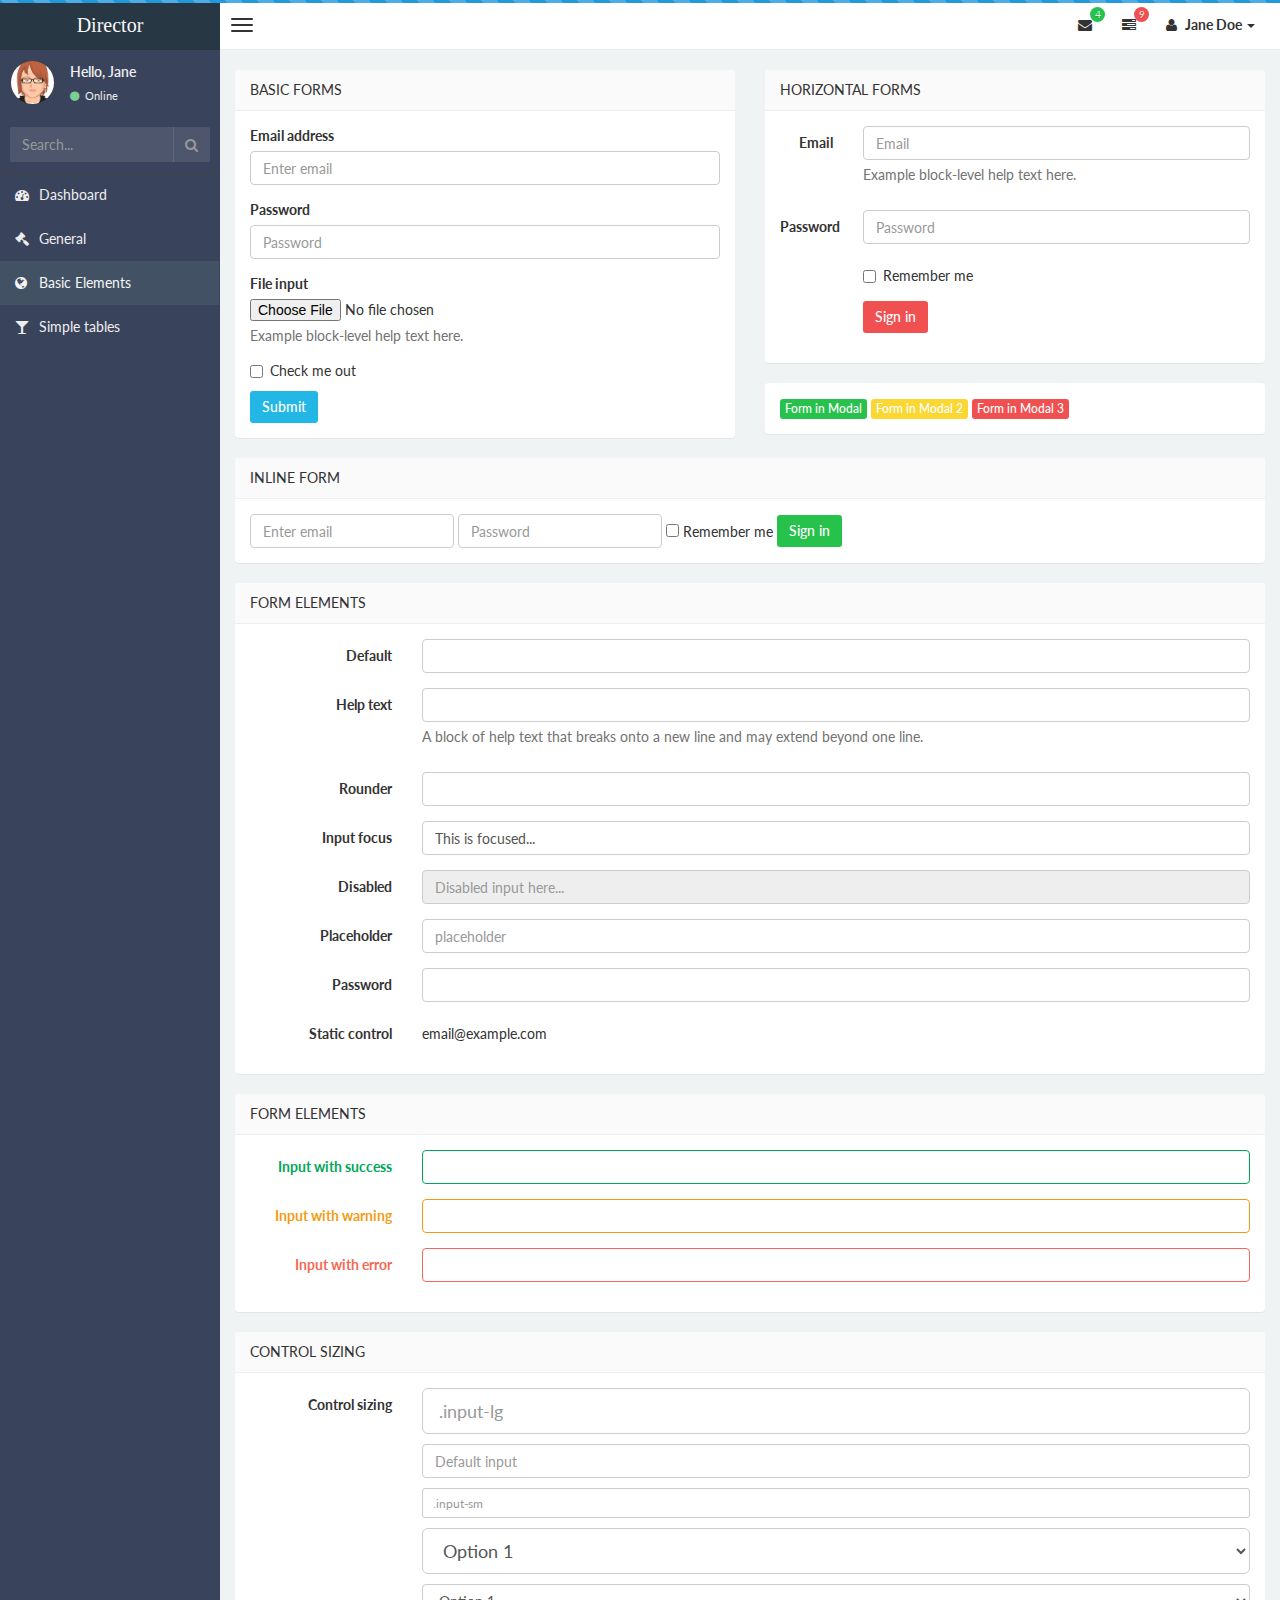
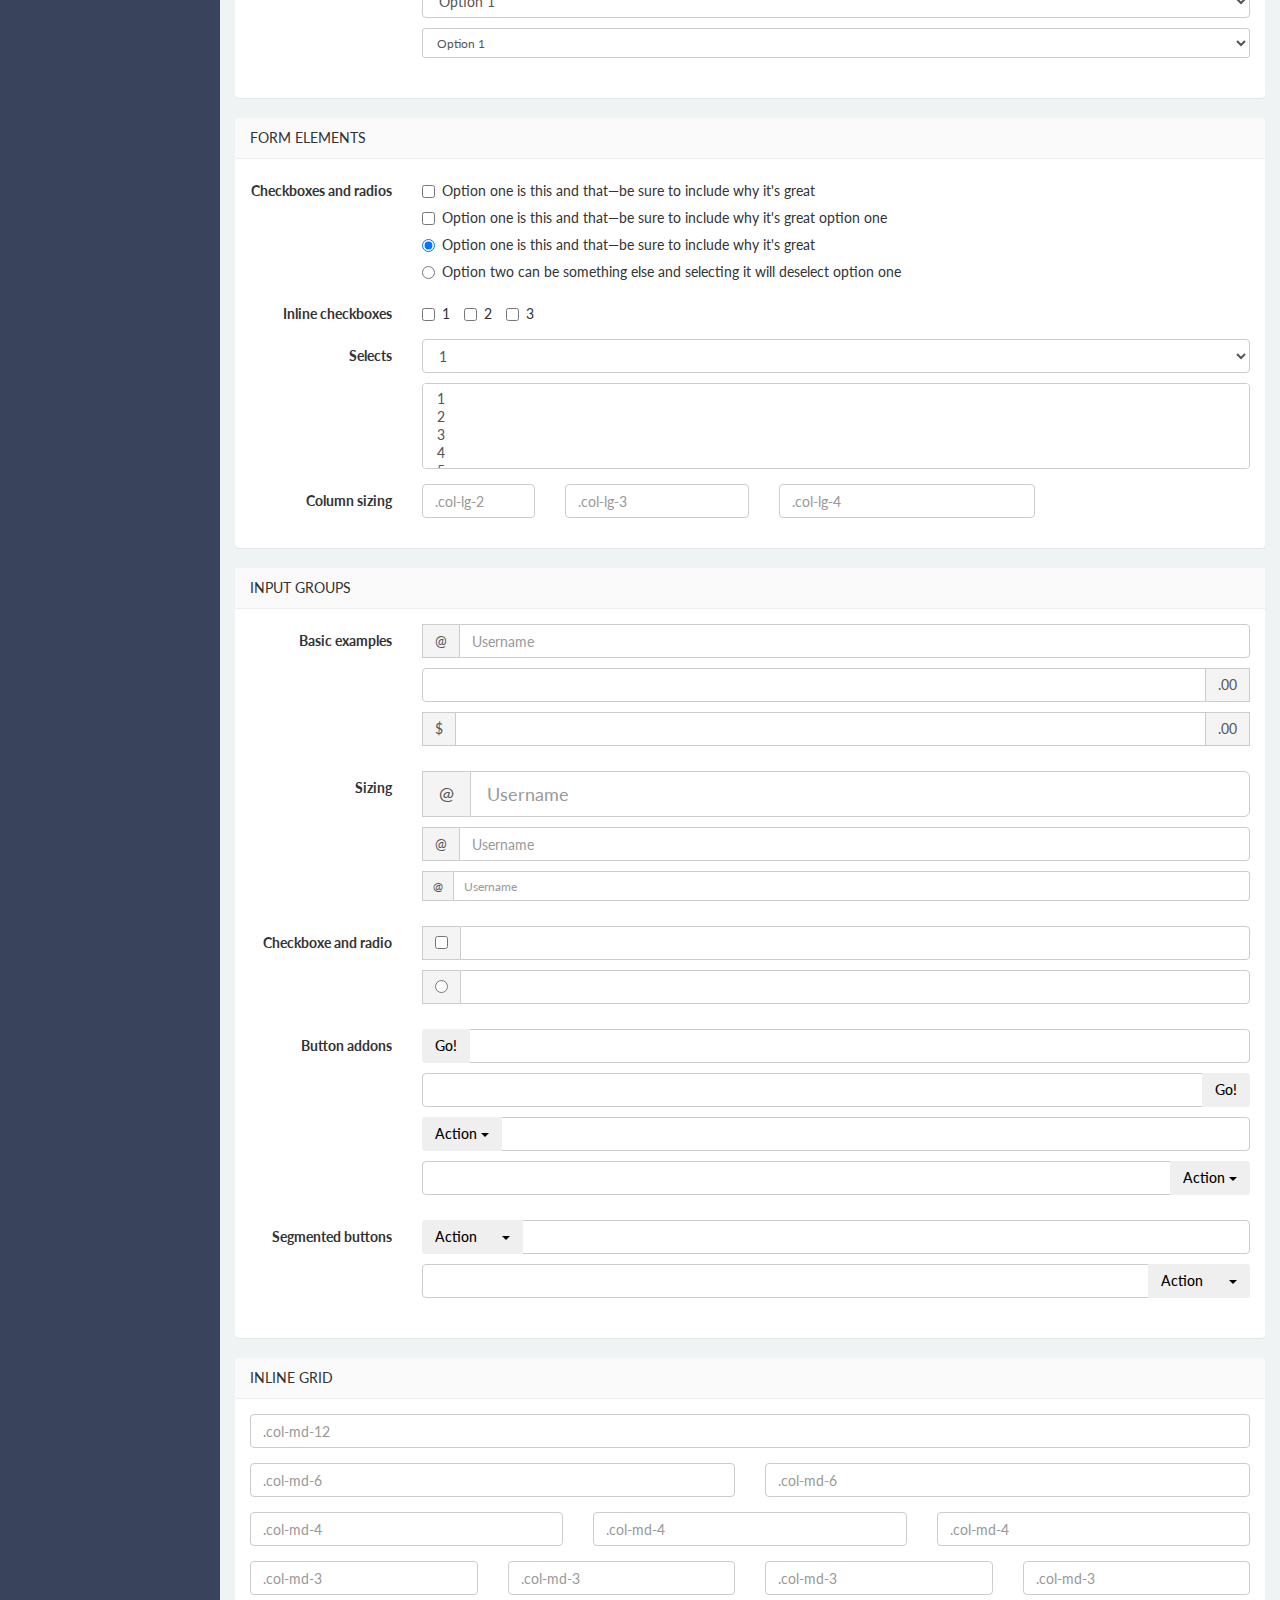
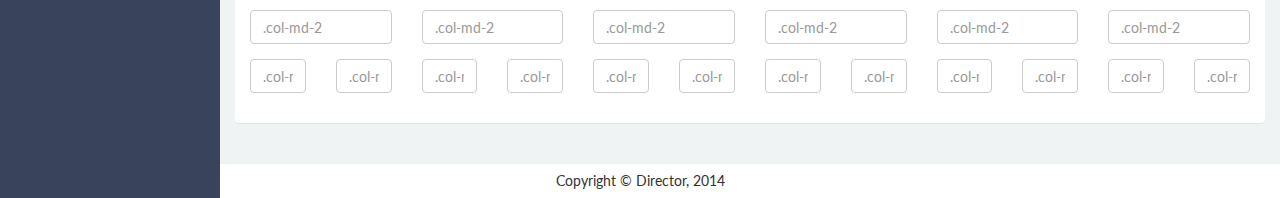
<file: basic_form.html>
<!DOCTYPE html>
<html>
    <head>
        <meta charset="UTF-8">
        <title>Director | Dashboard</title>
        <meta content='width=device-width, initial-scale=1, maximum-scale=1, user-scalable=no' name='viewport'>
        <meta name="description" content="Developed By M Abdur Rokib Promy">
        <meta name="keywords" content="Admin, Bootstrap 3, Template, Theme, Responsive">
        <!-- bootstrap 3.0.2 -->
        <link href="css/bootstrap.min.css" rel="stylesheet" type="text/css" />
        <!-- font Awesome -->
        <link href="css/font-awesome.min.css" rel="stylesheet" type="text/css" />
        <!-- Ionicons -->
        <link href="css/ionicons.min.css" rel="stylesheet" type="text/css" />

        <link href='http://fonts.googleapis.com/css?family=Lato' rel='stylesheet' type='text/css'>
        <!-- Theme style -->
        <link href="css/style.css" rel="stylesheet" type="text/css" />

        <!-- HTML5 Shim and Respond.js IE8 support of HTML5 elements and media queries -->
        <!-- WARNING: Respond.js doesn't work if you view the page via file:// -->
        <!--[if lt IE 9]>
          <script src="https://oss.maxcdn.com/libs/html5shiv/3.7.0/html5shiv.js"></script>
          <script src="https://oss.maxcdn.com/libs/respond.js/1.3.0/respond.min.js"></script>
        <![endif]-->
    </head>
    <body class="skin-black">
        <!-- header logo: style can be found in header.less -->
        <header class="header">
            <a href="index.html" class="logo">
                <!-- Add the class icon to your logo image or logo icon to add the margining -->
                Director
            </a>
            <!-- Header Navbar: style can be found in header.less -->
            <nav class="navbar navbar-static-top" role="navigation">
                <!-- Sidebar toggle button-->
                <a href="#" class="navbar-btn sidebar-toggle" data-toggle="offcanvas" role="button">
                    <span class="sr-only">Toggle navigation</span>
                    <span class="icon-bar"></span>
                    <span class="icon-bar"></span>
                    <span class="icon-bar"></span>
                </a>
                <div class="navbar-right">
                    <ul class="nav navbar-nav">
                        <!-- Messages: style can be found in dropdown.less-->
                        <li class="dropdown messages-menu">
                            <a href="#" class="dropdown-toggle" data-toggle="dropdown">
                                <i class="fa fa-envelope"></i>
                                <span class="label label-success">4</span>
                            </a>
                            <ul class="dropdown-menu">
                                <li class="header">You have 4 messages</li>
                                <li>
                                    <!-- inner menu: contains the actual data -->
                                    <ul class="menu">
                                        <li><!-- start message -->
                                            <a href="#">
                                                <div class="pull-left">
                                                    <img src="img/avatar3.png" class="img-circle" alt="User Image"/>
                                                </div>
                                                <h4>
                                                    Support Team
                                                    <small><i class="fa fa-clock-o"></i> 5 mins</small>
                                                </h4>
                                                <p>Why not buy a new awesome theme?</p>
                                            </a>
                                        </li><!-- end message -->
                                        <li>
                                            <a href="#">
                                                <div class="pull-left">
                                                    <img src="img/avatar2.png" class="img-circle" alt="user image"/>
                                                </div>
                                                <h4>
                                                    Director Design Team
                                                    <small><i class="fa fa-clock-o"></i> 2 hours</small>
                                                </h4>
                                                <p>Why not buy a new awesome theme?</p>
                                            </a>
                                        </li>
                                        <li>
                                            <a href="#">
                                                <div class="pull-left">
                                                    <img src="img/avatar.png" class="img-circle" alt="user image"/>
                                                </div>
                                                <h4>
                                                    Developers
                                                    <small><i class="fa fa-clock-o"></i> Today</small>
                                                </h4>
                                                <p>Why not buy a new awesome theme?</p>
                                            </a>
                                        </li>
                                        <li>
                                            <a href="#">
                                                <div class="pull-left">
                                                    <img src="img/avatar2.png" class="img-circle" alt="user image"/>
                                                </div>
                                                <h4>
                                                    Sales Department
                                                    <small><i class="fa fa-clock-o"></i> Yesterday</small>
                                                </h4>
                                                <p>Why not buy a new awesome theme?</p>
                                            </a>
                                        </li>
                                        <li>
                                            <a href="#">
                                                <div class="pull-left">
                                                    <img src="img/avatar.png" class="img-circle" alt="user image"/>
                                                </div>
                                                <h4>
                                                    Reviewers
                                                    <small><i class="fa fa-clock-o"></i> 2 days</small>
                                                </h4>
                                                <p>Why not buy a new awesome theme?</p>
                                            </a>
                                        </li>
                                    </ul>
                                </li>
                                <li class="footer"><a href="#">See All Messages</a></li>
                            </ul>
                        </li>
                        <li class="dropdown tasks-menu">
                            <a href="#" class="dropdown-toggle" data-toggle="dropdown">
                                <i class="fa fa-tasks"></i>
                                <span class="label label-danger">9</span>
                            </a>
                            <ul class="dropdown-menu">

                                <li class="header">You have 9 tasks</li>
                                <li>
                                    <!-- inner menu: contains the actual data -->
                                    <ul class="menu">
                                        <li><!-- Task item -->
                                            <a href="#">
                                                <h3>
                                                    Design some buttons
                                                    <small class="pull-right">20%</small>
                                                </h3>
                                                <div class="progress progress-striped xs">
                                                    <div class="progress-bar progress-bar-success" style="width: 20%" role="progressbar" aria-valuenow="20" aria-valuemin="0" aria-valuemax="100">
                                                        <span class="sr-only">20% Complete</span>
                                                    </div>
                                                </div>
                                            </a>
                                        </li><!-- end task item -->
                                        <li><!-- Task item -->
                                            <a href="#">
                                                <h3>
                                                    Create a nice theme
                                                    <small class="pull-right">40%</small>
                                                </h3>
                                                <div class="progress progress-striped xs">
                                                    <div class="progress-bar progress-bar-danger" style="width: 40%" role="progressbar" aria-valuenow="20" aria-valuemin="0" aria-valuemax="100">
                                                        <span class="sr-only">40% Complete</span>
                                                    </div>
                                                </div>
                                            </a>
                                        </li><!-- end task item -->
                                        <li><!-- Task item -->
                                            <a href="#">
                                                <h3>
                                                    Some task I need to do
                                                    <small class="pull-right">60%</small>
                                                </h3>
                                                <div class="progress progress-striped xs">
                                                    <div class="progress-bar progress-bar-info" style="width: 60%" role="progressbar" aria-valuenow="20" aria-valuemin="0" aria-valuemax="100">
                                                        <span class="sr-only">60% Complete</span>
                                                    </div>
                                                </div>
                                            </a>
                                        </li><!-- end task item -->
                                        <li><!-- Task item -->
                                            <a href="#">
                                                <h3>
                                                    Make beautiful transitions
                                                    <small class="pull-right">80%</small>
                                                </h3>
                                                <div class="progress progress-striped xs">
                                                    <div class="progress-bar progress-bar-warning" style="width: 80%" role="progressbar" aria-valuenow="20" aria-valuemin="0" aria-valuemax="100">
                                                        <span class="sr-only">80% Complete</span>
                                                    </div>
                                                </div>
                                            </a>
                                        </li><!-- end task item -->
                                    </ul>
                                </li>
                                <li class="footer">
                                    <a href="#">View all tasks</a>
                                </li>

                            </ul>
                        </li>
                        <!-- User Account: style can be found in dropdown.less -->
                        <li class="dropdown user user-menu">

                            <a href="#" class="dropdown-toggle" data-toggle="dropdown">
                                <i class="fa fa-user"></i>
                                <span>Jane Doe <i class="caret"></i></span>
                            </a>
                            <ul class="dropdown-menu dropdown-custom dropdown-menu-right">
                                <li class="dropdown-header text-center">Account</li>

                                <li>
                                    <a href="#">
                                    <i class="fa fa-clock-o fa-fw pull-right"></i>
                                        <span class="badge badge-success pull-right">10</span> Updates</a>
                                    <a href="#">
                                    <i class="fa fa-envelope-o fa-fw pull-right"></i>
                                        <span class="badge badge-danger pull-right">5</span> Messages</a>
                                    <a href="#"><i class="fa fa-magnet fa-fw pull-right"></i>
                                        <span class="badge badge-info pull-right">3</span> Subscriptions</a>
                                    <a href="#"><i class="fa fa-question fa-fw pull-right"></i> <span class=
                                        "badge pull-right">11</span> FAQ</a>
                                </li>

                                <li class="divider"></li>

                                    <li>
                                        <a href="#">
                                        <i class="fa fa-user fa-fw pull-right"></i>
                                            Profile
                                        </a>
                                        <a data-toggle="modal" href="#modal-user-settings">
                                        <i class="fa fa-cog fa-fw pull-right"></i>
                                            Settings
                                        </a>
                                        </li>

                                        <li class="divider"></li>

                                        <li>
                                            <a href="#"><i class="fa fa-ban fa-fw pull-right"></i> Logout</a>
                                        </li>
                                    </ul>

                        </li>
                    </ul>
                </div>
            </nav>
        </header>
        <div class="wrapper row-offcanvas row-offcanvas-left">
            <!-- Left side column. contains the logo and sidebar -->
            <aside class="left-side sidebar-offcanvas">
                <!-- sidebar: style can be found in sidebar.less -->
                <section class="sidebar">
                    <!-- Sidebar user panel -->
                    <div class="user-panel">
                        <div class="pull-left image">
                            <img src="img/avatar3.png" class="img-circle" alt="User Image" />
                        </div>
                        <div class="pull-left info">
                            <p>Hello, Jane</p>

                            <a href="#"><i class="fa fa-circle text-success"></i> Online</a>
                        </div>
                    </div>
                    <!-- search form -->
                    <form action="#" method="get" class="sidebar-form">
                        <div class="input-group">
                            <input type="text" name="q" class="form-control" placeholder="Search..."/>
                            <span class="input-group-btn">
                                <button type='submit' name='seach' id='search-btn' class="btn btn-flat"><i class="fa fa-search"></i></button>
                            </span>
                        </div>
                    </form>
                    <!-- /.search form -->
                    <!-- sidebar menu: : style can be found in sidebar.less -->
                    <ul class="sidebar-menu">
                        <li>
                            <a href="index.html">
                                <i class="fa fa-dashboard"></i> <span>Dashboard</span>
                            </a>
                        </li>
                        <li>
                            <a href="general.html">
                                <i class="fa fa-gavel"></i> <span>General</span>
                            </a>
                        </li>

                        <li class="active">
                            <a href="basic_form.html">
                                <i class="fa fa-globe"></i> <span>Basic Elements</span>
                            </a>
                        </li>

                        <li>
                            <a href="simple.html">
                                <i class="fa fa-glass"></i> <span>Simple tables</span>
                            </a>
                        </li>

                    </ul>
                </section>
                <!-- /.sidebar -->
            </aside>

            <!-- Right side column. Contains the navbar and content of the page -->
            <aside class="right-side">
                <!-- Content Header (Page header) -->


                <!-- Main content -->
                <section class="content">
                    <div class="row">
                      <div class="col-lg-6">
                          <section class="panel">
                              <header class="panel-heading">
                                  Basic Forms
                              </header>
                              <div class="panel-body">
                                  <form role="form">
                                      <div class="form-group">
                                          <label for="exampleInputEmail1">Email address</label>
                                          <input type="email" class="form-control" id="exampleInputEmail1" placeholder="Enter email">
                                      </div>
                                      <div class="form-group">
                                          <label for="exampleInputPassword1">Password</label>
                                          <input type="password" class="form-control" id="exampleInputPassword1" placeholder="Password">
                                      </div>
                                      <div class="form-group">
                                          <label for="exampleInputFile">File input</label>
                                          <input type="file" id="exampleInputFile">
                                          <p class="help-block">Example block-level help text here.</p>
                                      </div>
                                      <div class="checkbox">
                                          <label>
                                              <input type="checkbox"> Check me out
                                          </label>
                                      </div>
                                      <button type="submit" class="btn btn-info">Submit</button>
                                  </form>

                              </div>
                          </section>
                      </div>
                      <div class="col-lg-6">
                          <section class="panel">
                              <header class="panel-heading">
                                  Horizontal Forms
                              </header>
                              <div class="panel-body">
                                  <form class="form-horizontal" role="form">
                                      <div class="form-group">
                                          <label for="inputEmail1" class="col-lg-2 col-sm-2 control-label">Email</label>
                                          <div class="col-lg-10">
                                              <input type="email" class="form-control" id="inputEmail1" placeholder="Email">
                                              <p class="help-block">Example block-level help text here.</p>
                                          </div>
                                      </div>
                                      <div class="form-group">
                                          <label for="inputPassword1" class="col-lg-2 col-sm-2 control-label">Password</label>
                                          <div class="col-lg-10">
                                              <input type="password" class="form-control" id="inputPassword1" placeholder="Password">
                                          </div>
                                      </div>
                                      <div class="form-group">
                                          <div class="col-lg-offset-2 col-lg-10">
                                              <div class="checkbox">
                                                  <label>
                                                      <input type="checkbox"> Remember me
                                                  </label>
                                              </div>
                                          </div>
                                      </div>
                                      <div class="form-group">
                                          <div class="col-lg-offset-2 col-lg-10">
                                              <button type="submit" class="btn btn-danger">Sign in</button>
                                          </div>
                                      </div>
                                  </form>
                              </div>
                          </section>
                          <section class="panel">

                              <div class="panel-body">
                                  <a href="#myModal" data-toggle="modal" class="btn btn-xs btn-success">
                                      Form in Modal
                                  </a>
                                  <a href="#myModal-1" data-toggle="modal" class="btn btn-xs btn-warning">
                                      Form in Modal 2
                                  </a>
                                  <a href="#myModal-2" data-toggle="modal" class="btn btn-xs btn-danger">
                                      Form in Modal 3
                                  </a>

                                  <div aria-hidden="true" aria-labelledby="myModalLabel" role="dialog" tabindex="-1" id="myModal" class="modal fade">
                                      <div class="modal-dialog">
                                          <div class="modal-content">
                                              <div class="modal-header">
                                                  <button aria-hidden="true" data-dismiss="modal" class="close" type="button">×</button>
                                                  <h4 class="modal-title">Form Tittle</h4>
                                              </div>
                                              <div class="modal-body">

                                                  <form role="form">
                                                      <div class="form-group">
                                                          <label for="exampleInputEmail1">Email address</label>
                                                          <input type="email" class="form-control" id="exampleInputEmail3" placeholder="Enter email">
                                                      </div>
                                                      <div class="form-group">
                                                          <label for="exampleInputPassword1">Password</label>
                                                          <input type="password" class="form-control" id="exampleInputPassword3" placeholder="Password">
                                                      </div>
                                                      <div class="form-group">
                                                          <label for="exampleInputFile">File input</label>
                                                          <input type="file" id="exampleInputFile3">
                                                          <p class="help-block">Example block-level help text here.</p>
                                                      </div>
                                                      <div class="checkbox">
                                                          <label>
                                                              <input type="checkbox"> Check me out
                                                          </label>
                                                      </div>
                                                      <button type="submit" class="btn btn-default">Submit</button>
                                                  </form>
                                              </div>
                                          </div>
                                      </div>
                                  </div>
                                  <div aria-hidden="true" aria-labelledby="myModalLabel" role="dialog" tabindex="-1" id="myModal-1" class="modal fade">
                                      <div class="modal-dialog">
                                          <div class="modal-content">
                                              <div class="modal-header">
                                                  <button aria-hidden="true" data-dismiss="modal" class="close" type="button">×</button>
                                                  <h4 class="modal-title">Form Tittle</h4>
                                              </div>
                                              <div class="modal-body">

                                                  <form class="form-horizontal" role="form">
                                                      <div class="form-group">
                                                          <label for="inputEmail1" class="col-lg-2 col-sm-2 control-label">Email</label>
                                                          <div class="col-lg-10">
                                                              <input type="email" class="form-control" id="inputEmail4" placeholder="Email">
                                                          </div>
                                                      </div>
                                                      <div class="form-group">
                                                          <label for="inputPassword1" class="col-lg-2 col-sm-2 control-label">Password</label>
                                                          <div class="col-lg-10">
                                                              <input type="password" class="form-control" id="inputPassword4" placeholder="Password">
                                                          </div>
                                                      </div>
                                                      <div class="form-group">
                                                          <div class="col-lg-offset-2 col-lg-10">
                                                              <div class="checkbox">
                                                                  <label>
                                                                      <input type="checkbox"> Remember me
                                                                  </label>
                                                              </div>
                                                          </div>
                                                      </div>
                                                      <div class="form-group">
                                                          <div class="col-lg-offset-2 col-lg-10">
                                                              <button type="submit" class="btn btn-default">Sign in</button>
                                                          </div>
                                                      </div>
                                                  </form>

                                              </div>

                                          </div>
                                      </div>
                                  </div>
                                  <div aria-hidden="true" aria-labelledby="myModalLabel" role="dialog" tabindex="-1" id="myModal-2" class="modal fade">
                                      <div class="modal-dialog">
                                          <div class="modal-content">
                                              <div class="modal-header">
                                                  <button aria-hidden="true" data-dismiss="modal" class="close" type="button">×</button>
                                                  <h4 class="modal-title">Form Tittle</h4>
                                              </div>
                                              <div class="modal-body">
                                                  <form class="form-inline" role="form">
                                                      <div class="form-group">
                                                          <label class="sr-only" for="exampleInputEmail2">Email address</label>
                                                          <input type="email" class="form-control sm-input" id="exampleInputEmail5" placeholder="Enter email">
                                                      </div>
                                                      <div class="form-group">
                                                          <label class="sr-only" for="exampleInputPassword2">Password</label>
                                                          <input type="password" class="form-control sm-input" id="exampleInputPassword5" placeholder="Password">
                                                      </div>
                                                      <div class="checkbox">
                                                          <label>
                                                              <input type="checkbox"> Remember me
                                                          </label>
                                                      </div>
                                                      <button type="submit" class="btn btn-default">Sign in</button>
                                                  </form>

                                              </div>

                                          </div>
                                      </div>
                                  </div>
                              </div>
                          </section>
                      </div>
                    </div><!--row1-->
                    <div class="row">
                        <div class="col-md-12">
                            <section class="panel">
                              <header class="panel-heading">
                                  Inline form
                              </header>
                              <div class="panel-body">
                                  <form class="form-inline" role="form">
                                      <div class="form-group">
                                          <label class="sr-only" for="exampleInputEmail2">Email address</label>
                                          <input type="email" class="form-control" id="exampleInputEmail2" placeholder="Enter email">
                                      </div>
                                      <div class="form-group">
                                          <label class="sr-only" for="exampleInputPassword2">Password</label>
                                          <input type="password" class="form-control" id="exampleInputPassword2" placeholder="Password">
                                      </div>
                                      <div class="checkbox">
                                          <label>
                                              <input type="checkbox"> Remember me
                                          </label>
                                      </div>
                                      <button type="submit" class="btn btn-success">Sign in</button>
                                  </form>

                              </div>
                            </section>
                        </div>
                    </div>
                    <div class="row">
                        <div class="col-md-12">
                            <section class="panel">
                              <header class="panel-heading">
                                 Form Elements
                              </header>
                              <div class="panel-body">
                                  <form class="form-horizontal tasi-form" method="get">
                                      <div class="form-group">
                                          <label class="col-sm-2 col-sm-2 control-label">Default</label>
                                          <div class="col-sm-10">
                                              <input type="text" class="form-control">
                                          </div>
                                      </div>
                                      <div class="form-group">
                                          <label class="col-sm-2 col-sm-2 control-label">Help text</label>
                                          <div class="col-sm-10">
                                              <input type="text" class="form-control">
                                              <span class="help-block">A block of help text that breaks onto a new line and may extend beyond one line.</span>
                                          </div>
                                      </div>
                                      <div class="form-group">
                                          <label class="col-sm-2 col-sm-2 control-label">Rounder</label>
                                          <div class="col-sm-10">
                                              <input type="text" class="form-control round-input">
                                          </div>
                                      </div>
                                      <div class="form-group">
                                          <label class="col-sm-2 col-sm-2 control-label">Input focus</label>
                                          <div class="col-sm-10">
                                              <input class="form-control" id="focusedInput" type="text" value="This is focused...">
                                          </div>
                                      </div>
                                      <div class="form-group">
                                          <label class="col-sm-2 col-sm-2 control-label">Disabled</label>
                                          <div class="col-sm-10">
                                              <input class="form-control" id="disabledInput" type="text" placeholder="Disabled input here..." disabled="">
                                          </div>
                                      </div>
                                      <div class="form-group">
                                          <label class="col-sm-2 col-sm-2 control-label">Placeholder</label>
                                          <div class="col-sm-10">
                                              <input type="text" class="form-control" placeholder="placeholder">
                                          </div>
                                      </div>
                                      <div class="form-group">
                                          <label class="col-sm-2 col-sm-2 control-label">Password</label>
                                          <div class="col-sm-10">
                                              <input type="password" class="form-control" placeholder="">
                                          </div>
                                      </div>
                                      <div class="form-group">
                                          <label class="col-lg-2 col-sm-2 control-label">Static control</label>
                                          <div class="col-lg-10">
                                              <p class="form-control-static">email@example.com</p>
                                          </div>
                                      </div>
                                  </form>
                              </div>
                            </section>
                            <section class="panel">
                                <header class="panel-heading">
                                 Form Elements
                                </header>
                                <div class="panel-body">
                                  <form class="form-horizontal tasi-form" method="get">
                                      <div class="form-group has-success">
                                          <label class="col-sm-2 control-label col-lg-2" for="inputSuccess">Input with success</label>
                                          <div class="col-lg-10">
                                              <input type="text" class="form-control" id="inputSuccess">
                                          </div>
                                      </div>
                                      <div class="form-group has-warning">
                                          <label class="col-sm-2 control-label col-lg-2" for="inputWarning">Input with warning</label>
                                          <div class="col-lg-10">
                                              <input type="text" class="form-control" id="inputWarning">
                                          </div>
                                      </div>
                                      <div class="form-group has-error">
                                          <label class="col-sm-2 control-label col-lg-2" for="inputError">Input with error</label>
                                          <div class="col-lg-10">
                                              <input type="text" class="form-control" id="inputError">
                                          </div>
                                      </div>
                                  </form>
                                </div>
                            </section>
                            <section class="panel">
                                <header class="panel-heading">
                                     Control sizing
                                </header>
                                <div class="panel-body">
                                  <form class="form-horizontal tasi-form" method="get">
                                      <div class="form-group">
                                          <label class="col-sm-2 control-label col-lg-2" for="inputSuccess">Control sizing</label>
                                          <div class="col-lg-10">
                                              <input class="form-control input-lg m-b-10" type="text" placeholder=".input-lg">
                                              <input class="form-control m-b-10" type="text" placeholder="Default input">
                                              <input class="form-control input-sm m-b-10" type="text" placeholder=".input-sm">

                                              <select class="form-control input-lg m-b-10">
                                                  <option>Option 1</option>
                                                  <option>Option 2</option>
                                                  <option>Option 3</option>
                                              </select>
                                              <select class="form-control m-b-10">
                                                  <option>Option 1</option>
                                                  <option>Option 2</option>
                                                  <option>Option 3</option>
                                              </select>
                                              <select class="form-control input-sm m-b-10">
                                                  <option>Option 1</option>
                                                  <option>Option 2</option>
                                                  <option>Option 3</option>
                                              </select>
                                          </div>
                                      </div>
                                  </form>
                                </div>
                            </section>
                            <section class="panel">
                                <header class="panel-heading">
                                 Form Elements
                                </header>
                                <div class="panel-body">
                                    <form class="form-horizontal tasi-form" method="get">
                                      <div class="form-group">
                                          <label class="col-sm-2 control-label col-lg-2" for="inputSuccess">Checkboxes and radios</label>
                                          <div class="col-lg-10">
                                              <div class="checkbox">
                                                  <label>
                                                      <input type="checkbox" value="">
                                                      Option one is this and that—be sure to include why it's great
                                                  </label>
                                              </div>

                                              <div class="checkbox">
                                                  <label>
                                                      <input type="checkbox" value="">
                                                      Option one is this and that—be sure to include why it's great option one
                                                  </label>
                                              </div>

                                              <div class="radio">
                                                  <label>
                                                      <input type="radio" name="optionsRadios" id="optionsRadios1" value="option1" checked="">
                                                      Option one is this and that—be sure to include why it's great
                                                  </label>
                                              </div>
                                              <div class="radio">
                                                  <label>
                                                      <input type="radio" name="optionsRadios" id="optionsRadios2" value="option2">
                                                      Option two can be something else and selecting it will deselect option one
                                                  </label>
                                              </div>

                                          </div>
                                      </div>
                                      <div class="form-group">
                                          <label class="col-sm-2 control-label col-lg-2" for="inputSuccess">Inline checkboxes</label>
                                          <div class="col-lg-10">
                                              <label class="checkbox-inline">
                                                  <input type="checkbox" id="inlineCheckbox1" value="option1"> 1
                                              </label>
                                              <label class="checkbox-inline">
                                                  <input type="checkbox" id="inlineCheckbox2" value="option2"> 2
                                              </label>
                                              <label class="checkbox-inline">
                                                  <input type="checkbox" id="inlineCheckbox3" value="option3"> 3
                                              </label>

                                          </div>
                                      </div>
                                      <div class="form-group">
                                          <label class="col-sm-2 control-label col-lg-2" for="inputSuccess">Selects</label>
                                          <div class="col-lg-10">
                                              <select class="form-control m-b-10">
                                                  <option>1</option>
                                                  <option>2</option>
                                                  <option>3</option>
                                                  <option>4</option>
                                                  <option>5</option>
                                              </select>

                                              <select multiple="" class="form-control">
                                                  <option>1</option>
                                                  <option>2</option>
                                                  <option>3</option>
                                                  <option>4</option>
                                                  <option>5</option>
                                              </select>
                                          </div>
                                      </div>

                                      <div class="form-group">
                                          <label class="col-sm-2 control-label col-lg-2" for="inputSuccess">Column sizing</label>
                                          <div class="col-lg-10">
                                              <div class="row">
                                                  <div class="col-lg-2">
                                                      <input type="text" class="form-control" placeholder=".col-lg-2">
                                                  </div>
                                                  <div class="col-lg-3">
                                                      <input type="text" class="form-control" placeholder=".col-lg-3">
                                                  </div>
                                                  <div class="col-lg-4">
                                                      <input type="text" class="form-control" placeholder=".col-lg-4">
                                                  </div>
                                              </div>

                                          </div>
                                      </div>

                                  </form>
                              </div>
                            </section>
                            <section class="panel">
                              <header class="panel-heading">
                                  Input groups
                              </header>
                              <div class="panel-body">
                                  <form class="form-horizontal tasi-form" method="get">
                                      <div class="form-group">
                                          <label class="col-sm-2 control-label col-lg-2">Basic examples</label>
                                          <div class="col-lg-10">
                                              <div class="input-group m-b-10">
                                                  <span class="input-group-addon">@</span>
                                                  <input type="text" class="form-control" placeholder="Username">
                                              </div>

                                              <div class="input-group m-b-10">
                                                  <input type="text" class="form-control">
                                                  <span class="input-group-addon">.00</span>
                                              </div>

                                              <div class="input-group m-b-10">
                                                  <span class="input-group-addon">$</span>
                                                  <input type="text" class="form-control">
                                                  <span class="input-group-addon">.00</span>
                                              </div>
                                          </div>
                                      </div>
                                      <div class="form-group">
                                          <label class="col-sm-2 control-label col-lg-2">Sizing</label>
                                          <div class="col-lg-10">
                                              <div class="input-group input-group-lg m-b-10">
                                                  <span class="input-group-addon">@</span>
                                                  <input type="text" class="form-control input-lg" placeholder="Username">
                                              </div>

                                              <div class="input-group m-b-10">
                                                  <span class="input-group-addon">@</span>
                                                  <input type="text" class="form-control" placeholder="Username">
                                              </div>

                                              <div class="input-group input-group-sm m-b-10">
                                                  <span class="input-group-addon">@</span>
                                                  <input type="text" class="form-control" placeholder="Username">
                                              </div>

                                          </div>
                                      </div>
                                      <div class="form-group">
                                          <label class="col-sm-2 control-label col-lg-2">Checkboxe and radio</label>
                                          <div class="col-lg-10">
                                              <div class="input-group m-b-10">
                                                  <span class="input-group-addon">
                                                    <input type="checkbox">
                                                  </span>
                                                  <input type="text" class="form-control">
                                              </div>

                                              <div class="input-group m-b-10">
                                                  <span class="input-group-addon">
                                                    <input type="radio">
                                                  </span>
                                                  <input type="text" class="form-control">
                                              </div>

                                          </div>
                                      </div>
                                      <div class="form-group">
                                          <label class="col-sm-2 control-label col-lg-2">Button addons</label>
                                          <div class="col-lg-10">
                                              <div class="input-group m-b-10">
                                                  <span class="input-group-btn">
                                                    <button class="btn btn-white" type="button">Go!</button>
                                                  </span>
                                                  <input type="text" class="form-control">
                                              </div>

                                              <div class="input-group m-b-10">
                                                  <input type="text" class="form-control">
                                                  <span class="input-group-btn">
                                                    <button class="btn btn-white" type="button">Go!</button>
                                                  </span>
                                              </div>

                                              <div class="input-group m-b-10">
                                                  <div class="input-group-btn">
                                                      <button type="button" class="btn btn-white dropdown-toggle" data-toggle="dropdown">Action <span class="caret"></span></button>
                                                      <ul class="dropdown-menu">
                                                          <li><a href="#">Action</a></li>
                                                          <li><a href="#">Another action</a></li>
                                                          <li><a href="#">Something else here</a></li>
                                                          <li class="divider"></li>
                                                          <li><a href="#">Separated link</a></li>
                                                      </ul>
                                                  </div>
                                                  <input type="text" class="form-control">
                                              </div>
                                              <div class="input-group m-b-10">
                                                  <input type="text" class="form-control">
                                                  <div class="input-group-btn">
                                                      <button type="button" class="btn btn-white dropdown-toggle" data-toggle="dropdown">Action <span class="caret"></span></button>
                                                      <ul class="dropdown-menu pull-right">
                                                          <li><a href="#">Action</a></li>
                                                          <li><a href="#">Another action</a></li>
                                                          <li><a href="#">Something else here</a></li>
                                                          <li class="divider"></li>
                                                          <li><a href="#">Separated link</a></li>
                                                      </ul>
                                                  </div>
                                              </div>

                                          </div>
                                      </div>

                                      <div class="form-group">
                                          <label class="col-sm-2 control-label col-lg-2">Segmented buttons</label>
                                          <div class="col-lg-10">
                                              <div class="input-group m-b-10">
                                                  <div class="input-group-btn">
                                                      <button tabindex="-1" class="btn btn-white" type="button">Action</button>
                                                      <button tabindex="-1" data-toggle="dropdown" class="btn btn-white dropdown-toggle" type="button">
                                                          <span class="caret"></span>
                                                      </button>
                                                      <ul role="menu" class="dropdown-menu">
                                                          <li><a href="#">Action</a></li>
                                                          <li><a href="#">Another action</a></li>
                                                          <li><a href="#">Something else here</a></li>
                                                          <li class="divider"></li>
                                                          <li><a href="#">Separated link</a></li>
                                                      </ul>
                                                  </div>
                                                  <input type="text" class="form-control">
                                              </div>

                                              <div class="input-group m-b-10">
                                                  <input type="text" class="form-control">
                                                  <div class="input-group-btn">
                                                      <button tabindex="-1" class="btn btn-white" type="button">Action</button>
                                                      <button tabindex="-1" data-toggle="dropdown" class="btn btn-white dropdown-toggle" type="button">
                                                          <span class="caret"></span>
                                                      </button>
                                                      <ul role="menu" class="dropdown-menu pull-right">
                                                          <li><a href="#">Action</a></li>
                                                          <li><a href="#">Another action</a></li>
                                                          <li><a href="#">Something else here</a></li>
                                                          <li class="divider"></li>
                                                          <li><a href="#">Separated link</a></li>
                                                      </ul>
                                                  </div>
                                              </div>
                                          </div>
                                      </div>

                                  </form>
                              </div>
                            </section>
                            <section class="panel">
                                <header class="panel-heading">
                                  Inline Grid
                                </header>
                                <div class="panel-body">

                                    <div class="row">

                                        <div class="col-md-12 form-group">
                                            <input type="text" placeholder=".col-md-12" class="form-control">
                                        </div>

                                        <div class="col-md-6 form-group">
                                            <input type="text" placeholder=".col-md-6" class="form-control">
                                        </div>

                                        <div class="col-md-6 form-group">
                                            <input type="text" placeholder=".col-md-6" class="form-control">
                                        </div>


                                        <div class="col-md-4 form-group">
                                            <input type="text" placeholder=".col-md-4" class="form-control">
                                        </div>

                                        <div class="col-md-4 form-group">
                                            <input type="text" placeholder=".col-md-4" class="form-control">
                                        </div>

                                        <div class="col-md-4 form-group">
                                            <input type="text" placeholder=".col-md-4" class="form-control">
                                        </div>


                                        <div class="col-md-3 form-group">
                                            <input type="text" placeholder=".col-md-3" class="form-control">
                                        </div>

                                        <div class="col-md-3 form-group">
                                            <input type="text" placeholder=".col-md-3" class="form-control">
                                        </div>

                                        <div class="col-md-3 form-group">
                                            <input type="text" placeholder=".col-md-3" class="form-control">
                                        </div>

                                        <div class="col-md-3 form-group">
                                            <input type="text" placeholder=".col-md-3" class="form-control">
                                        </div>


                                        <div class="col-md-2 form-group">
                                            <input type="text" placeholder=".col-md-2" class="form-control">
                                        </div>

                                        <div class="col-md-2 form-group">
                                            <input type="text" placeholder=".col-md-2" class="form-control">
                                        </div>

                                        <div class="col-md-2 form-group">
                                            <input type="text" placeholder=".col-md-2" class="form-control">
                                        </div>

                                        <div class="col-md-2 form-group">
                                            <input type="text" placeholder=".col-md-2" class="form-control">
                                        </div>

                                        <div class="col-md-2 form-group">
                                            <input type="text" placeholder=".col-md-2" class="form-control">
                                        </div>

                                        <div class="col-md-2 form-group">
                                            <input type="text" placeholder=".col-md-2" class="form-control">
                                        </div>


                                        <div class="col-md-1 form-group">
                                            <input type="text" placeholder=".col-md-1" class="form-control">
                                        </div>

                                        <div class="col-md-1 form-group">
                                            <input type="text" placeholder=".col-md-1" class="form-control">
                                        </div>

                                        <div class="col-md-1 form-group">
                                            <input type="text" placeholder=".col-md-1" class="form-control">
                                        </div>

                                        <div class="col-md-1 form-group">
                                            <input type="text" placeholder=".col-md-1" class="form-control">
                                        </div>

                                        <div class="col-md-1 form-group">
                                            <input type="text" placeholder=".col-md-1" class="form-control">
                                        </div>

                                        <div class="col-md-1 form-group">
                                            <input type="text" placeholder=".col-md-1" class="form-control">
                                        </div>

                                        <div class="col-md-1 form-group">
                                            <input type="text" placeholder=".col-md-1" class="form-control">
                                        </div>

                                        <div class="col-md-1 form-group">
                                            <input type="text" placeholder=".col-md-1" class="form-control">
                                        </div>

                                        <div class="col-md-1 form-group">
                                            <input type="text" placeholder=".col-md-1" class="form-control">
                                        </div>

                                        <div class="col-md-1 form-group">
                                            <input type="text" placeholder=".col-md-1" class="form-control">
                                        </div>

                                        <div class="col-md-1 form-group">
                                            <input type="text" placeholder=".col-md-1" class="form-control">
                                        </div>

                                        <div class="col-md-1 form-group">
                                            <input type="text" placeholder=".col-md-1" class="form-control">
                                        </div>
                                    </div>

                                </div>
                            </section>
                        </div>
                    </div>

                </section><!-- /.content -->
            </aside><!-- /.right-side -->
            <div class="footer-main">
                Copyright &copy Director, 2014
            </div>
        </div><!-- ./wrapper -->
        <!-- jQuery 2.0.2 -->
        <script src="http://ajax.googleapis.com/ajax/libs/jquery/2.0.2/jquery.min.js"></script>
        <script src="js/jquery.min.js" type="text/javascript"></script>

        <!-- Bootstrap -->
        <script src="js/bootstrap.min.js" type="text/javascript"></script>
        <!-- Director App -->
        <script src="js/Director/app.js" type="text/javascript"></script>
    </body>
</html>
</file>
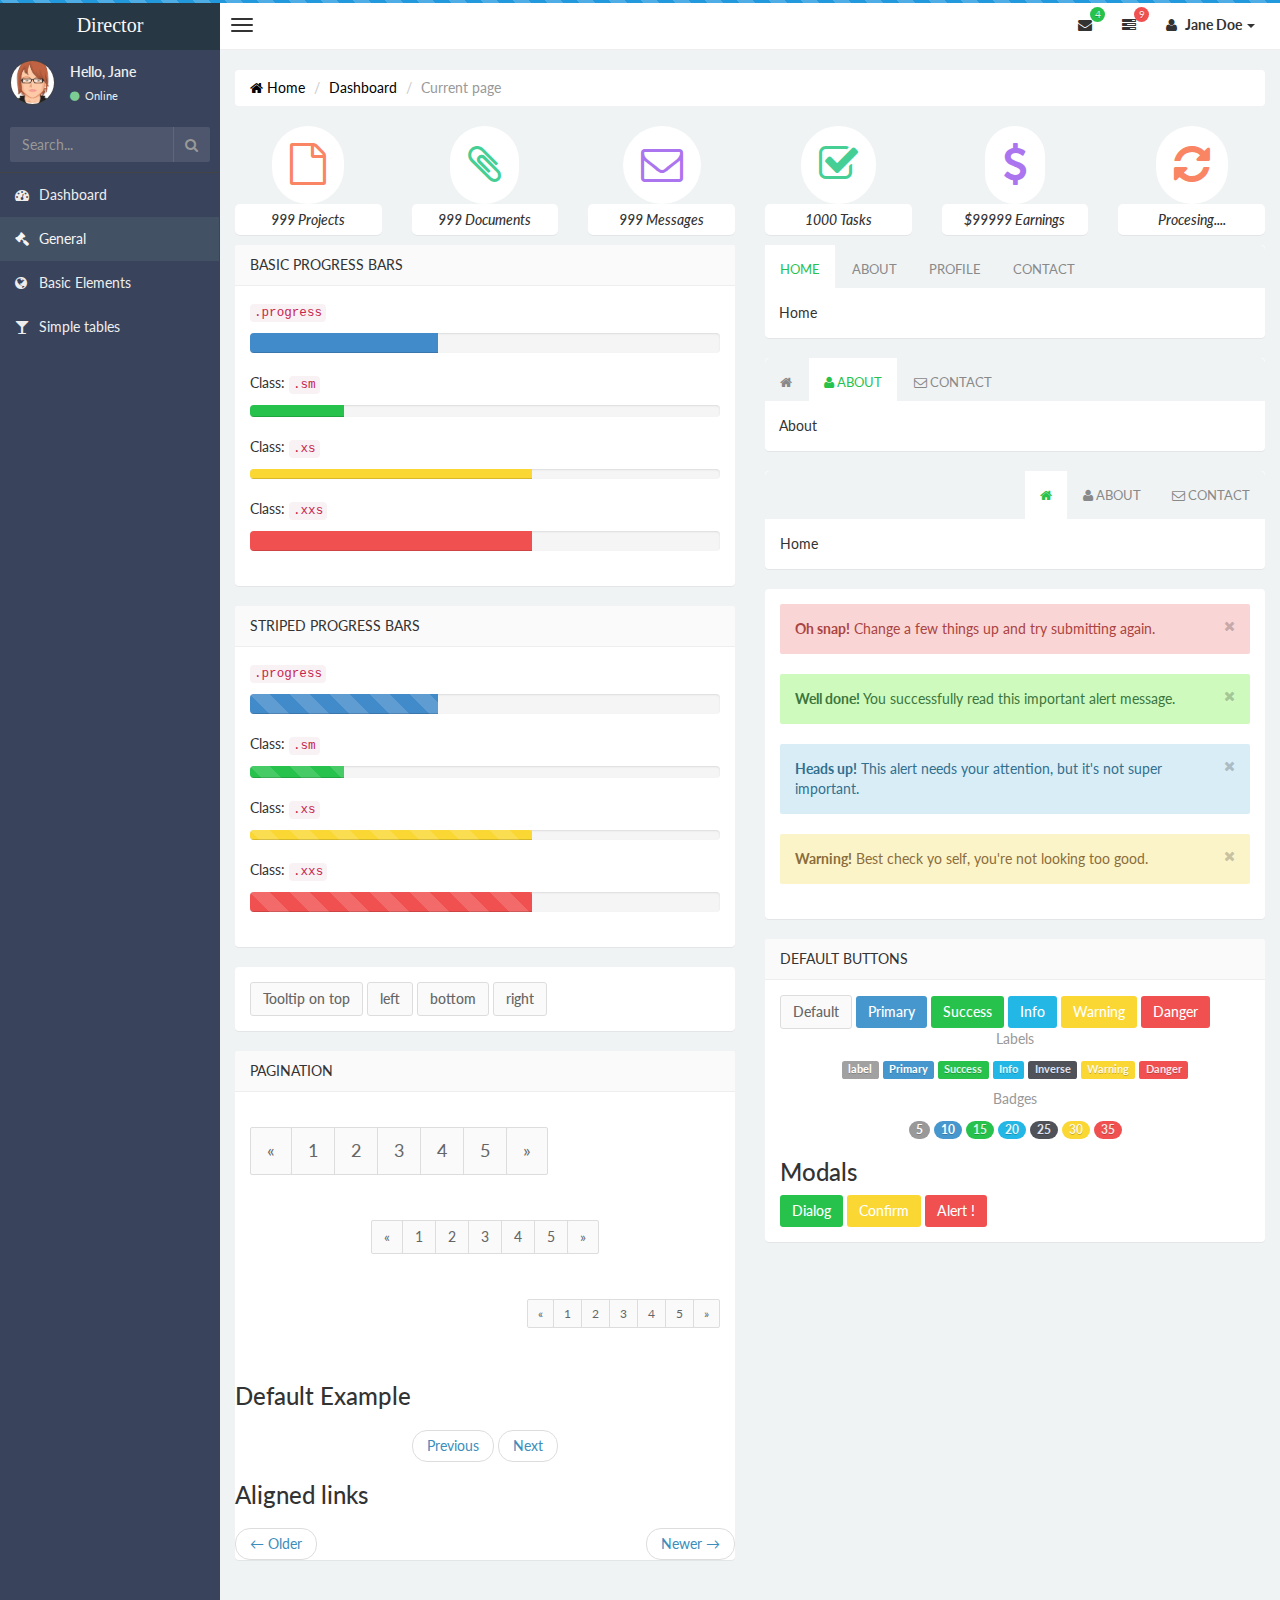
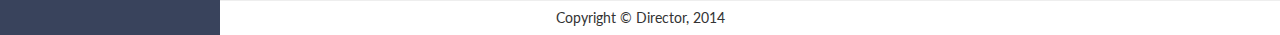
<file: general.html>
<!DOCTYPE html>
<html>
    <head>
        <meta charset="UTF-8">
        <title>Director | General UI</title>
        <meta content='width=device-width, initial-scale=1, maximum-scale=1, user-scalable=no' name='viewport'>
        <meta name="description" content="Developed By M Abdur Rokib Promy">
        <meta name="keywords" content="Admin, Bootstrap 3, Template, Theme, Responsive">
        <!-- bootstrap 3.0.2 -->
        <link href="css/bootstrap.min.css" rel="stylesheet" type="text/css" />
        <!-- font Awesome -->
        <link href="css/font-awesome.min.css" rel="stylesheet" type="text/css" />
        <!-- Ionicons -->
        <link href="css/ionicons.min.css" rel="stylesheet" type="text/css" />

        <link href='http://fonts.googleapis.com/css?family=Lato' rel='stylesheet' type='text/css'>
        <!-- Theme style -->
        <link href="css/style.css" rel="stylesheet" type="text/css" />

        <!-- HTML5 Shim and Respond.js IE8 support of HTML5 elements and media queries -->
        <!-- WARNING: Respond.js doesn't work if you view the page via file:// -->
        <!--[if lt IE 9]>
          <script src="https://oss.maxcdn.com/libs/html5shiv/3.7.0/html5shiv.js"></script>
          <script src="https://oss.maxcdn.com/libs/respond.js/1.3.0/respond.min.js"></script>
        <![endif]-->
    </head>
    <body class="skin-black">
        <!-- header logo: style can be found in header.less -->
        <header class="header">
            <a href="index.html" class="logo">
                <!-- Add the class icon to your logo image or logo icon to add the margining -->
                Director
            </a>
            <!-- Header Navbar: style can be found in header.less -->
            <nav class="navbar navbar-static-top" role="navigation">
                <!-- Sidebar toggle button-->
                <a href="#" class="navbar-btn sidebar-toggle" data-toggle="offcanvas" role="button">
                    <span class="sr-only">Toggle navigation</span>
                    <span class="icon-bar"></span>
                    <span class="icon-bar"></span>
                    <span class="icon-bar"></span>
                </a>
                <div class="navbar-right">
                    <ul class="nav navbar-nav">
                        <!-- Messages: style can be found in dropdown.less-->
                        <li class="dropdown messages-menu">
                            <a href="#" class="dropdown-toggle" data-toggle="dropdown">
                                <i class="fa fa-envelope"></i>
                                <span class="label label-success">4</span>
                            </a>
                            <ul class="dropdown-menu">
                                <li class="header">You have 4 messages</li>
                                <li>
                                    <!-- inner menu: contains the actual data -->
                                    <ul class="menu">
                                        <li><!-- start message -->
                                            <a href="#">
                                                <div class="pull-left">
                                                    <img src="img/avatar3.png" class="img-circle" alt="User Image"/>
                                                </div>
                                                <h4>
                                                    Support Team
                                                    <small><i class="fa fa-clock-o"></i> 5 mins</small>
                                                </h4>
                                                <p>Why not buy a new awesome theme?</p>
                                            </a>
                                        </li><!-- end message -->
                                        <li>
                                            <a href="#">
                                                <div class="pull-left">
                                                    <img src="img/avatar2.png" class="img-circle" alt="user image"/>
                                                </div>
                                                <h4>
                                                    Director Design Team
                                                    <small><i class="fa fa-clock-o"></i> 2 hours</small>
                                                </h4>
                                                <p>Why not buy a new awesome theme?</p>
                                            </a>
                                        </li>
                                        <li>
                                            <a href="#">
                                                <div class="pull-left">
                                                    <img src="img/avatar.png" class="img-circle" alt="user image"/>
                                                </div>
                                                <h4>
                                                    Developers
                                                    <small><i class="fa fa-clock-o"></i> Today</small>
                                                </h4>
                                                <p>Why not buy a new awesome theme?</p>
                                            </a>
                                        </li>
                                        <li>
                                            <a href="#">
                                                <div class="pull-left">
                                                    <img src="img/avatar2.png" class="img-circle" alt="user image"/>
                                                </div>
                                                <h4>
                                                    Sales Department
                                                    <small><i class="fa fa-clock-o"></i> Yesterday</small>
                                                </h4>
                                                <p>Why not buy a new awesome theme?</p>
                                            </a>
                                        </li>
                                        <li>
                                            <a href="#">
                                                <div class="pull-left">
                                                    <img src="img/avatar.png" class="img-circle" alt="user image"/>
                                                </div>
                                                <h4>
                                                    Reviewers
                                                    <small><i class="fa fa-clock-o"></i> 2 days</small>
                                                </h4>
                                                <p>Why not buy a new awesome theme?</p>
                                            </a>
                                        </li>
                                    </ul>
                                </li>
                                <li class="footer"><a href="#">See All Messages</a></li>
                            </ul>
                        </li>

                        <!-- Tasks: style can be found in dropdown.less -->
                        <li class="dropdown tasks-menu">
                            <a href="#" class="dropdown-toggle" data-toggle="dropdown">
                                <i class="fa fa-tasks"></i>
                                <span class="label label-danger">9</span>
                            </a>
                            <ul class="dropdown-menu">

                                <li class="header">You have 9 tasks</li>
                                <li>
                                    <!-- inner menu: contains the actual data -->
                                    <ul class="menu">
                                        <li><!-- Task item -->
                                            <a href="#">
                                                <h3>
                                                    Design some buttons
                                                    <small class="pull-right">20%</small>
                                                </h3>
                                                <div class="progress progress-striped xs">
                                                    <div class="progress-bar progress-bar-success" style="width: 20%" role="progressbar" aria-valuenow="20" aria-valuemin="0" aria-valuemax="100">
                                                        <span class="sr-only">20% Complete</span>
                                                    </div>
                                                </div>
                                            </a>
                                        </li><!-- end task item -->
                                        <li><!-- Task item -->
                                            <a href="#">
                                                <h3>
                                                    Create a nice theme
                                                    <small class="pull-right">40%</small>
                                                </h3>
                                                <div class="progress progress-striped xs">
                                                    <div class="progress-bar progress-bar-danger" style="width: 40%" role="progressbar" aria-valuenow="20" aria-valuemin="0" aria-valuemax="100">
                                                        <span class="sr-only">40% Complete</span>
                                                    </div>
                                                </div>
                                            </a>
                                        </li><!-- end task item -->
                                        <li><!-- Task item -->
                                            <a href="#">
                                                <h3>
                                                    Some task I need to do
                                                    <small class="pull-right">60%</small>
                                                </h3>
                                                <div class="progress progress-striped xs">
                                                    <div class="progress-bar progress-bar-info" style="width: 60%" role="progressbar" aria-valuenow="20" aria-valuemin="0" aria-valuemax="100">
                                                        <span class="sr-only">60% Complete</span>
                                                    </div>
                                                </div>
                                            </a>
                                        </li><!-- end task item -->
                                        <li><!-- Task item -->
                                            <a href="#">
                                                <h3>
                                                    Make beautiful transitions
                                                    <small class="pull-right">80%</small>
                                                </h3>
                                                <div class="progress progress-striped xs">
                                                    <div class="progress-bar progress-bar-warning" style="width: 80%" role="progressbar" aria-valuenow="20" aria-valuemin="0" aria-valuemax="100">
                                                        <span class="sr-only">80% Complete</span>
                                                    </div>
                                                </div>
                                            </a>
                                        </li><!-- end task item -->
                                    </ul>
                                </li>
                                <li class="footer">
                                    <a href="#">View all tasks</a>
                                </li>

                            </ul>
                        </li>
                        <!-- User Account: style can be found in dropdown.less -->
                        <li class="dropdown user user-menu">
                            <a href="#" class="dropdown-toggle" data-toggle="dropdown">
                                <i class="fa fa-user"></i>
                                <span>Jane Doe <i class="caret"></i></span>
                            </a>
                            <ul class="dropdown-menu dropdown-custom dropdown-menu-right">
                                <li class="dropdown-header text-center">Account</li>

                                <li>
                                    <a href="#">
                                    <i class="fa fa-clock-o fa-fw pull-right"></i>
                                        <span class="badge badge-success pull-right">10</span> Updates</a>
                                    <a href="#">
                                    <i class="fa fa-envelope-o fa-fw pull-right"></i>
                                        <span class="badge badge-danger pull-right">5</span> Messages</a>
                                    <a href="#"><i class="fa fa-magnet fa-fw pull-right"></i>
                                        <span class="badge badge-info pull-right">3</span> Subscriptions</a>
                                    <a href="#"><i class="fa fa-question fa-fw pull-right"></i> <span class=
                                        "badge pull-right">11</span> FAQ</a>
                                </li>

                                <li class="divider"></li>

                                    <li>
                                        <a href="#">
                                        <i class="fa fa-user fa-fw pull-right"></i>
                                            Profile
                                        </a>
                                        <a data-toggle="modal" href="#modal-user-settings">
                                        <i class="fa fa-cog fa-fw pull-right"></i>
                                            Settings
                                        </a>
                                        </li>

                                        <li class="divider"></li>

                                        <li>
                                            <a href="#"><i class="fa fa-ban fa-fw pull-right"></i> Logout</a>
                                        </li>
                                    </ul>
                                </li>
                    </ul>
                </div>
            </nav>
        </header>
        <div class="wrapper row-offcanvas row-offcanvas-left">
            <!-- Left side column. contains the logo and sidebar -->
            <aside class="left-side sidebar-offcanvas">
                <section class="sidebar">
                    <!-- Sidebar user panel -->
                    <div class="user-panel">
                        <div class="pull-left image">
                            <img src="img/avatar3.png" class="img-circle" alt="User Image" />
                        </div>
                        <div class="pull-left info">
                            <p>Hello, Jane</p>

                            <a href="#"><i class="fa fa-circle text-success"></i> Online</a>
                        </div>
                    </div>
                    <!-- search form -->
                    <form action="#" method="get" class="sidebar-form">
                        <div class="input-group">
                            <input type="text" name="q" class="form-control" placeholder="Search..."/>
                            <span class="input-group-btn">
                                <button type='submit' name='seach' id='search-btn' class="btn btn-flat"><i class="fa fa-search"></i></button>
                            </span>
                        </div>
                    </form>
                    <!-- /.search form -->
                    <!-- sidebar menu: : style can be found in sidebar.less -->
                    <ul class="sidebar-menu">
                        <li>
                            <a href="index.html">
                                <i class="fa fa-dashboard"></i> <span>Dashboard</span>
                            </a>
                        </li>
                        <li class="active">
                            <a href="general.html">
                                <i class="fa fa-gavel"></i> <span>General</span>
                            </a>
                        </li>

                        <li>
                            <a href="basic_form.html">
                                <i class="fa fa-globe"></i> <span>Basic Elements</span>
                            </a>
                        </li>

                        <li>
                            <a href="simple.html">
                                <i class="fa fa-glass"></i> <span>Simple tables</span>
                            </a>
                        </li>

                    </ul>
                </section>
                <!-- /.sidebar -->
            </aside>

            <!-- Right side column. Contains the navbar and content of the page -->
            <div class="right-side">

                <section class="content">
                    <div class="row">
                        <div class="col-md-12">
                            <!--breadcrumbs start -->
                            <ul class="breadcrumb">
                                <li><a href="#"><i class="fa fa-home"></i> Home</a></li>
                                <li><a href="#">Dashboard</a></li>
                                <li class="active">Current page</li>
                            </ul>
                            <!--breadcrumbs end -->
                        </div>
                    </div>
                    <div class="row">
                            <div class="col-md-2">
                            <div class="stat">
                                <div class="stat-icon" style="color:#fa8564;">
                                    <i class="fa fa-file-o fa-3x stat-elem"></i>
                                </div>
                                <h5 class="stat-info">999 Projects</h5>
                            </div>
                        </div>
                        <div class="col-md-2">
                            <div class="stat">
                                <div class="stat-icon" style="color:#45cf95;">
                                    <i class="fa fa-paperclip fa-3x stat-elem"></i>
                                </div>
                                <h5 class="stat-info">999 Documents</h5>
                            </div>
                        </div>
                        <div class="col-md-2">
                            <div class="stat">
                                <div class="stat-icon" style="color:#AC75F0">
                                    <i class="fa fa-envelope-o fa-3x stat-elem"></i>
                                </div>
                                <h5 class="stat-info">999 Messages</h5>
                            </div>
                        </div>
                        <div class="col-md-2">
                            <div class="stat">
                                <div class="stat-icon" style="color:#45cf95;">
                                    <i class="fa fa-check-square-o fa-3x stat-elem"></i>
                                </div>
                                <h5 class="stat-info">1000 Tasks</h5>
                            </div>
                        </div>
                        <div class="col-md-2">
                            <div class="stat">
                                <div class="stat-icon" style="color:#AC75F0">
                                    <i class="fa fa-dollar fa-3x stat-elem"></i>
                                </div>
                                <h5 class="stat-info">$99999 Earnings</h5>
                            </div>
                        </div>
                        <div class="col-md-2">
                            <div class="stat">
                                <div class="stat-icon" style="color:#fa8564">
                                    <i class="fa fa-refresh fa-spin fa-3x stat-elem"></i>
                                </div>
                                <h5 class="stat-info">Procesing....</h5>
                            </div>
                        </div>

                    </div>
                    <div class="row">
                        <div class="col-lg-6">
                            <div class="row">
                                <div class="col-md-12">
                                    <!--progress bar start-->
                                    <section class="panel">
                                        <header class="panel-heading">
                                            Basic Progress Bars
                                        </header>
                                        <div class="panel-body"><p><code>.progress</code></p>
                                          <div class="progress">
                                            <div class="progress-bar progress-bar-primary progress-bar-striped" role="progressbar" aria-valuenow="40" aria-valuemin="0" aria-valuemax="100" style="width: 40%">
                                              <span class="sr-only">40% Complete (success)</span>
                                            </div>
                                          </div>
                                          <p>Class: <code>.sm</code></p>
                                          <div class="progress progress-sm active">
                                            <div class="progress-bar progress-bar-success progress-bar-striped" role="progressbar" aria-valuenow="20" aria-valuemin="0" aria-valuemax="100" style="width: 20%">
                                              <span class="sr-only">20% Complete</span>
                                            </div>
                                          </div>
                                          <p>Class: <code>.xs</code></p>
                                          <div class="progress progress-xs">
                                            <div class="progress-bar progress-bar-warning progress-bar-striped" role="progressbar" aria-valuenow="60" aria-valuemin="0" aria-valuemax="100" style="width: 60%">
                                              <span class="sr-only">60% Complete (warning)</span>
                                            </div>
                                          </div>
                                          <p>Class: <code>.xxs</code></p>
                                          <div class="progress progress-xxs">
                                            <div class="progress-bar progress-bar-danger progress-bar-striped" role="progressbar" aria-valuenow="60" aria-valuemin="0" aria-valuemax="100" style="width: 60%">
                                              <span class="sr-only">60% Complete (warning)</span>
                                            </div>
                                          </div>
                                        </div>
                                    </section>
                                    <!--progress bar end-->

                                </div>
                            </div>

                            <div class="row">
                                <div class="col-md-12">
                                    <!--progress bar start-->
                                    <section class="panel">
                                        <header class="panel-heading">
                                            Striped Progress Bars
                                        </header>
                                        <div class="panel-body">
                                            <p><code>.progress</code></p>
                                              <div class="progress progress-striped">
                                                <div class="progress-bar progress-bar-primary progress-bar-striped" role="progressbar" aria-valuenow="40" aria-valuemin="0" aria-valuemax="100" style="width: 40%">
                                                  <span class="sr-only">40% Complete (success)</span>
                                                </div>
                                              </div>
                                              <p>Class: <code>.sm</code></p>
                                              <div class="progress progress-striped progress-sm active">
                                                <div class="progress-bar progress-bar-success progress-bar-striped" role="progressbar" aria-valuenow="20" aria-valuemin="0" aria-valuemax="100" style="width: 20%">
                                                  <span class="sr-only">20% Complete</span>
                                                </div>
                                              </div>
                                              <p>Class: <code>.xs</code></p>
                                              <div class="progress progress-striped progress-xs">
                                                <div class="progress-bar progress-bar-warning progress-bar-striped" role="progressbar" aria-valuenow="60" aria-valuemin="0" aria-valuemax="100" style="width: 60%">
                                                  <span class="sr-only">60% Complete (warning)</span>
                                                </div>
                                              </div>
                                              <p>Class: <code>.xxs</code></p>
                                              <div class="progress progress-striped progress-xxs">
                                                <div class="progress-bar progress-bar-danger progress-bar-striped" role="progressbar" aria-valuenow="60" aria-valuemin="0" aria-valuemax="100" style="width: 60%">
                                                  <span class="sr-only">60% Complete (warning)</span>
                                                </div>
                                              </div>
                                        </div>
                                    </section>
                                    <!--progress bar end-->
                                </div>
                            </div>

                            <div class="row">
                                <div class="col-md-12">
                                    <!--tooltips start-->
                                    <section class="panel">
                                        <div class="panel-body btn-gap">
                                            <button title="" data-placement="top" data-toggle="tooltip" class="btn btn-default tooltips" type="button" data-original-title="Tooltip on top">Tooltip on top</button>
                                            <button title="" data-placement="left" data-toggle="tooltip" class="btn btn-default tooltips" type="button" data-original-title="Tooltip on left"> left</button>
                                            <button title="" data-placement="bottom" data-toggle="tooltip " class="btn btn-default tooltips" type="button" data-original-title="Tooltip on bottom"> bottom</button>
                                            <button title="" data-placement="right" data-toggle="tooltip" class="btn btn-default tooltips" type="button" data-original-title="Tooltip on right"> right</button>
                                        </div>
                                    </section>
                                    <!--tooltips end-->
                                </div>
                            </div>

                            <div class="row">
                                <div class="col-md-12">
                                    <!--pagination start-->
                                    <section class="panel">
                                        <header class="panel-heading">
                                            Pagination
                                        </header>
                                        <div class="panel-body">
                                            <div>
                                                <ul class="pagination pagination-lg">
                                                    <li><a href="#">«</a></li>
                                                    <li><a href="#">1</a></li>
                                                    <li><a href="#">2</a></li>
                                                    <li><a href="#">3</a></li>
                                                    <li><a href="#">4</a></li>
                                                    <li><a href="#">5</a></li>
                                                    <li><a href="#">»</a></li>
                                                </ul>
                                            </div>
                                            <div class="text-center">
                                                <ul class="pagination">
                                                    <li><a href="#">«</a></li>
                                                    <li><a href="#">1</a></li>
                                                    <li><a href="#">2</a></li>
                                                    <li><a href="#">3</a></li>
                                                    <li><a href="#">4</a></li>
                                                    <li><a href="#">5</a></li>
                                                    <li><a href="#">»</a></li>
                                                </ul>
                                            </div>
                                            <div>
                                                <ul class="pagination pagination-sm pull-right">
                                                    <li><a href="#">«</a></li>
                                                    <li><a href="#">1</a></li>
                                                    <li><a href="#">2</a></li>
                                                    <li><a href="#">3</a></li>
                                                    <li><a href="#">4</a></li>
                                                    <li><a href="#">5</a></li>
                                                    <li><a href="#">»</a></li>
                                                </ul>
                                            </div>
                                        </div>
                                        <h3>Default Example</h3>
                                        <nav>
                                          <ul class="pager">
                                            <li><a href="#">Previous</a></li>
                                            <li><a href="#">Next</a></li>
                                          </ul>
                                        </nav>
                                        <h3>Aligned links</h3>
                                        <nav>
                                          <ul class="pager">
                                            <li class="previous"><a href="#"><span aria-hidden="true">&larr;</span> Older</a></li>
                                            <li class="next"><a href="#">Newer <span aria-hidden="true">&rarr;</span></a></li>
                                          </ul>
                                        </nav>
                                    </section>
                                    <!--pagination end-->
                                </div>
                            </div>

                        </div>

                        <div class="col-lg-6">
                        <!--tab nav start-->
                        <section class="panel general">
                            <header class="panel-heading tab-bg-dark-navy-blue">
                                <ul class="nav nav-tabs">
                                    <li class="active">
                                        <a data-toggle="tab" href="#home">Home</a>
                                    </li>
                                    <li class="">
                                        <a data-toggle="tab" href="#about">About</a>
                                    </li>
                                    <li class="">
                                        <a data-toggle="tab" href="#profile">Profile</a>
                                    </li>
                                    <li class="">
                                        <a data-toggle="tab" href="#contact">Contact</a>
                                    </li>
                                </ul>
                            </header>
                            <div class="panel-body">
                                <div class="tab-content">
                                    <div id="home" class="tab-pane active">
                                        Home
                                    </div>
                                    <div id="about" class="tab-pane">About</div>
                                    <div id="profile" class="tab-pane">Profile</div>
                                    <div id="contact" class="tab-pane">Contact</div>
                                </div>
                            </div>
                        </section>
                        <!--tab nav start-->

                        <!--tab nav start-->
                        <section class="panel general">
                            <header class="panel-heading tab-bg-dark-navy-blue">
                                <ul class="nav nav-tabs">
                                    <li>
                                        <a data-toggle="tab" href="#home-2">
                                            <i class="fa fa-home"></i>
                                        </a>
                                    </li>
                                    <li class="active">
                                        <a data-toggle="tab" href="#about-2">
                                            <i class="fa fa-user"></i>
                                            About
                                        </a>
                                    </li>
                                    <li class="">
                                        <a data-toggle="tab" href="#contact-2">
                                            <i class="fa fa-envelope-o"></i>
                                            Contact
                                        </a>
                                    </li>
                                </ul>
                            </header>
                            <div class="panel-body">
                                <div class="tab-content">
                                    <div id="home-2" class="tab-pane ">
                                        Home
                                    </div>
                                    <div id="about-2" class="tab-pane active">About</div>
                                    <div id="contact-2" class="tab-pane ">Contact</div>
                                </div>
                            </div>
                        </section>
                        <!--tab nav end-->


                        <!--tab nav start-->
                        <section class="panel">
                            <header class="panel-heading tab-bg-dark-navy-blue tab-right ">
                                <ul class="nav nav-tabs pull-right">
                                    <li class="active">
                                        <a data-toggle="tab" href="#home-3">
                                            <i class="fa fa-home"></i>
                                        </a>
                                    </li>
                                    <li class="">
                                        <a data-toggle="tab" href="#about-3">
                                            <i class="fa fa-user"></i>
                                            About
                                        </a>
                                    </li>
                                    <li class="">
                                        <a data-toggle="tab" href="#contact-3">
                                            <i class="fa fa-envelope-o"></i>
                                            Contact
                                        </a>
                                    </li>
                                </ul>
                            </header>
                            <div class="panel-body">
                                <div class="tab-content">
                                    <div id="home-3" class="tab-pane active">
                                        Home
                                    </div>
                                    <div id="about-3" class="tab-pane">About</div>
                                    <div id="contact-3" class="tab-pane">Contact</div>
                                </div>
                            </div>
                        </section>
                        <!--tab nav end-->



                        <div class="row">
                            <div class="col-md-12">
                                <!--notification start-->
                                <section class="panel">
                                    <div class="panel-body">

                                        <div class="alert alert-block alert-danger ">
                                            <button data-dismiss="alert" class="close close-sm" type="button">
                                                <i class="fa fa-times"></i>
                                            </button>
                                            <strong>Oh snap!</strong> Change a few things up and try submitting again.
                                        </div>
                                        <div class="alert alert-success ">
                                            <button data-dismiss="alert" class="close close-sm" type="button">
                                                <i class="fa fa-times"></i>
                                            </button>
                                            <strong>Well done!</strong> You successfully read this important alert message.
                                        </div>
                                        <div class="alert alert-info ">
                                            <button data-dismiss="alert" class="close close-sm" type="button">
                                                <i class="fa fa-times"></i>
                                            </button>
                                            <strong>Heads up!</strong> This alert needs your attention, but it's not super important.
                                        </div>
                                        <div class="alert alert-warning ">
                                            <button data-dismiss="alert" class="close close-sm" type="button">
                                                <i class="fa fa-times"></i>
                                            </button>
                                            <strong>Warning!</strong> Best check yo self, you're not looking too good.
                                        </div>

                                    </div>
                                </section>
                                <!--notification end-->
                            </div>
                        </div>
                        <div class="row">
                            <div class="col-md-12">
                                <section class="panel">
                                <header class="panel-heading">
                                    Default Buttons
                                </header>
                                <div class="panel-body">
                                    <button type="button" class="btn btn-default">Default</button>
                                    <button type="button" class="btn btn-primary">Primary</button>
                                    <button type="button" class="btn btn-success">Success</button>
                                    <button type="button" class="btn btn-info">Info</button>
                                    <button type="button" class="btn btn-warning">Warning</button>
                                    <button type="button" class="btn btn-danger">Danger</button>

                                        <p class="text-muted text-center">Labels</p>
                                        <p class="text-center">
                                            <span class="label label-default">label</span>
                                            <span class="label label-primary">Primary</span>
                                            <span class="label label-success">Success</span>
                                            <span class="label label-info">Info</span>
                                            <span class="label label-inverse">Inverse</span>
                                            <span class="label label-warning">Warning</span>
                                            <span class="label label-danger">Danger</span>
                                        </p>
                                        <p class="text-muted text-center">Badges</p>
                                        <p class="m-bot-none text-center">
                                            <span class="badge">5</span>
                                            <span class="badge badge-primary">10</span>
                                            <span class="badge badge-success">15</span>
                                            <span class="badge badge-info">20</span>
                                            <span class="badge badge-inverse">25</span>
                                            <span class="badge badge-warning">30</span>
                                            <span class="badge badge-danger">35</span>
                                        </p>
                                        <h3>Modals</h3>
                                        <a class="btn btn-success" data-toggle="modal" href="#myModal">
                                            Dialog
                                        </a>
                                        <a class="btn btn-warning" data-toggle="modal" href="#myModal2">
                                            Confirm
                                        </a>
                                        <a class="btn btn-danger" data-toggle="modal" href="#myModal3">
                                            Alert !
                                        </a>
                                        <!-- Modal -->
                                        <div class="modal fade" id="myModal" tabindex="-1" role="dialog" aria-labelledby="myModalLabel" aria-hidden="true">
                                            <div class="modal-dialog">
                                                <div class="modal-content">
                                                    <div class="modal-header">
                                                        <button type="button" class="close" data-dismiss="modal" aria-hidden="true">×</button>
                                                        <h4 class="modal-title">Modal Tittle</h4>
                                                    </div>
                                                    <div class="modal-body">

                                                        Body goes here...

                                                    </div>
                                                    <div class="modal-footer">
                                                        <button data-dismiss="modal" class="btn btn-default" type="button">Close</button>
                                                        <button class="btn btn-success" type="button">Save changes</button>
                                                    </div>
                                                </div>
                                            </div>
                                        </div>
                                        <!-- modal -->
                                        <!-- Modal -->
                                        <div class="modal fade" id="myModal2" tabindex="-1" role="dialog" aria-labelledby="myModalLabel" aria-hidden="true">
                                            <div class="modal-dialog">
                                                <div class="modal-content">
                                                    <div class="modal-header">
                                                        <button type="button" class="close" data-dismiss="modal" aria-hidden="true">×</button>
                                                        <h4 class="modal-title">Modal Tittle</h4>
                                                    </div>
                                                    <div class="modal-body">

                                                        Body goes here...

                                                    </div>
                                                    <div class="modal-footer">
                                                        <button data-dismiss="modal" class="btn btn-default" type="button">Close</button>
                                                        <button class="btn btn-warning" type="button"> Confirm</button>
                                                    </div>
                                                </div>
                                            </div>
                                        </div>
                                        <!-- modal -->
                                        <!-- Modal -->
                                        <div class="modal fade" id="myModal3" tabindex="-1" role="dialog" aria-labelledby="myModalLabel" aria-hidden="true">
                                            <div class="modal-dialog">
                                                <div class="modal-content">
                                                    <div class="modal-header">
                                                        <button type="button" class="close" data-dismiss="modal" aria-hidden="true">×</button>
                                                        <h4 class="modal-title">Modal Tittle</h4>
                                                    </div>
                                                    <div class="modal-body">

                                                        Body goes here...

                                                    </div>
                                                    <div class="modal-footer">
                                                        <button class="btn btn-danger" type="button"> Ok</button>
                                                    </div>
                                                </div>
                                            </div>
                                        </div>
                                        <!-- modal -->



                                </div>
                            </section>
                            </div>
                        </div>


                        </div>

                    </div>

                </section>
            </div>
            <div class="footer-main">
                Copyright &copy Director, 2014
            </div>
        </div><!-- ./wrapper -->


        <!-- jQuery 2.0.2 -->
        <script src="http://ajax.googleapis.com/ajax/libs/jquery/2.0.2/jquery.min.js"></script>
        <script src="js/jquery.min.js" type="text/javascript"></script>

        <!-- Bootstrap -->
        <script src="js/bootstrap.min.js" type="text/javascript"></script>
        <!-- Director App -->
        <script src="js/Director/app.js" type="text/javascript"></script>
    </body>
</html>
</file>
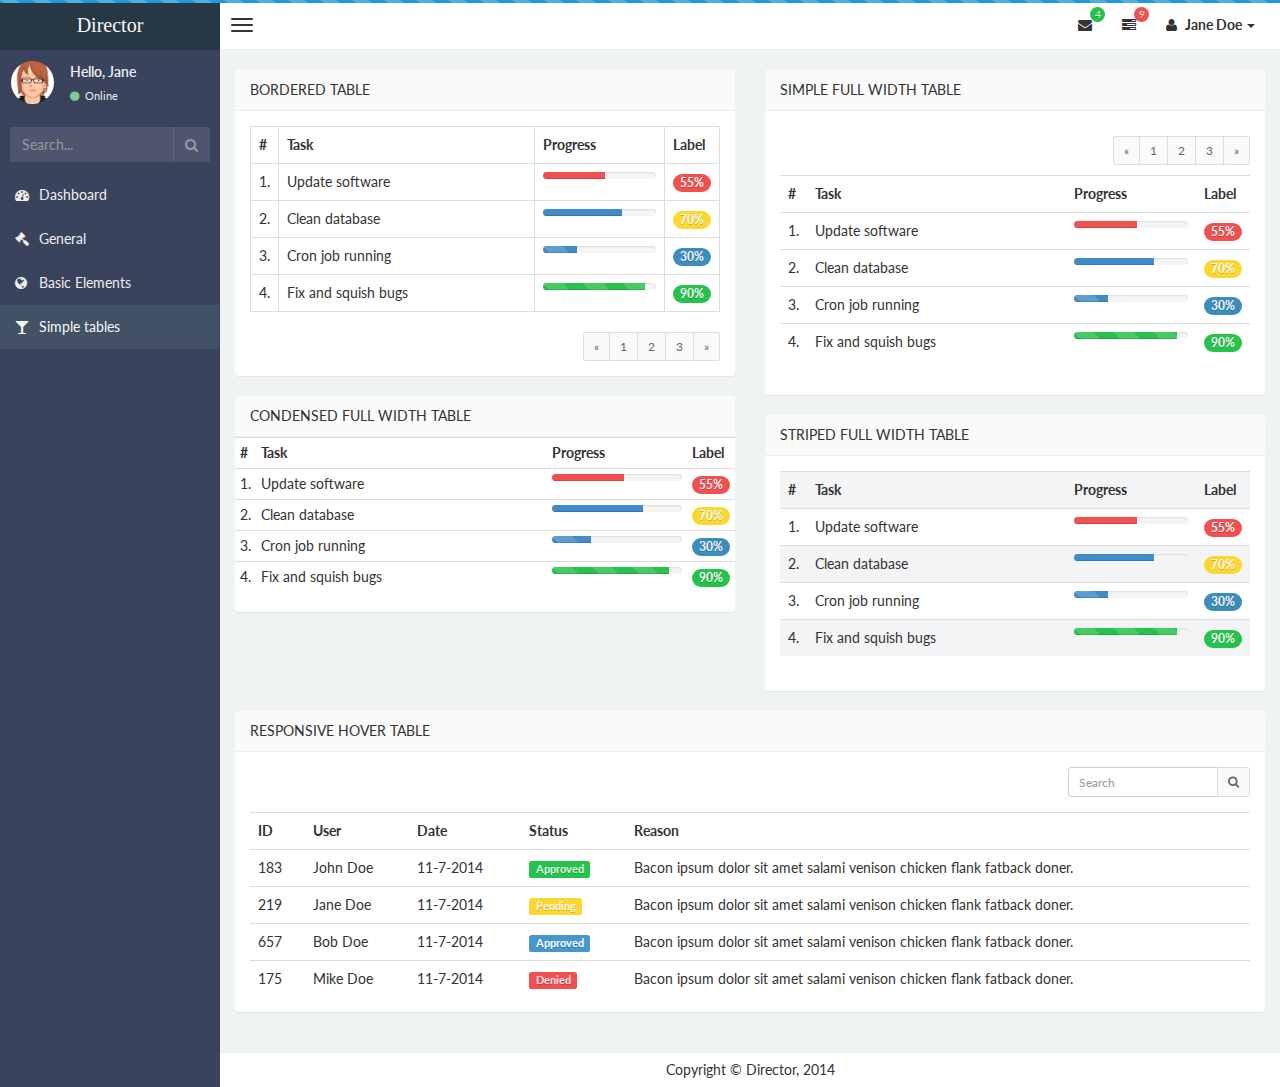
<file: simple.html>
<!DOCTYPE html>
<html>
    <head>
        <meta charset="UTF-8">
        <title>Director | Simple Tables</title>
        <meta content='width=device-width, initial-scale=1, maximum-scale=1, user-scalable=no' name='viewport'>
        <meta name="description" content="Developed By M Abdur Rokib Promy">
        <meta name="keywords" content="Admin, Bootstrap 3, Template, Theme, Responsive">
        <!-- bootstrap 3.0.2 -->
        <link href="css/bootstrap.min.css" rel="stylesheet" type="text/css" />
        <!-- font Awesome -->
        <link href="css/font-awesome.min.css" rel="stylesheet" type="text/css" />
        <!-- Ionicons -->
        <link href="css/ionicons.min.css" rel="stylesheet" type="text/css" />
        <!-- google font -->
        <link href='http://fonts.googleapis.com/css?family=Lato' rel='stylesheet' type='text/css'>
        <!-- Theme style -->
        <link href="css/style.css" rel="stylesheet" type="text/css" />

        <!-- HTML5 Shim and Respond.js IE8 support of HTML5 elements and media queries -->
        <!-- WARNING: Respond.js doesn't work if you view the page via file:// -->
        <!--[if lt IE 9]>
          <script src="https://oss.maxcdn.com/libs/html5shiv/3.7.0/html5shiv.js"></script>
          <script src="https://oss.maxcdn.com/libs/respond.js/1.3.0/respond.min.js"></script>
        <![endif]-->
    </head>
    <body class="skin-black">
        <!-- header logo: style can be found in header.less -->
        <header class="header">
            <a href="index.html" class="logo">
                <!-- Add the class icon to your logo image or logo icon to add the margining -->
                Director
            </a>
            <!-- Header Navbar: style can be found in header.less -->
            <nav class="navbar navbar-static-top" role="navigation">
                <!-- Sidebar toggle button-->
                <a href="#" class="navbar-btn sidebar-toggle" data-toggle="offcanvas" role="button">
                    <span class="sr-only">Toggle navigation</span>
                    <span class="icon-bar"></span>
                    <span class="icon-bar"></span>
                    <span class="icon-bar"></span>
                </a>
                <div class="navbar-right">
                    <ul class="nav navbar-nav">
                        <!-- Messages: style can be found in dropdown.less-->
                        <li class="dropdown messages-menu">
                            <a href="#" class="dropdown-toggle" data-toggle="dropdown">
                                <i class="fa fa-envelope"></i>
                                <span class="label label-success">4</span>
                            </a>
                            <ul class="dropdown-menu">
                                <li class="header">You have 4 messages</li>
                                <li>
                                    <!-- inner menu: contains the actual data -->
                                    <ul class="menu">
                                        <li><!-- start message -->
                                            <a href="#">
                                                <div class="pull-left">
                                                    <img src="img/avatar3.png" class="img-circle" alt="User Image"/>
                                                </div>
                                                <h4>
                                                    Support Team
                                                    <small><i class="fa fa-clock-o"></i> 5 mins</small>
                                                </h4>
                                                <p>Why not buy a new awesome theme?</p>
                                            </a>
                                        </li><!-- end message -->
                                        <li>
                                            <a href="#">
                                                <div class="pull-left">
                                                    <img src="img/avatar2.png" class="img-circle" alt="user image"/>
                                                </div>
                                                <h4>
                                                    Director Design Team
                                                    <small><i class="fa fa-clock-o"></i> 2 hours</small>
                                                </h4>
                                                <p>Why not buy a new awesome theme?</p>
                                            </a>
                                        </li>
                                        <li>
                                            <a href="#">
                                                <div class="pull-left">
                                                    <img src="img/avatar.png" class="img-circle" alt="user image"/>
                                                </div>
                                                <h4>
                                                    Developers
                                                    <small><i class="fa fa-clock-o"></i> Today</small>
                                                </h4>
                                                <p>Why not buy a new awesome theme?</p>
                                            </a>
                                        </li>
                                        <li>
                                            <a href="#">
                                                <div class="pull-left">
                                                    <img src="img/avatar2.png" class="img-circle" alt="user image"/>
                                                </div>
                                                <h4>
                                                    Sales Department
                                                    <small><i class="fa fa-clock-o"></i> Yesterday</small>
                                                </h4>
                                                <p>Why not buy a new awesome theme?</p>
                                            </a>
                                        </li>
                                        <li>
                                            <a href="#">
                                                <div class="pull-left">
                                                    <img src="img/avatar.png" class="img-circle" alt="user image"/>
                                                </div>
                                                <h4>
                                                    Reviewers
                                                    <small><i class="fa fa-clock-o"></i> 2 days</small>
                                                </h4>
                                                <p>Why not buy a new awesome theme?</p>
                                            </a>
                                        </li>
                                    </ul>
                                </li>
                                <li class="footer"><a href="#">See All Messages</a></li>
                            </ul>
                        </li>
                        <li class="dropdown tasks-menu">
                            <a href="#" class="dropdown-toggle" data-toggle="dropdown">
                                <i class="fa fa-tasks"></i>
                                <span class="label label-danger">9</span>
                            </a>
                            <ul class="dropdown-menu">

                                <li class="header">You have 9 tasks</li>
                                <li>
                                    <!-- inner menu: contains the actual data -->
                                    <ul class="menu">
                                        <li><!-- Task item -->
                                            <a href="#">
                                                <h3>
                                                    Design some buttons
                                                    <small class="pull-right">20%</small>
                                                </h3>
                                                <div class="progress progress-striped xs">
                                                    <div class="progress-bar progress-bar-success" style="width: 20%" role="progressbar" aria-valuenow="20" aria-valuemin="0" aria-valuemax="100">
                                                        <span class="sr-only">20% Complete</span>
                                                    </div>
                                                </div>
                                            </a>
                                        </li><!-- end task item -->
                                        <li><!-- Task item -->
                                            <a href="#">
                                                <h3>
                                                    Create a nice theme
                                                    <small class="pull-right">40%</small>
                                                </h3>
                                                <div class="progress progress-striped xs">
                                                    <div class="progress-bar progress-bar-danger" style="width: 40%" role="progressbar" aria-valuenow="20" aria-valuemin="0" aria-valuemax="100">
                                                        <span class="sr-only">40% Complete</span>
                                                    </div>
                                                </div>
                                            </a>
                                        </li><!-- end task item -->
                                        <li><!-- Task item -->
                                            <a href="#">
                                                <h3>
                                                    Some task I need to do
                                                    <small class="pull-right">60%</small>
                                                </h3>
                                                <div class="progress progress-striped xs">
                                                    <div class="progress-bar progress-bar-info" style="width: 60%" role="progressbar" aria-valuenow="20" aria-valuemin="0" aria-valuemax="100">
                                                        <span class="sr-only">60% Complete</span>
                                                    </div>
                                                </div>
                                            </a>
                                        </li><!-- end task item -->
                                        <li><!-- Task item -->
                                            <a href="#">
                                                <h3>
                                                    Make beautiful transitions
                                                    <small class="pull-right">80%</small>
                                                </h3>
                                                <div class="progress progress-striped xs">
                                                    <div class="progress-bar progress-bar-warning" style="width: 80%" role="progressbar" aria-valuenow="20" aria-valuemin="0" aria-valuemax="100">
                                                        <span class="sr-only">80% Complete</span>
                                                    </div>
                                                </div>
                                            </a>
                                        </li><!-- end task item -->
                                    </ul>
                                </li>
                                <li class="footer">
                                    <a href="#">View all tasks</a>
                                </li>

                            </ul>
                        </li>
                        <!-- User Account: style can be found in dropdown.less -->
                        <li class="dropdown user user-menu">

                            <a href="#" class="dropdown-toggle" data-toggle="dropdown">
                                <i class="fa fa-user"></i>
                                <span>Jane Doe <i class="caret"></i></span>
                            </a>
                            <ul class="dropdown-menu dropdown-custom dropdown-menu-right">
                                <li class="dropdown-header text-center">Account</li>

                                <li>
                                    <a href="#">
                                    <i class="fa fa-clock-o fa-fw pull-right"></i>
                                        <span class="badge badge-success pull-right">10</span> Updates</a>
                                    <a href="#">
                                    <i class="fa fa-envelope-o fa-fw pull-right"></i>
                                        <span class="badge badge-danger pull-right">5</span> Messages</a>
                                    <a href="#"><i class="fa fa-magnet fa-fw pull-right"></i>
                                        <span class="badge badge-info pull-right">3</span> Subscriptions</a>
                                    <a href="#"><i class="fa fa-question fa-fw pull-right"></i> <span class=
                                        "badge pull-right">11</span> FAQ</a>
                                </li>

                                <li class="divider"></li>

                                    <li>
                                        <a href="#">
                                        <i class="fa fa-user fa-fw pull-right"></i>
                                            Profile
                                        </a>
                                        <a data-toggle="modal" href="#modal-user-settings">
                                        <i class="fa fa-cog fa-fw pull-right"></i>
                                            Settings
                                        </a>
                                        </li>

                                        <li class="divider"></li>

                                        <li>
                                            <a href="#"><i class="fa fa-ban fa-fw pull-right"></i> Logout</a>
                                        </li>
                                    </ul>

                        </li>
                    </ul>
                </div>
            </nav>
        </header>
        <div class="wrapper row-offcanvas row-offcanvas-left">
            <!-- Left side column. contains the logo and sidebar -->
            <aside class="left-side sidebar-offcanvas">
                <!-- sidebar: style can be found in sidebar.less -->
                <section class="sidebar">
                    <!-- Sidebar user panel -->
                    <div class="user-panel">
                        <div class="pull-left image">
                            <img src="img/avatar3.png" class="img-circle" alt="User Image" />
                        </div>
                        <div class="pull-left info">
                            <p>Hello, Jane</p>

                            <a href="#"><i class="fa fa-circle text-success"></i> Online</a>
                        </div>
                    </div>
                    <!-- search form -->
                    <form action="#" method="get" class="sidebar-form">
                        <div class="input-group">
                            <input type="text" name="q" class="form-control" placeholder="Search..."/>
                            <span class="input-group-btn">
                                <button type='submit' name='seach' id='search-btn' class="btn btn-flat"><i class="fa fa-search"></i></button>
                            </span>
                        </div>
                    </form>
                    <ul class="sidebar-menu">
                        <li>
                            <a href="index.html">
                                <i class="fa fa-dashboard"></i> <span>Dashboard</span>
                            </a>
                        </li>
                        <li>
                            <a href="general.html">
                                <i class="fa fa-gavel"></i> <span>General</span>
                            </a>
                        </li>

                        <li>
                            <a href="basic_form.html">
                                <i class="fa fa-globe"></i> <span>Basic Elements</span>
                            </a>
                        </li>

                        <li class="active">
                            <a href="simple.html">
                                <i class="fa fa-glass"></i> <span>Simple tables</span>
                            </a>
                        </li>

                    </ul>
                </section>
                <!-- /.sidebar -->
            </aside>

            <!-- Right side column. Contains the navbar and content of the page -->
            <aside class="right-side">

                <!-- Main content -->
                <section class="content">
                    <div class="row">
                        <div class="col-md-6">
                            <div class="panel">
                                <header class="panel-heading">
                                    Bordered Table

                                </header>
                                <div class="panel-body">
                                    <table class="table table-bordered">
                                        <tr>
                                            <th style="width: 10px">#</th>
                                            <th>Task</th>
                                            <th>Progress</th>
                                            <th style="width: 40px">Label</th>
                                        </tr>
                                        <tr>
                                            <td>1.</td>
                                            <td>Update software</td>
                                            <td>
                                                <div class="progress xs">
                                                    <div class="progress-bar progress-bar-danger" style="width: 55%"></div>
                                                </div>
                                            </td>
                                            <td><span class="badge bg-red">55%</span></td>
                                        </tr>
                                        <tr>
                                            <td>2.</td>
                                            <td>Clean database</td>
                                            <td>
                                                <div class="progress xs">
                                                    <div class="progress-bar progress-bar-yellow" style="width: 70%"></div>
                                                </div>
                                            </td>
                                            <td><span class="badge bg-yellow">70%</span></td>
                                        </tr>
                                        <tr>
                                            <td>3.</td>
                                            <td>Cron job running</td>
                                            <td>
                                                <div class="progress xs progress-striped active">
                                                    <div class="progress-bar progress-bar-primary" style="width: 30%"></div>
                                                </div>
                                            </td>
                                            <td><span class="badge bg-light-blue">30%</span></td>
                                        </tr>
                                        <tr>
                                            <td>4.</td>
                                            <td>Fix and squish bugs</td>
                                            <td>
                                                <div class="progress xs progress-striped active">
                                                    <div class="progress-bar progress-bar-success" style="width: 90%"></div>
                                                </div>
                                            </td>
                                            <td><span class="badge bg-green">90%</span></td>
                                        </tr>
                                    </table>
                                    <div class="table-foot">
                                        <ul class="pagination pagination-sm no-margin pull-right">
                                        <li><a href="#">&laquo;</a></li>
                                        <li><a href="#">1</a></li>
                                        <li><a href="#">2</a></li>
                                        <li><a href="#">3</a></li>
                                        <li><a href="#">&raquo;</a></li>
                                    </ul>
                                    </div>
                                </div><!-- /.panel-body -->

                            </div><!-- /.panel -->

                            <div class="panel">
                                <header class="panel-heading">
                                    Condensed Full Width Table

                                </header>
                                <div class="panel-body no-padding">
                                    <table class="table table-condensed">
                                        <tr>
                                            <th style="width: 10px">#</th>
                                            <th>Task</th>
                                            <th>Progress</th>
                                            <th style="width: 40px">Label</th>
                                        </tr>
                                        <tr>
                                            <td>1.</td>
                                            <td>Update software</td>
                                            <td>
                                                <div class="progress xs">
                                                    <div class="progress-bar progress-bar-danger" style="width: 55%"></div>
                                                </div>
                                            </td>
                                            <td><span class="badge bg-red">55%</span></td>
                                        </tr>
                                        <tr>
                                            <td>2.</td>
                                            <td>Clean database</td>
                                            <td>
                                                <div class="progress xs">
                                                    <div class="progress-bar progress-bar-yellow" style="width: 70%"></div>
                                                </div>
                                            </td>
                                            <td><span class="badge bg-yellow">70%</span></td>
                                        </tr>
                                        <tr>
                                            <td>3.</td>
                                            <td>Cron job running</td>
                                            <td>
                                                <div class="progress xs progress-striped active">
                                                    <div class="progress-bar progress-bar-primary" style="width: 30%"></div>
                                                </div>
                                            </td>
                                            <td><span class="badge bg-light-blue">30%</span></td>
                                        </tr>
                                        <tr>
                                            <td>4.</td>
                                            <td>Fix and squish bugs</td>
                                            <td>
                                                <div class="progress xs progress-striped active">
                                                    <div class="progress-bar progress-bar-success" style="width: 90%"></div>
                                                </div>
                                            </td>
                                            <td><span class="badge bg-green">90%</span></td>
                                        </tr>
                                    </table>
                                </div><!-- /.panel-body -->
                            </div><!-- /.panel -->
                        </div><!-- /.col -->
                        <div class="col-md-6">
                            <div class="panel">
                                <header class="panel-heading">
                                    Simple Full Width Table

                                </header>
                                <div class="panel-body">
                                    <div class="box-tools">
                                        <ul class="pagination pagination-sm m-b-10 m-t-10 pull-right">
                                            <li><a href="#">&laquo;</a></li>
                                            <li><a href="#">1</a></li>
                                            <li><a href="#">2</a></li>
                                            <li><a href="#">3</a></li>
                                            <li><a href="#">&raquo;</a></li>
                                        </ul>
                                    </div>
                                    <table class="table">
                                        <tr>
                                            <th style="width: 10px">#</th>
                                            <th>Task</th>
                                            <th>Progress</th>
                                            <th style="width: 40px">Label</th>
                                        </tr>
                                        <tr>
                                            <td>1.</td>
                                            <td>Update software</td>
                                            <td>
                                                <div class="progress xs">
                                                    <div class="progress-bar progress-bar-danger" style="width: 55%"></div>
                                                </div>
                                            </td>
                                            <td><span class="badge bg-red">55%</span></td>
                                        </tr>
                                        <tr>
                                            <td>2.</td>
                                            <td>Clean database</td>
                                            <td>
                                                <div class="progress xs">
                                                    <div class="progress-bar progress-bar-yellow" style="width: 70%"></div>
                                                </div>
                                            </td>
                                            <td><span class="badge bg-yellow">70%</span></td>
                                        </tr>
                                        <tr>
                                            <td>3.</td>
                                            <td>Cron job running</td>
                                            <td>
                                                <div class="progress xs progress-striped active">
                                                    <div class="progress-bar progress-bar-primary" style="width: 30%"></div>
                                                </div>
                                            </td>
                                            <td><span class="badge bg-light-blue">30%</span></td>
                                        </tr>
                                        <tr>
                                            <td>4.</td>
                                            <td>Fix and squish bugs</td>
                                            <td>
                                                <div class="progress xs progress-striped active">
                                                    <div class="progress-bar progress-bar-success" style="width: 90%"></div>
                                                </div>
                                            </td>
                                            <td><span class="badge bg-green">90%</span></td>
                                        </tr>
                                    </table>
                                </div><!-- /.panel-body -->
                            </div><!-- /.panel -->

                            <div class="panel">
                                <header class="panel-heading">
                                    Striped Full Width Table

                                </header>
                                <div class="panel-body">
                                    <table class="table table-striped">
                                        <tr>
                                            <th style="width: 10px">#</th>
                                            <th>Task</th>
                                            <th>Progress</th>
                                            <th style="width: 40px">Label</th>
                                        </tr>
                                        <tr>
                                            <td>1.</td>
                                            <td>Update software</td>
                                            <td>
                                                <div class="progress xs">
                                                    <div class="progress-bar progress-bar-danger" style="width: 55%"></div>
                                                </div>
                                            </td>
                                            <td><span class="badge bg-red">55%</span></td>
                                        </tr>
                                        <tr>
                                            <td>2.</td>
                                            <td>Clean database</td>
                                            <td>
                                                <div class="progress xs">
                                                    <div class="progress-bar progress-bar-yellow" style="width: 70%"></div>
                                                </div>
                                            </td>
                                            <td><span class="badge bg-yellow">70%</span></td>
                                        </tr>
                                        <tr>
                                            <td>3.</td>
                                            <td>Cron job running</td>
                                            <td>
                                                <div class="progress xs progress-striped active">
                                                    <div class="progress-bar progress-bar-primary" style="width: 30%"></div>
                                                </div>
                                            </td>
                                            <td><span class="badge bg-light-blue">30%</span></td>
                                        </tr>
                                        <tr>
                                            <td>4.</td>
                                            <td>Fix and squish bugs</td>
                                            <td>
                                                <div class="progress xs progress-striped active">
                                                    <div class="progress-bar progress-bar-success" style="width: 90%"></div>
                                                </div>
                                            </td>
                                            <td><span class="badge bg-green">90%</span></td>
                                        </tr>
                                    </table>
                                </div><!-- /.panel-body -->
                            </div><!-- /.panel -->
                        </div><!-- /.col -->
                    </div><!-- /.row -->
                    <div class="row">
                        <div class="col-xs-12">
                            <div class="panel">
                                <header class="panel-heading">
                                    Responsive Hover Table

                                </header>
                                <!-- <div class="box-header"> -->
                                    <!-- <h3 class="box-title">Responsive Hover Table</h3> -->

                                <!-- </div> -->
                                <div class="panel-body table-responsive">
                                    <div class="box-tools m-b-15">
                                        <div class="input-group">
                                            <input type="text" name="table_search" class="form-control input-sm pull-right" style="width: 150px;" placeholder="Search"/>
                                            <div class="input-group-btn">
                                                <button class="btn btn-sm btn-default"><i class="fa fa-search"></i></button>
                                            </div>
                                        </div>
                                    </div>
                                    <table class="table table-hover">
                                        <tr>
                                            <th>ID</th>
                                            <th>User</th>
                                            <th>Date</th>
                                            <th>Status</th>
                                            <th>Reason</th>
                                        </tr>
                                        <tr>
                                            <td>183</td>
                                            <td>John Doe</td>
                                            <td>11-7-2014</td>
                                            <td><span class="label label-success">Approved</span></td>
                                            <td>Bacon ipsum dolor sit amet salami venison chicken flank fatback doner.</td>
                                        </tr>
                                        <tr>
                                            <td>219</td>
                                            <td>Jane Doe</td>
                                            <td>11-7-2014</td>
                                            <td><span class="label label-warning">Pending</span></td>
                                            <td>Bacon ipsum dolor sit amet salami venison chicken flank fatback doner.</td>
                                        </tr>
                                        <tr>
                                            <td>657</td>
                                            <td>Bob Doe</td>
                                            <td>11-7-2014</td>
                                            <td><span class="label label-primary">Approved</span></td>
                                            <td>Bacon ipsum dolor sit amet salami venison chicken flank fatback doner.</td>
                                        </tr>
                                        <tr>
                                            <td>175</td>
                                            <td>Mike Doe</td>
                                            <td>11-7-2014</td>
                                            <td><span class="label label-danger">Denied</span></td>
                                            <td>Bacon ipsum dolor sit amet salami venison chicken flank fatback doner.</td>
                                        </tr>
                                    </table>
                                </div><!-- /.box-body -->
                            </div><!-- /.box -->
                        </div>
                    </div>
                </section><!-- /.content -->
                <div class="footer-main">
                    Copyright &copy Director, 2014
                </div>
            </aside><!-- /.right-side -->
        </div><!-- ./wrapper -->


        <!-- jQuery 2.0.2 -->
        <script src="http://ajax.googleapis.com/ajax/libs/jquery/2.0.2/jquery.min.js"></script>
        <script src="js/jquery.min.js" type="text/javascript"></script>

        <!-- Bootstrap -->
        <script src="js/bootstrap.min.js" type="text/javascript"></script>
        <!-- Director App -->
        <script src="js/Director/app.js" type="text/javascript"></script>
    </body>
</html>
</file>
<file: css/style.css>
/*@import url(//fonts.googleapis.com/css?family=Source+Sans+Pro:300,400,600,700,300italic,400italic,600italic);
@import url(//fonts.googleapis.com/css?family=Kaushan+Script);*/
/*!
 *   Director free version
 *   Author: web-apps.ninja
 *   License: Open source - MIT
 *   Please visit http://opensource.org/licenses/MIT for more information
!*/
/*
    Core: General style
----------------------------
*/
html,
body {
  overflow-x: hidden!important;
  /*font-family: 'Source Sans Pro', sans-serif;*/
  font-family: 'Lato', sans-serif;
  -webkit-font-smoothing: antialiased;
  min-height: 100%;
  background: #f1f2f7;
}
a {
  color: #3c8dbc;
}
a:hover,
a:active,
a:focus {
  outline: none;
  text-decoration: none;
  color: #72afd2;
}
/* Layouts */
.wrapper {
  min-height: 100%;
}
.wrapper:before,
.wrapper:after {
  display: table;
  content: " ";
}
.wrapper:after {
  clear: both;
}
/* Header */
body > .header {
  position: absolute;
  top: 0;
  left: 0;
  right: 0;
  z-index: 1030;
}
/* Define 2 column template */
.right-side,
.left-side {
  min-height: 100%;
  display: block;
}
/*right side - contins main content*/
.right-side {
  background-color: #f1f2f7;
  margin-left: 220px;
}
/*left side - contains sidebar*/
.left-side {
  position: absolute;
  width: 220px;
  top: 0;
}
@media screen and (min-width: 992px) {
  .left-side {
    top: 50px;
  }
  /*Right side strech mode*/
  .right-side.strech {
    margin-left: 0;
  }
  .right-side.strech > .content-header {
    margin-top: 0px;
  }
  /* Left side collapse */
  .left-side.collapse-left {
    left: -220px;
  }
}
/*Give content full width on xs screens*/
@media screen and (max-width: 992px) {
  .right-side {
    margin-left: 0;
  }
}
/*
    By default the layout is not fixed but if you add the class .fixed to the body element
    the sidebar and the navbar will automatically become poisitioned fixed
*/
body.fixed > .header,
body.fixed .left-side,
body.fixed .navbar {
  position: fixed;
}
body.fixed > .header {
  top: 0;
  right: 0;
  left: 0;
}
body.fixed .navbar {
  left: 0;
  right: 0;
}
body.fixed .wrapper {
  margin-top: 50px;
}
/* Content */
.content {
  padding: 20px 15px;
  background: #f0f3f4;
  overflow: auto;
}
/* Utility */
/* H1 - H6 font */
h1,
h2,
h3,
h4,
h5,
h6,
.h1,
.h2,
.h3,
.h4,
.h5,
.h6 {
  /*font-family: 'Source Sans Pro', sans-serif;*/
  font-family: 'Lato', sans-serif;
}
/* Page Header */
.page-header {
  margin: 10px 0 20px 0;
  font-size: 22px;
}
.page-header > small {
  color: #666;
  display: block;
  margin-top: 5px;
}
/* All images should be responsive */
img {
  max-width: 100% !important;
}
.sort-highlight {
  background: #f4f4f4;
  border: 1px dashed #ddd;
  margin-bottom: 10px;
}
/* 10px padding and margins */
.pad {
  padding: 20px 10px 10px;
}
.margin {
  margin: 10px;
}
.pad-20 {
  padding: 20px;
}
/* Display inline */
.inline {
  display: inline;
  width: auto;
}
/*alert*/
.alert-danger {
  background-color: #fad5d5;
}
.alert-success {
  background-color: #cffabd;
}
.alert-warning {
  background-color: #fcf4c9;
}
/*badge colors*/

.badge-success {
  background-color: #27C24C;
  color: #DFF5E4;
}
.badge-warning {
  background-color: #FAD733;
  color: #FDF8E5;
}
.badge-info {
  background-color: #23B7E5;
  color: #E3F6FC;
}
.badge-danger {
  background-color: #F05050;
  color: #FAE6E6;
}
.badge-primary {
  background-color: #4697ce;
}
.badge-inverse {
  background-color: #4f5259;
  color: #DFE2F0;
}
.badge, .label {
  font-weight: bold;
  text-shadow: 0 1px 0 rgba(0,0,0,0.2);
}

/*label*/
.label-primary {
  background-color: #4697ce;
}
.label-default {
  background-color: #a1a1a1;

}
.label-success {
  background-color: #27C24C;
  color: #DFF5E4;
}
.label-info {
  background-color: #23B7E5;
  color: #E3F6FC;
}
.label-inverse {
  background-color: #4f5259;
  color: #DFE2F0;
}
.label-warning {
  background-color: #FAD733;
  color: #FDF8E5;
}
.label-danger {
  background-color: #F05050;
  color: #FAE6E6;
}
/* Background colors */
.bg-red,
.bg-yellow,
.bg-aqua,
.bg-blue,
.bg-light-blue,
.bg-green,
.bg-navy,
.bg-teal,
.bg-olive,
.bg-lime,
.bg-orange,
.bg-fuchsia,
.bg-purple,
.bg-maroon,
.bg-black
.bg-violet {
  color: #f9f9f9 !important;
}

.twt-area {
  border-bottom: 1px dotted #eee;
  margin-bottom: 5px;
  padding-bottom: 3px;
}
.twt-area textarea {
  margin-bottom: 3px;
}
.m-lr-10 {
  /*margin-top: 10px;*/
  margin-left: 10px;
  margin-right: 10px;
}
.m-t-15 {
  margin-top: 15px;
}
.m-b-5 {
  margin-bottom: 5px;
}
.m-b-10 {
  margin-bottom: 10px;
}
.m-b-15 {
  margin-bottom: 15px;
}
.m-b-20 {
  margin-bottom: 20px;
}
.teammates a {
  color:#505050;
}
.teammates img {
  border-radius: 5px;
  margin-right: 10px;
}
.teammates li {
  border: 1px solid #edf1f2;
}
.bg-white {
  background-color: #fff !important;
}
.bg-gray {
  background-color: #eaeaec !important;
}
.bg-black {
  background-color: #222222 !important;
}
.bg-red {
  background-color: #F05050 !important;
}
.bg-yellow {
  background-color: #FAD733 !important;
}
.bg-aqua {
  background-color: #4FC1E9 !important
}
.bg-blue {
  background-color: #0073b7 !important;
}
.bg-light-blue {
  background-color: #3c8dbc !important;
}
.bg-green {
  background-color: #27C24C  !important;
}
.bg-navy {
  background-color: #001f3f !important;
}
.bg-teal {
  background-color: #39cccc !important;
}
.bg-olive {
  background-color: #3d9970 !important;
}
.bg-lime {
  background-color: #01ff70 !important;
}
.bg-orange {
  background-color: #ff851b !important;
}
.bg-fuchsia {
  background-color: #f012be !important;
}
.bg-purple {
  background-color: #932ab6 !important;
}
.bg-maroon {
  background-color: #85144b !important;
}
.bg-violet {
  background-color: #7266ba !important;
}
.bg-twitter {
  background-color: #00c7f7;
  color: white;
}
.bg-facebook {
  background-color: #335397;
  color: white;
}
.bg-google-plus {
  background-color: #df4a32;
  color: white;
}
/* Text colors */
.text-primary {
  color: #4697ce;
}
.text-info {
  color: #63b7e6;
}
.text-success {
  color: #7dcc93;
}
.text-warning {
  color: #e8db4f;
}
.text-red {
  color: #f56954 !important;
}
.text-yellow {
  color: #f39c12 !important;
}
.text-aqua {
  color: #00c0ef !important;
}
.text-blue {
  color: #0073b7 !important;
}
.text-black {
  color: #222222 !important;
}
.text-light-blue {
  color: #3c8dbc !important;
}
.text-green {
  color: #00a65a !important;
}
.text-navy {
  color: #001f3f !important;
}
.text-teal {
  color: #39cccc !important;
}
.text-olive {
  color: #3d9970 !important;
}
.text-lime {
  color: #01ff70 !important;
}
.text-orange {
  color: #ff851b !important;
}
.text-fuchsia {
  color: #f012be !important;
}
.text-purple {
  color: #932ab6 !important;
}
.text-maroon {
  color: #85144b !important;
}
/*slider css*/
#red .slider-selection {
    background: #f05050;
}

#blue .slider-selection {
    background: #4697ce;
}

#green .slider-selection {
    background: #27C24C;
}

#yellow .slider-selection {
    background: #fad733;
}

#aqua .slider-selection {
    background: #00c0ef;
}

.slider-handle {
  background-color: #fff;
  border: 2px solid #86D4FC;
}

/*bg-violet*/
#purple .slider-selection {
    background: #7266ba;
}
/*Hide elements by display none only*/
.hide {
  display: none !important;
}
/* Remove borders */
.no-border {
  border: 0px !important;
}
/* Remove padding */
.no-padding {
  padding: 0px !important;
}
/* Remove margins */
.no-margin {
  margin: 0px !important;
}
/* Remove box shadow */
.no-shadow {
  box-shadow: none!important;
}
/* Don't display when printing */
@media print {
  .no-print {
    display: none;
  }
  .left-side,
  .header,
  .content-header {
    display: none;
  }
  .right-side {
    margin: 0;
  }
}
/* Remove border radius */
.flat {
  -webkit-border-radius: 0 !important;
  -moz-border-radius: 0 !important;
  border-radius: 0 !important;
}
/* Change the color of the striped tables */
.table-striped > tbody > tr:nth-child(odd) > td,
.table-striped > tbody > tr:nth-child(odd) > th {
  background-color: #f3f4f5;
}
.table.no-border,
.table.no-border td,
.table.no-border th {
  border: 0;
}
/* .text-center in tables */
table.text-center,
table.text-center td,
table.text-center th {
  text-align: center;
}
.table.align th {
  text-align: left;
}
.table.align td {
  text-align: right;
}
.text-bold,
.text-bold.table td,
.text-bold.table th {
  font-weight: 700;
}
.border-radius-none {
  -webkit-border-radius: 0 !important;
  -moz-border-radius: 0 !important;
  border-radius: 0 !important;
}
/* _fix for sparkline tooltip */
.jqstooltip {
  padding: 5px!important;
  width: auto!important;
  height: auto!important;
}
/*
Gradient Background colors
*/
.bg-teal-gradient {
  background: #39cccc !important;
  background: -webkit-gradient(linear, left bottom, left top, color-stop(0, #39cccc), color-stop(1, #7adddd)) !important;
  background: -ms-linear-gradient(bottom, #39cccc, #7adddd) !important;
  background: -moz-linear-gradient(center bottom, #39cccc 0%, #7adddd 100%) !important;
  background: -o-linear-gradient(#7adddd, #39cccc) !important;
  filter: progid:DXImageTransform.Microsoft.gradient(startColorstr='#7adddd', endColorstr='#39cccc', GradientType=0) !important;
  color: #fff;
}
.bg-light-blue-gradient {
  background: #3c8dbc !important;
  background: -webkit-gradient(linear, left bottom, left top, color-stop(0, #3c8dbc), color-stop(1, #67a8ce)) !important;
  background: -ms-linear-gradient(bottom, #3c8dbc, #67a8ce) !important;
  background: -moz-linear-gradient(center bottom, #3c8dbc 0%, #67a8ce 100%) !important;
  background: -o-linear-gradient(#67a8ce, #3c8dbc) !important;
  filter: progid:DXImageTransform.Microsoft.gradient(startColorstr='#67a8ce', endColorstr='#3c8dbc', GradientType=0) !important;
  color: #fff;
}
.bg-blue-gradient {
  background: #0073b7 !important;
  background: -webkit-gradient(linear, left bottom, left top, color-stop(0, #0073b7), color-stop(1, #0089db)) !important;
  background: -ms-linear-gradient(bottom, #0073b7, #0089db) !important;
  background: -moz-linear-gradient(center bottom, #0073b7 0%, #0089db 100%) !important;
  background: -o-linear-gradient(#0089db, #0073b7) !important;
  filter: progid:DXImageTransform.Microsoft.gradient(startColorstr='#0089db', endColorstr='#0073b7', GradientType=0) !important;
  color: #fff;
}
.bg-aqua-gradient {
  background: #00c0ef !important;
  background: -webkit-gradient(linear, left bottom, left top, color-stop(0, #00c0ef), color-stop(1, #14d1ff)) !important;
  background: -ms-linear-gradient(bottom, #00c0ef, #14d1ff) !important;
  background: -moz-linear-gradient(center bottom, #00c0ef 0%, #14d1ff 100%) !important;
  background: -o-linear-gradient(#14d1ff, #00c0ef) !important;
  filter: progid:DXImageTransform.Microsoft.gradient(startColorstr='#14d1ff', endColorstr='#00c0ef', GradientType=0) !important;
  color: #fff;
}
.bg-yellow-gradient {
  background: #f39c12 !important;
  background: -webkit-gradient(linear, left bottom, left top, color-stop(0, #f39c12), color-stop(1, #f7bc60)) !important;
  background: -ms-linear-gradient(bottom, #f39c12, #f7bc60) !important;
  background: -moz-linear-gradient(center bottom, #f39c12 0%, #f7bc60 100%) !important;
  background: -o-linear-gradient(#f7bc60, #f39c12) !important;
  filter: progid:DXImageTransform.Microsoft.gradient(startColorstr='#f7bc60', endColorstr='#f39c12', GradientType=0) !important;
  color: #fff;
}
.bg-purple-gradient {
  background: #932ab6 !important;
  background: -webkit-gradient(linear, left bottom, left top, color-stop(0, #932ab6), color-stop(1, #b959d9)) !important;
  background: -ms-linear-gradient(bottom, #932ab6, #b959d9) !important;
  background: -moz-linear-gradient(center bottom, #932ab6 0%, #b959d9 100%) !important;
  background: -o-linear-gradient(#b959d9, #932ab6) !important;
  filter: progid:DXImageTransform.Microsoft.gradient(startColorstr='#b959d9', endColorstr='#932ab6', GradientType=0) !important;
  color: #fff;
}
.bg-green-gradient {
  background: #00a65a !important;
  background: -webkit-gradient(linear, left bottom, left top, color-stop(0, #00a65a), color-stop(1, #00ca6d)) !important;
  background: -ms-linear-gradient(bottom, #00a65a, #00ca6d) !important;
  background: -moz-linear-gradient(center bottom, #00a65a 0%, #00ca6d 100%) !important;
  background: -o-linear-gradient(#00ca6d, #00a65a) !important;
  filter: progid:DXImageTransform.Microsoft.gradient(startColorstr='#00ca6d', endColorstr='#00a65a', GradientType=0) !important;
  color: #fff;
}
.bg-red-gradient {
  background: #f56954 !important;
  background: -webkit-gradient(linear, left bottom, left top, color-stop(0, #f56954), color-stop(1, #f89384)) !important;
  background: -ms-linear-gradient(bottom, #f56954, #f89384) !important;
  background: -moz-linear-gradient(center bottom, #f56954 0%, #f89384 100%) !important;
  background: -o-linear-gradient(#f89384, #f56954) !important;
  filter: progid:DXImageTransform.Microsoft.gradient(startColorstr='#f89384', endColorstr='#f56954', GradientType=0) !important;
  color: #fff;
}
.bg-black-gradient {
  background: #222222 !important;
  background: -webkit-gradient(linear, left bottom, left top, color-stop(0, #222222), color-stop(1, #3c3c3c)) !important;
  background: -ms-linear-gradient(bottom, #222222, #3c3c3c) !important;
  background: -moz-linear-gradient(center bottom, #222222 0%, #3c3c3c 100%) !important;
  background: -o-linear-gradient(#3c3c3c, #222222) !important;
  filter: progid:DXImageTransform.Microsoft.gradient(startColorstr='#3c3c3c', endColorstr='#222222', GradientType=0) !important;
  color: #fff;
}
.bg-maroon-gradient {
  background: #85144b !important;
  background: -webkit-gradient(linear, left bottom, left top, color-stop(0, #85144b), color-stop(1, #b11b64)) !important;
  background: -ms-linear-gradient(bottom, #85144b, #b11b64) !important;
  background: -moz-linear-gradient(center bottom, #85144b 0%, #b11b64 100%) !important;
  background: -o-linear-gradient(#b11b64, #85144b) !important;
  filter: progid:DXImageTransform.Microsoft.gradient(startColorstr='#b11b64', endColorstr='#85144b', GradientType=0) !important;
  color: #fff;
}
.connectedSortable {
  min-height: 100px;
}
/*---------------------------------------------------
    LESS Elements 0.9
  ---------------------------------------------------
    A set of useful LESS mixins
    More info at: http://lesselements.com
  ---------------------------------------------------*/
/*
    Components: navbar, logo and content header
-------------------------------------------------
*/
body > .header {
  position: relative;
  max-height: 100px;
  z-index: 1030;
}
body > .header .navbar {
  height: 50px;
  margin-bottom: 0;
  margin-left: 220px;
}
body > .header .navbar .sidebar-toggle {
  float: left;
  padding: 9px 5px;
  margin-top: 8px;
  margin-right: 0;
  margin-bottom: 8px;
  margin-left: 5px;
  background-color: transparent;
  background-image: none;
  border: 1px solid transparent;
  -webkit-border-radius: 0 !important;
  -moz-border-radius: 0 !important;
  border-radius: 0 !important;
}
body > .header .navbar .sidebar-toggle:hover .icon-bar {
  background: #f6f6f6;
}
body > .header .navbar .sidebar-toggle .icon-bar {
  display: block;
  width: 22px;
  height: 2px;
  -webkit-border-radius: 4px;
  -moz-border-radius: 4px;
  border-radius: 4px;
}
body > .header .navbar .sidebar-toggle .icon-bar + .icon-bar {
  margin-top: 4px;
}
body > .header .navbar .nav > li.user > a {
  font-weight: bold;
}
body > .header .navbar .nav > li.user > a > .fa,
body > .header .navbar .nav > li.user > a > .glyphicon,
body > .header .navbar .nav > li.user > a > .ion {
  margin-right: 5px;
}
body > .header .navbar .nav > li > a > .label {
  -webkit-border-radius: 50%;
  -moz-border-radius: 50%;
  border-radius: 50%;
  position: absolute;
  top: 7px;
  right: 2px;
  font-size: 10px;
  font-weight: normal;
  width: 15px;
  height: 15px;
  line-height: 1.0em;
  text-align: center;
  padding: 2px;
}
body > .header .navbar .nav > li > a:hover > .label {
  top: 3px;
}
body > .header .logo {
  float: left;
  font-size: 20px;
  line-height: 50px;
  text-align: center;
  padding: 0 10px;
  width: 220px;
  font-family: 'Kaushan Script', cursive;
  font-weight: 500;
  height: 50px;
  display: block;
}
body > .header .logo .icon {
  margin-right: 10px;
}
.right-side > .content-header {
  position: relative;
  padding: 15px;
}
.right-side > .content-header > h1 {
  margin: 0;
  font-size: 24px;
}
.right-side > .content-header > h1 > small {
  font-size: 15px;
  display: inline-block;
  padding-left: 4px;
  font-weight: 300;
}
.breadcrumb {
  background-color: #fff;
}
.breadcrumb a {
  color: #000;
}
.right-side > .content-header > .breadcrumb {
  float: right;
  background: transparent;
  margin-top: 0px;
  margin-bottom: 0;
  font-size: 12px;
  padding: 7px 5px;
  position: absolute;
  top: 15px;
  right: 10px;
  -webkit-border-radius: 2px;
  -moz-border-radius: 2px;
  border-radius: 2px;
}
.breadcrumb-alt {
  overflow: hidden;
  list-style: none;
  margin: 0px 0px 20px;
  padding: 0px;
  width: 100%;
}
.breadcrumb-alt > li {
float: left;
margin: 0px 25px 0px 0px;
}
.breadcrumb-alt > li > a {
position: relative;
float: left;
background-color: rgb(238, 238, 238);
color: rgb(118, 118, 118);
font-size: 12px;
padding: 10px;
}
.breadcrumb-alt > li > a::before {
position: absolute;
top: 50%;
left: -1em;
margin-top: -1.6em;
border-color: rgb(238, 238, 238) rgb(238, 238, 238) rgb(238, 238, 238) rgba(0, 0, 0, 0);
border-style: solid;
border-width: 1.5em 0px 1.7em 1em;
content: '';
}
.breadcrumb-alt > li > a::after {
position: absolute;
top: 50%;
right: -1em;
margin-top: -1.5em;
border-bottom: 1.5em solid rgba(0, 0, 0, 0);
border-left: 1em solid rgb(238, 238, 238);
border-top: 1.5em solid rgba(0, 0, 0, 0);
content: '';
}
.right-side > .content-header > .breadcrumb > li > a {
  color: #444;
  text-decoration: none;
}
.right-side > .content-header > .breadcrumb > li > a > .fa,
.right-side > .content-header > .breadcrumb > li > a > .glyphicon,
.right-side > .content-header > .breadcrumb > li > a > .ion {
  margin-right: 5px;
}
.right-side > .content-header > .breadcrumb > li + li:before {
  content: '>\00a0';
}
@media screen and (max-width: 767px) {
  .right-side > .content-header > .breadcrumb {
    position: relative;
    margin-top: 5px;
    top: 0;
    right: 0;
    float: none;
    background: #efefef;
  }
}
@media (max-width: 767px) {
  .navbar .navbar-nav > li {
    float: left;
  }
  .navbar-nav {
    margin: 0;
    float: left;
  }
  .navbar-nav > li > a {
    padding-top: 15px;
    padding-bottom: 15px;
    line-height: 20px;
  }
  .navbar .navbar-right {
    float: right;
  }
}
@media screen and (max-width: 560px) {
  body > .header {
    position: relative;
  }
  body > .header .logo,
  body > .header .navbar {
    width: 100%;
    float: none;
    position: relative!important;
  }
  body > .header .navbar {
    margin: 0;
  }
  body.fixed > .header {
    position: fixed;
  }
  body.fixed > .wrapper,
  body.fixed .sidebar-offcanvas {
    margin-top: 100px!important;
  }
}
/*
    Component: Sidebar
--------------------------
*/
.sidebar {
  margin-bottom: 5px;
}
.sidebar .sidebar-form input:focus {
  -webkit-box-shadow: none;
  -moz-box-shadow: none;
  box-shadow: none;
  border-color: transparent!important;
}
.sidebar .sidebar-menu {
  list-style: none;
  margin: 0;
  padding: 0;
}
.sidebar .sidebar-menu > li {
  margin: 0;
  padding: 0;
}
.sidebar .sidebar-menu > li > a {
  padding: 12px 5px 12px 15px;
  display: block;
}
.sidebar .sidebar-menu > li > a > .fa,
.sidebar .sidebar-menu > li > a > .glyphicon,
.sidebar .sidebar-menu > li > a > .ion {
  width: 20px;
}
.sidebar .sidebar-menu .treeview-menu {
  display: none;
  list-style: none;
  padding: 0;
  margin: 0;
}
.sidebar .sidebar-menu .treeview-menu > li {
  margin: 0;
}
.sidebar .sidebar-menu .treeview-menu > li > a {
  padding: 8px 5px 8px 15px;
  display: block;
  font-size: 14px;
  margin: 0px 0px;
}
.sidebar .sidebar-menu .treeview-menu > li > a > .fa,
.sidebar .sidebar-menu .treeview-menu > li > a > .glyphicon,
.sidebar .sidebar-menu .treeview-menu > li > a > .ion {
  width: 20px;
}
.user-panel {
  padding: 10px;
}
.user-panel:before,
.user-panel:after {
  display: table;
  content: " ";
}
.user-panel:after {
  clear: both;
}
.user-panel > .image > img {
  width: 45px;
  height: 45px;
}
.user-panel > .info {
  font-weight: 600;
  padding: 5px 5px 5px 15px;
  font-size: 14px;
  line-height: 1;
}
.user-panel > .info > p {
  margin-bottom: 9px;
}
.user-panel > .info > a {
  text-decoration: none;
  padding-right: 5px;
  margin-top: 3px;
  font-size: 11px;
  font-weight: normal;
}
.user-panel > .info > a > .fa,
.user-panel > .info > a > .ion,
.user-panel > .info > a > .glyphicon {
  margin-right: 3px;
}
/*
 * Off Canvas
 * --------------------------------------------------
 *  Gives us the push menu effect
 */
@media screen and (max-width: 992px) {
  .relative {
    position: relative;
  }
  .row-offcanvas-right .sidebar-offcanvas {
    right: -220px;
  }
  .row-offcanvas-left .sidebar-offcanvas {
    left: -220px;
  }
  .row-offcanvas-right.active {
    right: 220px;
  }
  .row-offcanvas-left.active {
    left: 220px;
  }
  .sidebar-offcanvas {
    left: 0;
  }
  body.fixed .sidebar-offcanvas {
    margin-top: 50px;
    left: -220px;
  }
  body.fixed .row-offcanvas-left.active .navbar {
    left: 220px !important;
    right: 0;
  }
  body.fixed .row-offcanvas-left.active .sidebar-offcanvas {
    left: 0px;
  }
}
/*
    Dropdown menus
----------------------------
*/
/*Dropdowns in general*/
.dropdown-menu {
  -webkit-box-shadow: 0px 3px 6px rgba(0, 0, 0, 0.1);
  -moz-box-shadow: 0px 3px 6px rgba(0, 0, 0, 0.1);
  box-shadow: 0px 3px 6px rgba(0, 0, 0, 0.1);
  z-index: 2300;
}
.dropdown-menu > li > a > .glyphicon,
.dropdown-menu > li > a > .fa,
.dropdown-menu > li > a > .ion {
  margin-right: 10px;
}
.dropdown-menu > li > a:hover {
  background-color: #3c8dbc;
  color: #f9f9f9;
}
.dropdown-menu-right > li > a:hover {
  background-color: #39435c;
  color: #f9f9f9;
}
/*Drodown in navbars*/
.skin-blue .navbar .dropdown-menu > li > a {
  color: #444444;
}
/*
    Navbar custom dropdown menu
------------------------------------
*/
.navbar-nav > .notifications-menu > .dropdown-menu,
.navbar-nav > .messages-menu > .dropdown-menu,
.navbar-nav > .tasks-menu > .dropdown-menu {
  width: 260px;
  padding: 0 0 0 0!important;
  margin: 0!important;
  top: 100%;
  border: 1px solid #dfdfdf;
  -webkit-border-radius: 4px !important;
  -moz-border-radius: 4px !important;
  border-radius: 4px !important;
}
.navbar-nav > .notifications-menu > .dropdown-menu > li.header,
.navbar-nav > .messages-menu > .dropdown-menu > li.header,
.navbar-nav > .tasks-menu > .dropdown-menu > li.header {
  -webkit-border-top-left-radius: 4px;
  -webkit-border-top-right-radius: 4px;
  -webkit-border-bottom-right-radius: 0;
  -webkit-border-bottom-left-radius: 0;
  -moz-border-radius-topleft: 4px;
  -moz-border-radius-topright: 4px;
  -moz-border-radius-bottomright: 0;
  -moz-border-radius-bottomleft: 0;
  border-top-left-radius: 4px;
  border-top-right-radius: 4px;
  border-bottom-right-radius: 0;
  border-bottom-left-radius: 0;
  background-color: #ffffff;
  padding: 7px 10px;
  border-bottom: 1px solid #f4f4f4;
  color: #444444;
  font-size: 14px;
}
.navbar-nav > .notifications-menu > .dropdown-menu > li.header:after,
.navbar-nav > .messages-menu > .dropdown-menu > li.header:after,
.navbar-nav > .tasks-menu > .dropdown-menu > li.header:after {
  bottom: 100%;
  left: 92%;
  border: solid transparent;
  content: " ";
  height: 0;
  width: 0;
  position: absolute;
  pointer-events: none;
  border-color: rgba(255, 255, 255, 0);
  border-bottom-color: #ffffff;
  border-width: 7px;
  margin-left: -7px;
}
.navbar-nav > .notifications-menu > .dropdown-menu > li.footer > a,
.navbar-nav > .messages-menu > .dropdown-menu > li.footer > a,
.navbar-nav > .tasks-menu > .dropdown-menu > li.footer > a {
  -webkit-border-top-left-radius: 0px;
  -webkit-border-top-right-radius: 0px;
  -webkit-border-bottom-right-radius: 4px;
  -webkit-border-bottom-left-radius: 4px;
  -moz-border-radius-topleft: 0px;
  -moz-border-radius-topright: 0px;
  -moz-border-radius-bottomright: 4px;
  -moz-border-radius-bottomleft: 4px;
  border-top-left-radius: 0px;
  border-top-right-radius: 0px;
  border-bottom-right-radius: 4px;
  border-bottom-left-radius: 4px;
  font-size: 12px;
  background-color: #f4f4f4;
  padding: 7px 10px;
  border-bottom: 1px solid #eeeeee;
  color: #444444;
  text-align: center;
}
.navbar-nav > .notifications-menu > .dropdown-menu > li.footer > a:hover,
.navbar-nav > .messages-menu > .dropdown-menu > li.footer > a:hover,
.navbar-nav > .tasks-menu > .dropdown-menu > li.footer > a:hover {
  background: #f4f4f4;
  text-decoration: none;
  font-weight: normal;
}
.navbar-nav > .notifications-menu > .dropdown-menu > li .menu,
.navbar-nav > .messages-menu > .dropdown-menu > li .menu,
.navbar-nav > .tasks-menu > .dropdown-menu > li .menu {
  margin: 0;
  padding: 0;
  list-style: none;
  overflow-x: hidden;
}
.navbar-nav > .notifications-menu > .dropdown-menu > li .menu > li > a,
.navbar-nav > .messages-menu > .dropdown-menu > li .menu > li > a,
.navbar-nav > .tasks-menu > .dropdown-menu > li .menu > li > a {
  display: block;
  white-space: nowrap;
  /* Prevent text from breaking */
  border-bottom: 1px solid #f4f4f4;
}
.navbar-nav > .notifications-menu > .dropdown-menu > li .menu > li > a:hover,
.navbar-nav > .messages-menu > .dropdown-menu > li .menu > li > a:hover,
.navbar-nav > .tasks-menu > .dropdown-menu > li .menu > li > a:hover {
  background: #fafafa;
  text-decoration: none;
}
.navbar-nav > .notifications-menu > .dropdown-menu > li .menu > li > a {
  font-size: 12px;
  color: #444444;
}
.navbar-nav > .notifications-menu > .dropdown-menu > li .menu > li > a > i {
  border-radius: 30px;
}
.navbar-nav > .notifications-menu > .dropdown-menu > li .menu > li > a > .glyphicon,
.navbar-nav > .notifications-menu > .dropdown-menu > li .menu > li > a > .fa,
.navbar-nav > .notifications-menu > .dropdown-menu > li .menu > li > a > .ion {
  font-size: 20px;
  width: 50px;
  text-align: center;
  padding: 15px 0px;
  margin-right: 5px;
  /* Default background and font colors */
  background: #00c0ef;
  color: #f9f9f9;
  /* Fallback for browsers that doesn't support rgba */
  color: rgba(255, 255, 255, 0.7);
}
.navbar-nav > .notifications-menu > .dropdown-menu > li .menu > li > a > .glyphicon.danger,
.navbar-nav > .notifications-menu > .dropdown-menu > li .menu > li > a > .fa.danger,
.navbar-nav > .notifications-menu > .dropdown-menu > li .menu > li > a > .ion.danger {
  background: #f56954;
}
.navbar-nav > .notifications-menu > .dropdown-menu > li .menu > li > a > .glyphicon.warning,
.navbar-nav > .notifications-menu > .dropdown-menu > li .menu > li > a > .fa.warning,
.navbar-nav > .notifications-menu > .dropdown-menu > li .menu > li > a > .ion.warning {
  background: #f39c12;
}
.navbar-nav > .notifications-menu > .dropdown-menu > li .menu > li > a > .glyphicon.success,
.navbar-nav > .notifications-menu > .dropdown-menu > li .menu > li > a > .fa.success,
.navbar-nav > .notifications-menu > .dropdown-menu > li .menu > li > a > .ion.success {
  background: #00a65a;
}
.navbar-nav > .notifications-menu > .dropdown-menu > li .menu > li > a > .glyphicon.info,
.navbar-nav > .notifications-menu > .dropdown-menu > li .menu > li > a > .fa.info,
.navbar-nav > .notifications-menu > .dropdown-menu > li .menu > li > a > .ion.info {
  background: #00c0ef;
}
.navbar-nav > .messages-menu > .dropdown-menu > li .menu > li > a {
  margin: 0px;
  line-height: 20px;
  padding: 10px 5px 10px 5px;
  -webkit-border-radius: 4px;
  -moz-border-radius: 4px;
  border-radius: 4px;
}
.navbar-nav > .messages-menu > .dropdown-menu > li .menu > li > a > div > img {
  margin: auto 10px auto auto;
  width: 40px;
  height: 40px;
  border: 1px solid #dddddd;
}
.navbar-nav > .messages-menu > .dropdown-menu > li .menu > li > a > h4 {
  padding: 0;
  margin: 0 0 0 45px;
  color: #444444;
  font-size: 15px;
}
.navbar-nav > .messages-menu > .dropdown-menu > li .menu > li > a > h4 > small {
  color: #999999;
  font-size: 10px;
  float: right;
}
.navbar-nav > .messages-menu > .dropdown-menu > li .menu > li > a > p {
  margin: 0 0 0 45px;
  font-size: 12px;
  color: #888888;
}
.navbar-nav > .messages-menu > .dropdown-menu > li .menu > li > a:before,
.navbar-nav > .messages-menu > .dropdown-menu > li .menu > li > a:after {
  display: table;
  content: " ";
}
.navbar-nav > .messages-menu > .dropdown-menu > li .menu > li > a:after {
  clear: both;
}
.navbar-nav > .tasks-menu > .dropdown-menu > li .menu > li > a {
  padding: 10px;
}
.navbar-nav > .tasks-menu > .dropdown-menu > li .menu > li > a > h3 {
  font-size: 14px;
  padding: 0;
  margin: 0 0 10px 0;
  color: #666666;
}
.navbar-nav > .tasks-menu > .dropdown-menu > li .menu > li > a > .progress {
  padding: 0;
  margin: 0;
}
.navbar-nav > .user-menu > .dropdown-menu {
  -webkit-border-radius: 0;
  -moz-border-radius: 0;
  border-radius: 0;
  padding: 0;
  border-top-width: 0;
  width: 225px;
}
.navbar-nav > .user-menu > .dropdown-menu:after {
  bottom: 100%;
  right: 10px;
  border: solid transparent;
  content: " ";
  height: 0;
  width: 0;
  position: absolute;
  pointer-events: none;
  border-color: rgba(255, 255, 255, 0);
  border-bottom-color: #f9fafc;
  border-width: 10px;
  margin-left: -10px;
}
.navbar-nav > .user-menu > .dropdown-menu > li.user-header {
  height: 175px;
  padding: 10px;
  background: #3c8dbc;
  text-align: center;
}
.navbar-nav > .user-menu > .dropdown-menu > li.user-header > img {
  z-index: 5;
  height: 90px;
  width: 90px;
  border: 8px solid;
  border-color: transparent;
  border-color: rgba(255, 255, 255, 0.2);
}
.navbar-nav > .user-menu > .dropdown-menu > li.user-header > p {
  z-index: 5;
  color: #f9f9f9;
  color: rgba(255, 255, 255, 0.8);
  font-size: 17px;
  text-shadow: 2px 2px 3px #333333;
  margin-top: 10px;
}
.navbar-nav > .user-menu > .dropdown-menu > li.user-header > p > small {
  display: block;
  font-size: 12px;
}
.navbar-nav > .user-menu > .dropdown-menu > li.user-body {
  padding: 15px;
  border-bottom: 1px solid #f4f4f4;
  border-top: 1px solid #dddddd;
}
.navbar-nav > .user-menu > .dropdown-menu > li.user-body:before,
.navbar-nav > .user-menu > .dropdown-menu > li.user-body:after {
  display: table;
  content: " ";
}
.navbar-nav > .user-menu > .dropdown-menu > li.user-body:after {
  clear: both;
}
.navbar-nav > .user-menu > .dropdown-menu > li.user-body > div > a {
  color: #0073b7;
}
.navbar-nav > .user-menu > .dropdown-menu > li.user-footer {
  background-color: #f9f9f9;
  padding: 10px;
}
.navbar-nav > .user-menu > .dropdown-menu > li.user-footer:before,
.navbar-nav > .user-menu > .dropdown-menu > li.user-footer:after {
  display: table;
  content: " ";
}
.navbar-nav > .user-menu > .dropdown-menu > li.user-footer:after {
  clear: both;
}
.navbar-nav > .user-menu > .dropdown-menu > li.user-footer .btn-default {
  color: #666666;
}
/* Add fade animation to dropdown menus */
.open > .dropdown-menu {
  animation-name: fadeAnimation;
  animation-duration: .7s;
  animation-iteration-count: 1;
  animation-timing-function: ease;
  animation-fill-mode: forwards;
  -webkit-animation-name: fadeAnimation;
  -webkit-animation-duration: .7s;
  -webkit-animation-iteration-count: 1;
  -webkit-animation-timing-function: ease;
  -webkit-animation-fill-mode: forwards;
  -moz-animation-name: fadeAnimation;
  -moz-animation-duration: .7s;
  -moz-animation-iteration-count: 1;
  -moz-animation-timing-function: ease;
  -moz-animation-fill-mode: forwards;
}
@keyframes fadeAnimation {
  from {
    opacity: 0;
    top: 120%;
  }
  to {
    opacity: 1;
    top: 100%;
  }
}
@-webkit-keyframes fadeAnimation {
  from {
    opacity: 0;
    top: 120%;
  }
  to {
    opacity: 1;
    top: 100%;
  }
}
/* Fix dropdown menu for small screens to display correctly on small screens */
@media screen and (max-width: 767px) {
  .navbar-nav > .notifications-menu > .dropdown-menu,
  .navbar-nav > .user-menu > .dropdown-menu,
  .navbar-nav > .tasks-menu > .dropdown-menu,
  .navbar-nav > .messages-menu > .dropdown-menu {
    position: absolute;
    top: 100%;
    right: 0;
    left: auto;
    border-right: 1px solid #dddddd;
    border-bottom: 1px solid #dddddd;
    border-left: 1px solid #dddddd;
    background: #ffffff;
  }
}
/* Fix menu positions on xs screens to appear correctly and fully */
@media screen and (max-width: 480px) {
  .navbar-nav > .notifications-menu > .dropdown-menu > li.header,
  .navbar-nav > .tasks-menu > .dropdown-menu > li.header,
  .navbar-nav > .messages-menu > .dropdown-menu > li.header {
    /* Remove arrow from the top */
  }
  .navbar-nav > .notifications-menu > .dropdown-menu > li.header:after,
  .navbar-nav > .tasks-menu > .dropdown-menu > li.header:after,
  .navbar-nav > .messages-menu > .dropdown-menu > li.header:after {
    border-width: 0px!important;
  }
  .navbar-nav > .tasks-menu > .dropdown-menu {
    position: absolute;
    right: -120px;
    left: auto;
  }
  .navbar-nav > .notifications-menu > .dropdown-menu {
    position: absolute;
    right: -170px;
    left: auto;
  }
  .navbar-nav > .messages-menu > .dropdown-menu {
    position: absolute;
    right: -210px;
    left: auto;
  }
}
/*
   All form elements including input, select, textarea etc.
-----------------------------------------------------------------
*/
.form-control {
  /*-webkit-border-radius: 3px !important;
  -moz-border-radius: 3px !important;
  border-radius: 3px !important;*/
  box-shadow: none;
}
.form-control:focus {
  border-color: #3c8dbc !important;
  box-shadow: none;
}
.form-group.has-success label {
  color: #00a65a;
}
.form-group.has-success .form-control {
  border-color: #00a65a !important;
  box-shadow: none;
}
.form-group.has-warning label {
  color: #f39c12;
}
.form-group.has-warning .form-control {
  border-color: #f39c12 !important;
  box-shadow: none;
}
.form-group.has-error label {
  color: #f56954;
}
.form-group.has-error .form-control {
  border-color: #f56954 !important;
  box-shadow: none;
}
/* Input group */
.input-group .input-group-addon {
  border-radius: 0;
  background-color: #f4f4f4;
}
/* button groups */
.btn-group-vertical .btn.btn-flat:first-of-type,
.btn-group-vertical .btn.btn-flat:last-of-type {
  border-radius: 0;
}
/* Checkbox and radio inputs */
.checkbox,
.radio {
  /*padding-left: 0;*/
}
/*
    Compenent: Progress bars
--------------------------------
*/
/* size variation */
.progress.sm {
  height: 10px;
}
.progress.xs {
  height: 7px;
}
/* Vertical bars */
.progress.vertical {
  position: relative;
  width: 30px;
  height: 200px;
  display: inline-block;
  margin-right: 10px;
}
.progress.vertical > .progress-bar {
  width: 100%!important;
  position: absolute;
  bottom: 0;
}
.progress.vertical.sm {
  width: 20px;
}
.progress.vertical.xs {
  width: 10px;
}
/* Remove margins from progress bars when put in a table */
.table tr > td .progress {
  margin: 0;
}
.progress-bar-light-blue,
.progress-bar-primary {
  background-color: #3c8dbc;
}
.progress-striped .progress-bar-light-blue,
.progress-striped .progress-bar-primary {
  background-image: -webkit-gradient(linear, 0 100%, 100% 0, color-stop(0.25, rgba(255, 255, 255, 0.15)), color-stop(0.25, transparent), color-stop(0.5, transparent), color-stop(0.5, rgba(255, 255, 255, 0.15)), color-stop(0.75, rgba(255, 255, 255, 0.15)), color-stop(0.75, transparent), to(transparent));
  background-image: -webkit-linear-gradient(45deg, rgba(255, 255, 255, 0.15) 25%, transparent 25%, transparent 50%, rgba(255, 255, 255, 0.15) 50%, rgba(255, 255, 255, 0.15) 75%, transparent 75%, transparent);
  background-image: -moz-linear-gradient(45deg, rgba(255, 255, 255, 0.15) 25%, transparent 25%, transparent 50%, rgba(255, 255, 255, 0.15) 50%, rgba(255, 255, 255, 0.15) 75%, transparent 75%, transparent);
  background-image: linear-gradient(45deg, rgba(255, 255, 255, 0.15) 25%, transparent 25%, transparent 50%, rgba(255, 255, 255, 0.15) 50%, rgba(255, 255, 255, 0.15) 75%, transparent 75%, transparent);
}
.progress-bar-green,
.progress-bar-success {
  background-color: #00a65a;
}
.progress-striped .progress-bar-green,
.progress-striped .progress-bar-success {
  background-image: -webkit-gradient(linear, 0 100%, 100% 0, color-stop(0.25, rgba(255, 255, 255, 0.15)), color-stop(0.25, transparent), color-stop(0.5, transparent), color-stop(0.5, rgba(255, 255, 255, 0.15)), color-stop(0.75, rgba(255, 255, 255, 0.15)), color-stop(0.75, transparent), to(transparent));
  background-image: -webkit-linear-gradient(45deg, rgba(255, 255, 255, 0.15) 25%, transparent 25%, transparent 50%, rgba(255, 255, 255, 0.15) 50%, rgba(255, 255, 255, 0.15) 75%, transparent 75%, transparent);
  background-image: -moz-linear-gradient(45deg, rgba(255, 255, 255, 0.15) 25%, transparent 25%, transparent 50%, rgba(255, 255, 255, 0.15) 50%, rgba(255, 255, 255, 0.15) 75%, transparent 75%, transparent);
  background-image: linear-gradient(45deg, rgba(255, 255, 255, 0.15) 25%, transparent 25%, transparent 50%, rgba(255, 255, 255, 0.15) 50%, rgba(255, 255, 255, 0.15) 75%, transparent 75%, transparent);
}
.progress-bar-aqua,
.progress-bar-info {
  background-color: #00c0ef;
}
.progress-striped .progress-bar-aqua,
.progress-striped .progress-bar-info {
  background-image: -webkit-gradient(linear, 0 100%, 100% 0, color-stop(0.25, rgba(255, 255, 255, 0.15)), color-stop(0.25, transparent), color-stop(0.5, transparent), color-stop(0.5, rgba(255, 255, 255, 0.15)), color-stop(0.75, rgba(255, 255, 255, 0.15)), color-stop(0.75, transparent), to(transparent));
  background-image: -webkit-linear-gradient(45deg, rgba(255, 255, 255, 0.15) 25%, transparent 25%, transparent 50%, rgba(255, 255, 255, 0.15) 50%, rgba(255, 255, 255, 0.15) 75%, transparent 75%, transparent);
  background-image: -moz-linear-gradient(45deg, rgba(255, 255, 255, 0.15) 25%, transparent 25%, transparent 50%, rgba(255, 255, 255, 0.15) 50%, rgba(255, 255, 255, 0.15) 75%, transparent 75%, transparent);
  background-image: linear-gradient(45deg, rgba(255, 255, 255, 0.15) 25%, transparent 25%, transparent 50%, rgba(255, 255, 255, 0.15) 50%, rgba(255, 255, 255, 0.15) 75%, transparent 75%, transparent);
}
.progress-bar-yellow,
.progress-bar-warning {
  background-color: #f39c12;
}
.progress-striped .progress-bar-yellow,
.progress-striped .progress-bar-warning {
  background-image: -webkit-gradient(linear, 0 100%, 100% 0, color-stop(0.25, rgba(255, 255, 255, 0.15)), color-stop(0.25, transparent), color-stop(0.5, transparent), color-stop(0.5, rgba(255, 255, 255, 0.15)), color-stop(0.75, rgba(255, 255, 255, 0.15)), color-stop(0.75, transparent), to(transparent));
  background-image: -webkit-linear-gradient(45deg, rgba(255, 255, 255, 0.15) 25%, transparent 25%, transparent 50%, rgba(255, 255, 255, 0.15) 50%, rgba(255, 255, 255, 0.15) 75%, transparent 75%, transparent);
  background-image: -moz-linear-gradient(45deg, rgba(255, 255, 255, 0.15) 25%, transparent 25%, transparent 50%, rgba(255, 255, 255, 0.15) 50%, rgba(255, 255, 255, 0.15) 75%, transparent 75%, transparent);
  background-image: linear-gradient(45deg, rgba(255, 255, 255, 0.15) 25%, transparent 25%, transparent 50%, rgba(255, 255, 255, 0.15) 50%, rgba(255, 255, 255, 0.15) 75%, transparent 75%, transparent);
}
.progress-bar-red,
.progress-bar-danger {
  background-color: #f56954;
}
.progress-striped .progress-bar-red,
.progress-striped .progress-bar-danger {
  background-image: -webkit-gradient(linear, 0 100%, 100% 0, color-stop(0.25, rgba(255, 255, 255, 0.15)), color-stop(0.25, transparent), color-stop(0.5, transparent), color-stop(0.5, rgba(255, 255, 255, 0.15)), color-stop(0.75, rgba(255, 255, 255, 0.15)), color-stop(0.75, transparent), to(transparent));
  background-image: -webkit-linear-gradient(45deg, rgba(255, 255, 255, 0.15) 25%, transparent 25%, transparent 50%, rgba(255, 255, 255, 0.15) 50%, rgba(255, 255, 255, 0.15) 75%, transparent 75%, transparent);
  background-image: -moz-linear-gradient(45deg, rgba(255, 255, 255, 0.15) 25%, transparent 25%, transparent 50%, rgba(255, 255, 255, 0.15) 50%, rgba(255, 255, 255, 0.15) 75%, transparent 75%, transparent);
  background-image: linear-gradient(45deg, rgba(255, 255, 255, 0.15) 25%, transparent 25%, transparent 50%, rgba(255, 255, 255, 0.15) 50%, rgba(255, 255, 255, 0.15) 75%, transparent 75%, transparent);
}
/*
    Component: Small boxes
*/
.small-box {
  position: relative;
  display: block;
  -webkit-border-radius: 2px;
  -moz-border-radius: 2px;
  border-radius: 2px;
  margin-bottom: 15px;
}
.small-box > .inner {
  padding: 10px;
}
.small-box > .small-box-footer {
  position: relative;
  text-align: center;
  padding: 3px 0;
  color: #fff;
  color: rgba(255, 255, 255, 0.8);
  display: block;
  z-index: 10;
  background: rgba(0, 0, 0, 0.1);
  text-decoration: none;
}
.small-box > .small-box-footer:hover {
  color: #fff;
  background: rgba(0, 0, 0, 0.15);
}
.small-box h3 {
  font-size: 38px;
  font-weight: bold;
  margin: 0 0 10px 0;
  white-space: nowrap;
  padding: 0;
}
.small-box p {
  font-size: 15px;
}
.small-box p > small {
  display: block;
  color: #f9f9f9;
  font-size: 13px;
  margin-top: 5px;
}
.small-box h3,
.small-box p {
  z-index: 5px;
}
.small-box .icon {
  position: absolute;
  top: auto;
  bottom: 5px;
  right: 5px;
  z-index: 0;
  font-size: 90px;
  color: rgba(0, 0, 0, 0.15);
}
.small-box:hover {
  text-decoration: none;
  color: #f9f9f9;
}
.small-box:hover .icon {
  /*animation-name: tansformAnimation;
  animation-duration: .5s;
  animation-iteration-count: 1;
  animation-timing-function: ease;
  animation-fill-mode: forwards;
  -webkit-animation-name: tansformAnimation;
  -webkit-animation-duration: .5s;
  -webkit-animation-iteration-count: 1;
  -webkit-animation-timing-function: ease;
  -webkit-animation-fill-mode: forwards;
  -moz-animation-name: tansformAnimation;
  -moz-animation-duration: .5s;
  -moz-animation-iteration-count: 1;
  -moz-animation-timing-function: ease;
  -moz-animation-fill-mode: forwards;*/
}
@keyframes tansformAnimation {
  from {
    font-size: 90px;
  }
  to {
    font-size: 100px;
  }
}
@-webkit-keyframes tansformAnimation {
  from {
    font-size: 90px;
  }
  to {
    font-size: 100px;
  }
}
@media screen and (max-width: 480px) {
  .small-box {
    text-align: center;
  }
  .small-box .icon {
    display: none;
  }
  .small-box p {
    font-size: 12px;
  }
}
/*
    component: Boxes
-------------------------
*/
.box {
  position: relative;
  background: #ffffff;
  /*border-top: 2px solid #c1c1c1;*/
  margin-bottom: 20px;
  -webkit-border-radius: 3px;
  -moz-border-radius: 3px;
  border-radius: 3px;
  width: 100%;
  /*box-shadow: 0px 1px 3px rgba(0, 0, 0, 0.1);*/
}
.box.box-primary {
  border-top-color: #3c8dbc;
}
.box.box-info {
  border-top-color: #00c0ef;
}
.box.box-danger {
  border-top-color: #f56954;
}
.box.box-warning {
  border-top-color: #f39c12;
}
.box.box-success {
  border-top-color: #00a65a;
}
.box.height-control .box-body {
  max-height: 300px;
  overflow: auto;
}
.box .box-header {
  position: relative;
  -webkit-border-top-left-radius: 3px;
  -webkit-border-top-right-radius: 3px;
  -webkit-border-bottom-right-radius: 0;
  -webkit-border-bottom-left-radius: 0;
  -moz-border-radius-topleft: 3px;
  -moz-border-radius-topright: 3px;
  -moz-border-radius-bottomright: 0;
  -moz-border-radius-bottomleft: 0;
  border-top-left-radius: 3px;
  border-top-right-radius: 3px;
  border-bottom-right-radius: 0;
  border-bottom-left-radius: 0;
  border-bottom: 0px solid #f4f4f4;
  color: #444;
}
.box .box-header:before,
.box .box-header:after {
  display: table;
  content: " ";
}
.box .box-header:after {
  clear: both;
}
.box .box-header > .fa,
.box .box-header > .glyphicon,
.box .box-header > .ion,
.box .box-header .box-title {
  display: inline-block;
  padding: 10px 10px 10px 10px;
  margin: 0;
  font-size: 20px;
  font-weight: 400;
  float: left;
  cursor: default;
}
.box .box-header a {
  color: #444;
}
.box .box-header > .box-tools {
  padding: 5px 10px 5px 5px;
}
.box .box-body {
  padding: 10px;
  -webkit-border-top-left-radius: 0;
  -webkit-border-top-right-radius: 0;
  -webkit-border-bottom-right-radius: 3px;
  -webkit-border-bottom-left-radius: 3px;
  -moz-border-radius-topleft: 0;
  -moz-border-radius-topright: 0;
  -moz-border-radius-bottomright: 3px;
  -moz-border-radius-bottomleft: 3px;
  border-top-left-radius: 0;
  border-top-right-radius: 0;
  border-bottom-right-radius: 3px;
  border-bottom-left-radius: 3px;
}
.box .box-body > table,
.box .box-body > .table {
  margin-bottom: 0;
}
.box .box-body.chart-responsive {
  width: 100%;
  overflow: hidden;
}
.box .box-body > .chart {
  position: relative;
  overflow: hidden;
  width: 100%;
}
.box .box-body > .chart svg,
.box .box-body > .chart canvas {
  width: 100%!important;
}
.box .box-body .fc {
  margin-top: 5px;
}
.box .box-body .fc-header-title h2 {
  font-size: 15px;
  line-height: 1.6em;
  color: #666;
  margin-left: 10px;
}
.box .box-body .fc-header-right {
  padding-right: 10px;
}
.box .box-body .fc-header-left {
  padding-left: 10px;
}
.box .box-body .fc-widget-header {
  background: #fafafa;
  box-shadow: inset 0px -3px 1px rgba(0, 0, 0, 0.02);
}
.box .box-body .fc-grid {
  width: 100%;
  border: 0;
}
.box .box-body .fc-widget-header:first-of-type,
.box .box-body .fc-widget-content:first-of-type {
  border-left: 0;
  border-right: 0;
}
.box .box-body .fc-widget-header:last-of-type,
.box .box-body .fc-widget-content:last-of-type {
  border-right: 0;
}
.box .box-body .table {
  margin-bottom: 0;
}
.box .box-body .full-width-chart {
  margin: -19px;
}
.box .box-body.no-padding .full-width-chart {
  margin: -9px;
}
.box .box-footer {
  border-top: 1px solid #f4f4f4;
  -webkit-border-top-left-radius: 0;
  -webkit-border-top-right-radius: 0;
  -webkit-border-bottom-right-radius: 3px;
  -webkit-border-bottom-left-radius: 3px;
  -moz-border-radius-topleft: 0;
  -moz-border-radius-topright: 0;
  -moz-border-radius-bottomright: 3px;
  -moz-border-radius-bottomleft: 3px;
  border-top-left-radius: 0;
  border-top-right-radius: 0;
  border-bottom-right-radius: 3px;
  border-bottom-left-radius: 3px;
  padding: 10px;
  background-color: #ffffff;
}
.box.box-solid {
  border-top: 0px;
}
.box.box-solid > .box-header {
  padding-bottom: 0px!important;
}
.box.box-solid > .box-header .btn.btn-default {
  background: transparent;
}
.box.box-solid.box-primary > .box-header {
  color: #fff;
  background: #3c8dbc;
  background-color: #3c8dbc;
}
.box.box-solid.box-primary > .box-header a {
  color: #444;
}
.box.box-solid.box-info > .box-header {
  color: #fff;
  background: #00c0ef;
  background-color: #00c0ef;
}
.box.box-solid.box-info > .box-header a {
  color: #444;
}
.box.box-solid.box-danger > .box-header {
  color: #fff;
  background: #f56954;
  background-color: #f56954;
}
.box.box-solid.box-danger > .box-header a {
  color: #444;
}
.box.box-solid.box-warning > .box-header {
  color: #fff;
  background: #f39c12;
  background-color: #f39c12;
}
.box.box-solid.box-warning > .box-header a {
  color: #444;
}
.box.box-solid.box-success > .box-header {
  color: #fff;
  background: #00a65a;
  background-color: #00a65a;
}
.box.box-solid.box-success > .box-header a {
  color: #444;
}
.box.box-solid > .box-header > .box-tools .btn {
  border: 0;
  box-shadow: none;
}
.box.box-solid.collapsed-box .box-header {
  -webkit-border-radius: 3px;
  -moz-border-radius: 3px;
  border-radius: 3px;
}
.box.box-solid[class*='bg'] > .box-header {
  color: #fff;
}
.box .box-group > .box {
  margin-bottom: 5px;
}
.box .knob-label {
  text-align: center;
  color: #333;
  font-weight: 100;
  font-size: 12px;
  margin-bottom: 0.3em;
}
.box .todo-list {
  margin: 0;
  padding: 0px 0px;
  list-style: none;
}
.box .todo-list > li {
  -webkit-border-radius: 2px;
  -moz-border-radius: 2px;
  border-radius: 2px;
  padding: 10px;
  background: #f3f4f5;
  margin-bottom: 2px;
  border-left: 2px solid #e6e7e8;
  color: #444;
}
.box .todo-list > li:last-of-type {
  margin-bottom: 0;
}
.box .todo-list > li.danger {
  border-left-color: #f56954;
}
.box .todo-list > li.warning {
  border-left-color: #f39c12;
}
.box .todo-list > li.info {
  border-left-color: #00c0ef;
}
.box .todo-list > li.success {
  border-left-color: #00a65a;
}
.box .todo-list > li.primary {
  border-left-color: #3c8dbc;
}
.box .todo-list > li > input[type='checkbox'] {
  margin: 0 10px 0 5px;
}
.box .todo-list > li .text {
  display: inline-block;
  margin-left: 5px;
  font-weight: 600;
}
.box .todo-list > li .label {
  margin-left: 10px;
  font-size: 9px;
}
.box .todo-list > li .tools {
  display: none;
  float: right;
  color: #f56954;
}
.box .todo-list > li .tools > .fa,
.box .todo-list > li .tools > .glyphicon,
.box .todo-list > li .tools > .ion {
  margin-right: 5px;
  cursor: pointer;
}
.box .todo-list > li:hover .tools {
  display: inline-block;
}
.box .todo-list > li.done {
  color: #999;
}
.box .todo-list > li.done .text {
  text-decoration: line-through;
  font-weight: 500;
}
.box .todo-list > li.done .label {
  background: #eaeaec !important;
}
.box .todo-list .handle {
  display: inline-block;
  cursor: move;
  margin: 0 5px;
}
/*Timeline chat*/

.chat-form {
    margin-top: 25px;
    clear: both;
}

.chat-form .input-cont {
    margin-bottom: 10px;
}

.chat-form .input-cont input {
    margin-bottom: 0px;
}

.chat-form .input-cont input{
    border: 1px solid #d3d3d3 !important;
    margin-top:0;
    min-height: 45px;
}

.chat-form .input-cont input {
    background-color: #fff !important;
    margin-bottom: 5px;
    /* border-radius: 4px; */
}

.chat-features a {
    margin-left: 10px;
}

.chat-features a i{
    color: #d0d0d0;
}


.timeline-messages, .msg-time-chat , .timeline-messages .msg-in, .timeline-messages .msg-out {
    position: relative;
    border-radius: 2px;
}

.timeline-heading {
  padding:8px 15px;
}
.timeline-messages .msg-in  .arrow {
    /*border-right: 8px solid #F4F4F4 !important;*/
}
.timeline-messages .msg-in .arrow {
    border-bottom: 8px solid transparent;
    border-top: 8px solid transparent;
    display: block;
    height: 0;
    left: -8px;
    position: absolute;
    top: 13px;
    width: 0;
}

.timeline-messages .msg-out  .arrow {
    /*border-right: 8px solid #41cac0 !important;*/
}
.timeline-messages .msg-out .arrow {
    border-bottom: 8px solid transparent;
    border-top: 8px solid transparent;
    display: block;
    height: 0;
    left: -8px;
    position: absolute;
    top: 13px;
    width: 0;
}

.msg-time-chat:first-child:before {
    margin-top: 16px;
}
.msg-time-chat:before {
    background:#CCCCCC;
    border: 2px solid #FAFAFA;
    border-radius: 100px;
    -moz-border-radius: 100px;
    -webkit-border-radius: 100px;
    height: 14px;
    margin: 23px 0 0 -6px;
    width: 14px;
}
.msg-time-chat:hover:before {
    background: #41cac0;
}
.msg-time-chat:first-child {
    padding-top: 0;
}
.message-img-in {
    float: left;
    margin-right: 10px;
    overflow: hidden;
}
.message-img-in img {
    display: block;
    height: 50px;
    width: 50px;
    border: 1px solid #eee;
}

.message-img-out {
    float: right;
    margin-left: 10px;
    overflow: hidden;
}
.message-img-out img {
    display: block;
    height: 50px;
    width: 50px;
    border: 1px solid #eee;
}
.message-body-in {
    /*margin-left: 80px;*/
}
.msg-time-chat .msg-in .text {
    /* border: 1px solid #e3e6ed; */
    padding: 10px;
    border-radius: 4px;
    -webkit-border-radius: 4px;
    background-color: #F4f4f4;
    display: inline-block;
}

.message-body-out {
    /*margin-right: 80px;*/
}

.msg-time-chat .msg-out .text {
    /* border: 1px solid #e3e6ed; */
    padding: 10px;
    border-radius: 4px;

    background-color: #F1F5FD;
}
.msg-time-chat p {
    margin: 0;
}
.msg-time-chat .attribution {
    font-size: 11px;
    margin: 0px 0 5px;
}
.msg-time-chat {
    overflow: hidden;
    padding:8px 0;
}

.msg-in a, .msg-in a:hover{
    color: #acacac;
    text-decoration: none;
    border-radius: 4px;
    -webkit-border-radius: 4px;
    margin-right: 10px;
    font-weight: 400;
    font-size: 13px;
}
.msg-out a, .msg-out a:hover{
    color: #288f98;
    text-decoration: none;
    border-radius: 4px;
    -webkit-border-radius: 4px;
    margin-right: 10px;
    font-weight: 400;
    font-size: 13px;
}




/*.box .chat {
  padding: 5px 20px 5px 10px;
}
.box .chat .item {
  margin-bottom: 10px;
}
.box .chat .item:before,
.box .chat .item:after {
  display: table;
  content: " ";
}
.box .chat .item:after {
  clear: both;
}
.box .chat .item > img {
  width: 40px;
  height: 40px;
  border: 2px solid transparent;
  -webkit-border-radius: 50% !important;
  -moz-border-radius: 50% !important;
  border-radius: 50% !important;
}
.box .chat .item > img.online {
  border: 2px solid #00a65a;
}
.box .chat .item > img.offline {
  border: 2px solid #f56954;
}
.box .chat .item > .message {
  margin-left: 55px;
  margin-top: -40px;
}
.box .chat .item > .message > .name {
  display: block;
  font-weight: 600;
}
.box .chat .item > .attachment {
  -webkit-border-radius: 3px;
  -moz-border-radius: 3px;
  border-radius: 3px;
  background: #f0f0f0;
  margin-left: 65px;
  margin-right: 15px;
  padding: 10px;
}
.box .chat .item > .attachment > h4 {
  margin: 0 0 5px 0;
  font-weight: 600;
  font-size: 14px;
}
.box .chat .item > .attachment > p,
.box .chat .item > .attachment > .filename {
  font-weight: 600;
  font-size: 13px;
  font-style: italic;
  margin: 0;
}
.box .chat .item > .attachment:before,
.box .chat .item > .attachment:after {
  display: table;
  content: " ";
}
.box .chat .item > .attachment:after {
  clear: both;
}*/
.box > .overlay,
.box > .loading-img {
  position: absolute;
  top: 0;
  left: 0;
  width: 100%;
  height: 100%;
}
.box > .overlay {
  z-index: 1010;
  background: rgba(255, 255, 255, 0.7);
}
.box > .overlay.dark {
  background: rgba(0, 0, 0, 0.5);
}
.box > .loading-img {
  z-index: 1020;
  background: transparent url('../img/ajax-loader1.gif') 50% 50% no-repeat;
}

/*
    Component: Buttons
-------------------------
*/


.btn {
    font-weight: 500;
    -webkit-border-radius: 3px;
    -moz-border-radius: 3px;
    border-radius: 3px;
    border: 1px solid transparent;
}
.btn.btn-default {
    background-color: #fafafa;
    color: #666;
    border-color: #ddd;
    border-bottom-color: #ddd;
    -webkit-transition: all .3s ease;
    -moz-transition: all .3s ease;
    -ms-transition: all .3s ease;
    -o-transition: all .3s ease;
    transition: all .3s ease;
}
.btn.btn-default:hover,
.btn.btn-default:active,
.btn.btn-default.hover {
    background-color: #f4f4f4!important;
    -webkit-transition: all .3s ease;
    -moz-transition: all .3s ease;
    -ms-transition: all .3s ease;
    -o-transition: all .3s ease;
    transition: all .3s ease;
}
.btn.btn-default.btn-flat {
    border-bottom-color: #d9dadc;
    -webkit-transition: all .3s ease;
    -moz-transition: all .3s ease;
    -ms-transition: all .3s ease;
    -o-transition: all .3s ease;
    transition: all .3s ease;
}
.btn.btn-primary {
    background-color: #4697ce;
    border: none;
    -webkit-transition: all .3s ease;
    -moz-transition: all .3s ease;
    -ms-transition: all .3s ease;
    -o-transition: all .3s ease;
    transition: all .3s ease;
}
.btn.btn-primary:hover,
.btn.btn-primary:active,
.btn.btn-primary.hover {
    background-color: #2f7db2;
    border: none;
    -webkit-transition: all .3s ease;
    -moz-transition: all .3s ease;
    -ms-transition: all .3s ease;
    -o-transition: all .3s ease;
    transition: all .3s ease;
}
.btn.btn-success {
    background-color: #27c24c;
    border: none;
    -webkit-transition: all .3s ease;
    -moz-transition: all .3s ease;
    -ms-transition: all .3s ease;
    -o-transition: all .3s ease;
    transition: all .3s ease;
}
.btn.btn-success:hover,
.btn.btn-success:active,
.btn.btn-success.hover {
    background-color: #23ad44;
    border: none;
    -webkit-transition: all .3s ease;
    -moz-transition: all .3s ease;
    -ms-transition: all .3s ease;
    -o-transition: all .3s ease;
    transition: all .3s ease;
}
.btn.btn-info {
    background-color: #23b7e5;
    border: none;
    -webkit-transition: all .3s ease;
    -moz-transition: all .3s ease;
    -ms-transition: all .3s ease;
    -o-transition: all .3s ease;
    transition: all .3s ease;
}
.btn.btn-info:hover,
.btn.btn-info:active,
.btn.btn-info.hover {
    background-color: #19a9d5;
    border: none;
    -webkit-transition: all .3s ease;
    -moz-transition: all .3s ease;
    -ms-transition: all .3s ease;
    -o-transition: all .3s ease;
    transition: all .3s ease;
}
.btn.btn-danger {
    background-color: #f05050;
    border: none;
    -webkit-transition: all .3s ease;
    -moz-transition: all .3s ease;
    -ms-transition: all .3s ease;
    -o-transition: all .3s ease;
    transition: all .3s ease;
}
.btn.btn-danger:hover,
.btn.btn-danger:active,
.btn.btn-danger.hover {
    background-color: #ee3939;
    border: none;
    -webkit-transition: all .3s ease;
    -moz-transition: all .3s ease;
    -ms-transition: all .3s ease;
    -o-transition: all .3s ease;
    transition: all .3s ease;
}
.btn.btn-warning {
    background-color: #fad733;
    border: none;
    -webkit-transition: all .3s ease;
    -moz-transition: all .3s ease;
    -ms-transition: all .3s ease;
    -o-transition: all .3s ease;
    transition: all .3s ease;
}
.btn.btn-warning:hover,
.btn.btn-warning:active,
.btn.btn-warning.hover {
    background-color: #f9d21a;
    border: none;
    -webkit-transition: all .3s ease;
    -moz-transition: all .3s ease;
    -ms-transition: all .3s ease;
    -o-transition: all .3s ease;
    transition: all .3s ease;
}
.btn-round {
  border-radius: 30px;
  -webkit-border-radius: 30px;
  -moz-border-radius: 30px;
}
/*.btn-group .btn.btn-success { border: 1px solid #7ab03f }
.btn-group .btn.btn-info { border: 1px solid #2fa084 }
.btn-group .btn.btn-danger { border: 1px solid #d13a24 }
.btn-group .btn.btn-warning { border: 1px solid #efa50b }
.btn-group-vertical .btn.btn-success { border: 1px solid #7ab03f }
.btn-group-vertical .btn.btn-info { border: 1px solid #2fa084 }
.btn-group-vertical .btn.btn-danger { border: 1px solid #d13a24 }
.btn-group-vertical .btn.btn-warning { border: 1px solid #efa50b }*/
.open .dropdown-toggle.btn-warning {
    background-color: #f9d21a;
    border-color: #f9d21a;
}
.open .dropdown-toggle.btn-info {
    background-color: #37a3df;
    border-color: #37a3df;
}
.btn.btn-flat {
    -webkit-border-radius: 0;
    -moz-border-radius: 0;
    border-radius: 0;
    -webkit-box-shadow: none;
    -moz-box-shadow: none;
    box-shadow: none;
    border-width: 1px;
}
.btn:active {
    -webkit-box-shadow: inset 0 3px 5px rgba(0, 0, 0, 0.125);
    -moz-box-shadow: inset 0 3px 5px rgba(0, 0, 0, 0.125);
    box-shadow: inset 0 3px 5px rgba(0, 0, 0, 0.125);
}
.btn:focus { outline: none }
.btn.btn-file {
    position: relative;
    width: 120px;
    height: 35px;
    overflow: hidden;
}
.btn.btn-file > input[type='file'] {
    display: block !important;
    width: 100% !important;
    height: 35px !important;
    opacity: 0 !important;
    position: absolute;
    top: -10px;
    cursor: pointer;
}
.btn.btn-app {
    position: relative;
    padding: 15px 5px;
    margin: 0 0 10px 10px;
    min-width: 80px;
    height: 60px;
    -webkit-box-shadow: none;
    -moz-box-shadow: none;
    box-shadow: none;
    -webkit-border-radius: 0;
    -moz-border-radius: 0;
    border-radius: 0;
    text-align: center;
    color: #666;
    border: 1px solid #ddd;
    background-color: #fafafa;
    font-size: 12px;
}
.btn.btn-app > .fa,
.btn.btn-app > .glyphicon,
.btn.btn-app > .ion {
    font-size: 20px;
    display: block;
}
.btn.btn-app:hover {
    background: #f4f4f4;
    color: #444;
    border-color: #aaa;
}
.btn.btn-app:active,
.btn.btn-app:focus {
    -webkit-box-shadow: inset 0 3px 5px rgba(0, 0, 0, 0.125);
    -moz-box-shadow: inset 0 3px 5px rgba(0, 0, 0, 0.125);
    box-shadow: inset 0 3px 5px rgba(0, 0, 0, 0.125);
}
.btn.btn-app > .badge {
    position: absolute;
    top: -3px;
    right: -10px;
    font-size: 10px;
    font-weight: 400;
}
.btn.btn-social-old {
    -webkit-box-shadow: none;
    -moz-box-shadow: none;
    box-shadow: none;
    opacity: 0.9;
    padding: 0;
}
.btn.btn-social-old > .fa {
    padding: 10px 0;
    width: 40px;
}
.btn.btn-social-old > .fa + span { border-left: 1px solid rgba(255, 255, 255, 0.3) }
.btn.btn-social-old span { padding: 10px }
.btn.btn-social-old:hover { opacity: 1 }
.btn.btn-circle {
    width: 30px;
    height: 30px;
    line-height: 30px;
    padding: 0;
    -webkit-border-radius: 50%;
    -moz-border-radius: 50%;
    border-radius: 50%;
}
/* Background colors */
/*.bg-red,
.bg-yellow,
.bg-aqua,
.bg-blue,
.bg-light-blue,
.bg-green,
.bg-navy,
.bg-teal,
.bg-olive,
.bg-lime,
.bg-orange,
.bg-fuchsia,
.bg-purple,
.bg-maroon,
.bg-black { color: #f9f9f9 !important }
.bg-gray { background-color: #eaeaec !important }
.bg-black { background-color: #222222 !important }
.bg-red { background-color: #f56954 !important }
.bg-yellow { background-color: #f39c12 !important }
.bg-aqua { background-color: #00c0ef !important }
.bg-blue { background-color: #0073b7 !important }
.bg-light-blue { background-color: #3c8dbc !important }
.bg-green { background-color: #00a65a !important }
.bg-navy { background-color: #001f3f !important }
.bg-teal { background-color: #39cccc !important }
.bg-olive { background-color: #16a085 !important }
.bg-lime { background-color: #01ff70 !important }
.bg-orange { background-color: #f0934e !important }
.bg-fuchsia { background-color: #f012be !important }
.bg-purple { background-color: #932ab6 !important }
.bg-maroon { background-color: #85144b !important }*/
/*
    Component: callout
------------------------
*/
.callout {
  margin: 0 0 20px 0;
  padding: 15px 30px 15px 15px;
  border-left: 5px solid #eee;
}
.callout h4 {
  margin-top: 0;
}
.callout p:last-child {
  margin-bottom: 0;
}
.callout code,
.callout .highlight {
  background-color: #fff;
}
.callout.callout-danger {
  background-color: #fcf2f2;
  border-color: #dFb5b4;
}
.callout.callout-warning {
  background-color: #fefbed;
  border-color: #f1e7bc;
}
.callout.callout-info {
  background-color: #f0f7fd;
  border-color: #d0e3f0;
}
.callout.callout-danger h4 {
  color: #B94A48;
}
.callout.callout-warning h4 {
  color: #C09853;
}
.callout.callout-info h4 {
  color: #3A87AD;
}
/*
    Component: alert
------------------------
*/
.alert {
  /*padding-left: 30px;
  margin-left: 15px;*/
  position: relative;
  border-radius: 2px;
  border:none;
}
.alert > .fa,
.alert > .glyphicon {
  position: absolute;
  left: -15px;
  top: -15px;
  width: 35px;
  height: 35px;
  -webkit-border-radius: 50%;
  -moz-border-radius: 50%;
  border-radius: 50%;
  line-height: 35px;
  text-align: center;
  background: inherit;
  border: inherit;
}
/*
    Component: Navs
*/
/* NAV PILLS */
.nav.nav-pills > li > a {
  border-top: 3px solid transparent;
  -webkit-border-radius: 0;
  -moz-border-radius: 0;
  border-radius: 0;
  color: #444;
}
.nav.nav-pills > li > a > .fa,
.nav.nav-pills > li > a > .glyphicon,
.nav.nav-pills > li > a > .ion {
  margin-right: 5px;
}
.nav.nav-pills > li.active > a,
.nav.nav-pills > li.active > a:hover {
  background-color: #f6f6f6;
  border-top-color: #3c8dbc;
  color: #444;
}
.nav.nav-pills > li.active > a {
  font-weight: 600;
}
.nav.nav-pills > li > a:hover {
  background-color: #f6f6f6;
}
.nav.nav-pills.nav-stacked > li > a {
  border-top: 0;
  border-left: 3px solid transparent;
  -webkit-border-radius: 0;
  -moz-border-radius: 0;
  border-radius: 0;
  color: #444;
}
.nav.nav-pills.nav-stacked > li > a:hover{
  background-color: #f6f6f6;
  border-left-color: #3c8dbc;
}
.nav.nav-pills.nav-stacked > li.active > a,
.nav.nav-pills.nav-stacked > li.active > a:hover {
  background-color: #f6f6f6;
  border-left-color: #3c8dbc;
  color: #444;
}
.nav.nav-pills.nav-stacked > li.header {
  border-bottom: 1px solid #ddd;
  color: #777;
  margin-bottom: 10px;
  padding: 5px 10px;
  text-transform: uppercase;
}
/* NAV TABS */
.nav-tabs-custom {
  margin-bottom: 20px;
  background: #fff;
  /*box-shadow: 0px 1px 3px rgba(0, 0, 0, 0.1);*/
}
.nav-tabs-custom > .nav-tabs {
  margin: 0;
  border-bottom-color: #f4f4f4;
}
.nav-tabs-custom > .nav-tabs > li {
  border-top: 3px solid transparent;
  margin-bottom: -2px;
  margin-right: 5px;
}
.nav-tabs-custom > .nav-tabs > li > a {
  -webkit-border-radius: 0 !important;
  -moz-border-radius: 0 !important;
  border-radius: 0 !important;
}
.nav-tabs-custom > .nav-tabs > li > a,
.nav-tabs-custom > .nav-tabs > li > a:hover {
  background: transparent;
  margin: 0;
}
.nav-tabs-custom > .nav-tabs > li:not(.active) > a:hover,
.nav-tabs-custom > .nav-tabs > li:not(.active) > a:focus,
.nav-tabs-custom > .nav-tabs > li:not(.active) > a:active {
  border-color: transparent;
}
.nav-tabs-custom > .nav-tabs > li.active {
  border-top-color: #3c8dbc;
}
.nav-tabs-custom > .nav-tabs > li.active > a,
.nav-tabs-custom > .nav-tabs > li.active:hover > a {
  background-color: #fff;
}
.nav-tabs-custom > .nav-tabs > li.active > a {
  border-top: 0;
  border-left-color: #f4f4f4;
  border-right-color: #f4f4f4;
}
.nav-tabs-custom > .nav-tabs > li:first-of-type {
  margin-left: 0px;
}
.nav-tabs-custom > .nav-tabs > li:first-of-type.active > a {
  border-left-width: 0;
}
.nav-tabs-custom > .nav-tabs.pull-right {
  float: none!important;
}
.nav-tabs-custom > .nav-tabs.pull-right > li {
  float: right;
}
.nav-tabs-custom > .nav-tabs.pull-right > li:first-of-type {
  margin-right: 0px;
}
.nav-tabs-custom > .nav-tabs.pull-right > li:first-of-type.active > a {
  border-left-width: 1px;
  border-right-width: 0px;
}
.nav-tabs-custom > .nav-tabs > li.header {
  font-weight: 400;
  line-height: 35px;
  padding: 0 10px;
  font-size: 20px;
  color: #444;
  cursor: default;
}
.nav-tabs-custom > .nav-tabs > li.header > .fa,
.nav-tabs-custom > .nav-tabs > li.header > .glyphicon,
.nav-tabs-custom > .nav-tabs > li.header > .ion {
  margin-right: 10px;
}
.nav-tabs-custom > .tab-content {
  background: #fff;
  padding: 10px;
}
/* Nav tabs bottom */
.tabs-bottom.nav-3 li a {
  width: 3333.33333333% !important;
}
.tabs-bottom li a {
  border: 0;
}
/* PAGINATION */
.pagination > li > a {
  background: #fafafa;
  color: #666;
  /*-webkit-box-shadow: inset 0px -2px 0px 0px rgba(0, 0, 0, 0.09);
  -moz-box-shadow: inset 0px -2px 0px 0px rgba(0, 0, 0, 0.09);
  box-shadow: inset 0px -1px 0px 0px rgba(0, 0, 0, 0.09);*/
}
.pagination > li:first-of-type a,
.pagination > li:last-of-type a {
  -webkit-border-radius: 2px;
  -moz-border-radius: 2px;
  border-radius: 2px;
}
/*
    Component: Mailbox
*/
.mail-box aside {
display: table-cell;
float: none;
height: 100%;
padding: 0;
vertical-align: top;
}
.mailbox .table-mailbox {
  border-left: 1px solid #ddd;
  border-right: 1px solid #ddd;
  border-bottom: 1px solid #ddd;
}
.mailbox .table-mailbox tr.unread > td {
  background-color: rgba(0, 0, 0, 0.05);
  color: #000;
  font-weight: 600;
}
.mailbox .table-mailbox tr > td > .fa.fa-star,
.mailbox .table-mailbox tr > td > .fa.fa-star-o,
.mailbox .table-mailbox tr > td > .glyphicon.glyphicon-star,
.mailbox .table-mailbox tr > td > .glyphicon.glyphicon-star-empty {
  color: #f39c12;
  cursor: pointer;
}
.mailbox .table-mailbox tr > td.small-col {
  width: 30px;
}
.mailbox .table-mailbox tr > td.name {
  width: 150px;
  font-weight: 600;
}
.mailbox .table-mailbox tr > td.time {
  text-align: right;
  width: 100px;
}
.mailbox .table-mailbox tr > td {
  white-space: nowrap;
}
.mailbox .table-mailbox tr > td > a {
  color: #444;
}
@media screen and (max-width: 767px) {
  .mailbox .nav-stacked > li:not(.header) {
    float: left;
    width: 50%;
  }
  .mailbox .nav-stacked > li:not(.header).header {
    border: 0!important;
  }
  .mailbox .search-form {
    margin-top: 10px;
  }
}



/*
    Skins
    -----
*/
/*
    Skin Blue
    ---------
*/
/* skin-blue navbar */
.skin-blue .navbar {
  background-color: #3c8dbc;
}
.skin-blue .navbar .nav a {
  color: rgba(255, 255, 255, 0.8);
}
.skin-blue .navbar .nav > li > a:hover,
.skin-blue .navbar .nav > li > a:active,
.skin-blue .navbar .nav > li > a:focus,
.skin-blue .navbar .nav .open > a,
.skin-blue .navbar .nav .open > a:hover,
.skin-blue .navbar .nav .open > a:focus {
  background: rgba(0, 0, 0, 0.1);
  color: #f6f6f6;
}
.skin-blue .navbar .navbar-right > .nav {
  margin-right: 10px;
}
.skin-blue .navbar .sidebar-toggle .icon-bar {
  background: rgba(255, 255, 255, 0.8);
}
.skin-blue .navbar .sidebar-toggle:hover .icon-bar {
  background: #f6f6f6 !important;
}
/* skin-blue logo */
.skin-blue .logo {
  background-color: #367fa9;
  color: #f9f9f9;
}
.skin-blue .logo > a {
  color: #f9f9f9;
}
.skin-blue .logo:hover {
  /*background: #357ca5;*/
  /*color:#fff;*/
}
/* skin-blue content header */
.skin-blue .right-side > .content-header {
  background: #fbfbfb;
  box-shadow: 1px 1px 2px rgba(0, 0, 0, 0.1);
}
/* Skin-blue user panel */
.skin-blue .user-panel > .image > img {
  border: 1px solid #dfdfdf;
}
.skin-blue .user-panel > .info,
.skin-blue .user-panel > .info > a {
  color: #555555;
}
/* skin-blue sidebar */
.skin-blue .sidebar {
  border-bottom: 1px solid #fff;
}
.skin-blue .sidebar > .sidebar-menu > li {
  border-top: 1px solid #fff;
  border-bottom: 1px solid #dbdbdb;
}
.skin-blue .sidebar > .sidebar-menu > li:first-of-type {
  border-top: 1px solid #dbdbdb;
}
.skin-blue .sidebar > .sidebar-menu > li:first-of-type > a {
  border-top: 1px solid #fff;
}
.skin-blue .sidebar > .sidebar-menu > li > a {
  margin-right: 1px;
}
.skin-blue .sidebar > .sidebar-menu > li > a:hover,
.skin-blue .sidebar > .sidebar-menu > li.active > a {
  color: #222;
  background: #f9f9f9;
}
.skin-blue .sidebar > .sidebar-menu > li > .treeview-menu {
  margin: 0 1px;
  background: #f9f9f9;
}
.skin-blue .left-side {
  background: #f4f4f4;
  -webkit-box-shadow: inset -3px 0px 8px -4px rgba(0, 0, 0, 0.1);
  -moz-box-shadow: inset -3px 0px 8px -4px rgba(0, 0, 0, 0.1);
  box-shadow: inset -3px 0px 8px -4px rgba(0, 0, 0, 0.07);
}
.skin-blue .sidebar a {
  color: #555555;
}
.skin-blue .sidebar a:hover {
  text-decoration: none;
}
.skin-blue .treeview-menu > li > a {
  color: #777;
}
.skin-blue .treeview-menu > li.active > a,
.skin-blue .treeview-menu > li > a:hover {
  color: #111;
}
.skin-blue .sidebar-form {
  -webkit-border-radius: 2px;
  -moz-border-radius: 2px;
  border-radius: 2px;
  border: 1px solid #dbdbdb;
  margin: 10px 10px;
}
.skin-blue .sidebar-form input[type="text"],
.skin-blue .sidebar-form .btn {
  box-shadow: none;
  background-color: #fafafa;
  border: 1px solid #fafafa;
  height: 35px;
}
.skin-blue .sidebar-form input[type="text"] {
  color: #666;
  -webkit-border-top-left-radius: 2px !important;
  -webkit-border-top-right-radius: 0 !important;
  -webkit-border-bottom-right-radius: 0 !important;
  -webkit-border-bottom-left-radius: 2px !important;
  -moz-border-radius-topleft: 2px !important;
  -moz-border-radius-topright: 0 !important;
  -moz-border-radius-bottomright: 0 !important;
  -moz-border-radius-bottomleft: 2px !important;
  border-top-left-radius: 2px !important;
  border-top-right-radius: 0 !important;
  border-bottom-right-radius: 0 !important;
  border-bottom-left-radius: 2px !important;
}
.skin-blue .sidebar-form input[type="text"]:focus,
.skin-blue .sidebar-form input[type="text"]:focus + .input-group-btn .btn {
  background-color: #fff;
  color: #666;
}
.skin-blue .sidebar-form input[type="text"]:focus + .input-group-btn .btn {
  border-left-color: #fff;
}
.skin-blue .sidebar-form .btn {
  color: #999;
  -webkit-border-top-left-radius: 0 !important;
  -webkit-border-top-right-radius: 2px !important;
  -webkit-border-bottom-right-radius: 2px !important;
  -webkit-border-bottom-left-radius: 0 !important;
  -moz-border-radius-topleft: 0 !important;
  -moz-border-radius-topright: 2px !important;
  -moz-border-radius-bottomright: 2px !important;
  -moz-border-radius-bottomleft: 0 !important;
  border-top-left-radius: 0 !important;
  border-top-right-radius: 2px !important;
  border-bottom-right-radius: 2px !important;
  border-bottom-left-radius: 0 !important;
}
/*
    Skin Black
    --------
*/
/* skin-black navbar */
.skin-black .navbar {
  background-color: #ffffff;
  border-bottom: 1px solid #eee;
}
.skin-black .navbar .nav a {
  color: #333333;
}
.skin-black .navbar .nav > li > a:hover,
.skin-black .navbar .nav > li > a:active,
.skin-black .navbar .nav > li > a:focus,
.skin-black .navbar .nav .open > a,
.skin-black .navbar .nav .open > a:hover,
.skin-black .navbar .nav .open > a:focus {
  background: #39435C;
  color: #fff;
  padding-bottom: 14px;
}
.skin-black .navbar .navbar-right > .nav {
  margin-right: 10px;
}
.skin-black .navbar .sidebar-toggle .icon-bar {
  background: #333333;
}
.skin-black .navbar .sidebar-toggle:hover .icon-bar {
  background: #999999 !important;
}
/* skin-black logo */
.skin-black .logo {
  background-color: #283744;
  color: #f9f9f9;
}
.skin-black .logo > a {
  color: #f9f9f9;
}
.skin-black .logo:hover {
  /*background: #303030;*/
  /*color: #fff;*/
}
/* skin-black content header */
.skin-black .right-side > .content-header {
  background: #fff;
  box-shadow: none;
}
/* Skin-red user panel */
.skin-black .user-panel > .image > img {
  border: 1px solid #444;
}
.skin-black .user-panel > .info,
.skin-black .user-panel > .info > a {
  color: #eee;
}
/* skin-black sidebar */
.skin-black .sidebar {
  border-bottom: 1px solid #39435C;
}
.skin-black .sidebar > .sidebar-menu > li {
  /*border-top: 1px solid #333;
  border-bottom: 0px solid #444;*/
}
.skin-black .sidebar > .sidebar-menu > li:first-of-type {
  border-top: 1px solid #444;
}
.skin-black .sidebar > .sidebar-menu > li:first-of-type > a {
  border-top: 0px solid #333;
}
.skin-black .sidebar > .sidebar-menu > li > a {
  margin-right: 1px;
}
.skin-black .sidebar > .sidebar-menu > li > a:hover,
.skin-black .sidebar > .sidebar-menu > li.active > a {
  color: #f6f6f6;
  background: #425164;
}
.skin-black .sidebar > .sidebar-menu > li > .treeview-menu {
  margin: 0 1px;
  background: #35404d;
}
.skin-black .left-side {
  background: #39435C;
}
.skin-black .sidebar a {
  color: #eee;
}
.skin-black .sidebar a:hover {
  text-decoration: none;
}
.skin-black .treeview-menu > li > a {
  color: #ccc;
}
.skin-black .treeview-menu > li.active,
.skin-black .treeview-menu > li:hover {
  color: #fff;
  background-color: #404B5F;
}
.skin-black .sidebar-form {
  -webkit-border-radius: 2px;
  -moz-border-radius: 2px;
  border-radius: 2px;
  border: 0px solid #555;
  margin: 10px 10px;
}
.skin-black .sidebar-form input[type="text"],
.skin-black .sidebar-form .btn {
  box-shadow: none;
  background-color: rgba(255, 255, 255, 0.1);
  border: 0 solid rgba(255, 255, 255, 0.1);
  height: 35px;
  outline: none;
}
.skin-black .sidebar-form input[type="text"] {
  color: #666;
  -webkit-border-top-left-radius: 2px !important;
  -webkit-border-top-right-radius: 0 !important;
  -webkit-border-bottom-right-radius: 0 !important;
  -webkit-border-bottom-left-radius: 2px !important;
  -moz-border-radius-topleft: 2px !important;
  -moz-border-radius-topright: 0 !important;
  -moz-border-radius-bottomright: 0 !important;
  -moz-border-radius-bottomleft: 2px !important;
  border-top-left-radius: 2px !important;
  border-top-right-radius: 0 !important;
  border-bottom-right-radius: 0 !important;
  border-bottom-left-radius: 2px !important;
}
.skin-black .sidebar-form input[type="text"]:focus,
.skin-black .sidebar-form input[type="text"]:focus + .input-group-btn .btn {
  background-color: #444;
  border: 0;
}
.skin-black .sidebar-form input[type="text"]:focus + .input-group-btn .btn {
  border-left: 0;
}
.skin-black .sidebar-form .btn {
  color: #999;
  -webkit-border-top-left-radius: 0 !important;
  -webkit-border-top-right-radius: 2px !important;
  -webkit-border-bottom-right-radius: 2px !important;
  -webkit-border-bottom-left-radius: 0 !important;
  -moz-border-radius-topleft: 0 !important;
  -moz-border-radius-topright: 2px !important;
  -moz-border-radius-bottomright: 2px !important;
  -moz-border-radius-bottomleft: 0 !important;
  border-top-left-radius: 0 !important;
  border-top-right-radius: 2px !important;
  border-bottom-right-radius: 2px !important;
  border-bottom-left-radius: 0 !important;
  border-left: 0;
}
.skin-black .sidebar .sidebar-menu .treeview-menu > li:hover {
  background-color: #404B5F;
}
/*!
 * iCheck v1.0.1, http://git.io/arlzeA
 * =================================
 * Powerful jQuery and Zepto plugin for checkboxes and radio buttons customization
 *
 * (c) 2013 Damir Sultanov, http://fronteed.com
 * MIT Licensed
 */
/* iCheck plugin Minimal skin, black
----------------------------------- */
.icheckbox_minimal,
.iradio_minimal {
  display: inline-block;
  *display: inline;
  vertical-align: middle;
  margin: 0;
  padding: 0;
  width: 18px;
  height: 18px;
  background: rgba(255, 255, 255, 0.7) url(iCheck/minimal/minimal.png) no-repeat;
  border: none;
  cursor: pointer;
}
.icheckbox_minimal {
  background-position: 0 0;
}
.icheckbox_minimal.hover {
  background-position: -20px 0;
}
.icheckbox_minimal.checked {
  background-position: -40px 0;
}
.icheckbox_minimal.disabled {
  background-position: -60px 0;
  cursor: default;
}
.icheckbox_minimal.checked.disabled {
  background-position: -80px 0;
}
.iradio_minimal {
  background-position: -100px 0;
}
.iradio_minimal.hover {
  background-position: -120px 0;
}
.iradio_minimal.checked {
  background-position: -140px 0;
}
.iradio_minimal.disabled {
  background-position: -160px 0;
  cursor: default;
}
.iradio_minimal.checked.disabled {
  background-position: -180px 0;
}
/* Retina support */
@media only screen and (-webkit-min-device-pixel-ratio: 1.5), only screen and (-moz-min-device-pixel-ratio: 1.5), only screen and (-o-min-device-pixel-ratio: 3/2), only screen and (min-device-pixel-ratio: 1.5) {
  .icheckbox_minimal,
  .iradio_minimal {
    background-image: url('iCheck/minimal/minimal@2x.png');
    -webkit-background-size: 200px 20px;
    background-size: 200px 20px;
  }
}
/*.pace .pace-progress {
  background: #00c0ef;
  position: fixed;
  z-index: 2000;
  top: 0;
  left: 0;
  height: 2px;
  -webkit-transition: width 1s;
  -moz-transition: width 1s;
  -o-transition: width 1s;
  transition: width 1s;
}
.pace-inactive {
  display: none;
}*/

.pace {
  -webkit-pointer-events: none;
  pointer-events: none;
  -webkit-user-select: none;
  -moz-user-select: none;
  user-select: none;
}

.pace-inactive {
  display: none;
}

.pace .pace-progress {
  background-color: #29d;
  position: fixed;
  z-index: 2000;
  top: 0;
  left: 0;
  height: 3px;
  overflow: hidden;

  -webkit-transition: width 1s;
  -moz-transition: width 1s;
  -o-transition: width 1s;
  transition: width 1s;
}

.pace .pace-progress-inner {
  position: absolute;
  top: 0;
  left: 0;
  right: -32px;
  bottom: 0;

  background-image: -webkit-gradient(linear, 0 100%, 100% 0, color-stop(0.25, rgba(255, 255, 255, 0.2)), color-stop(0.25, transparent), color-stop(0.5, transparent), color-stop(0.5, rgba(255, 255, 255, 0.2)), color-stop(0.75, rgba(255, 255, 255, 0.2)), color-stop(0.75, transparent), to(transparent));
  background-image: -webkit-linear-gradient(45deg, rgba(255, 255, 255, 0.2) 25%, transparent 25%, transparent 50%, rgba(255, 255, 255, 0.2) 50%, rgba(255, 255, 255, 0.2) 75%, transparent 75%, transparent);
  background-image: -moz-linear-gradient(45deg, rgba(255, 255, 255, 0.2) 25%, transparent 25%, transparent 50%, rgba(255, 255, 255, 0.2) 50%, rgba(255, 255, 255, 0.2) 75%, transparent 75%, transparent);
  background-image: -o-linear-gradient(45deg, rgba(255, 255, 255, 0.2) 25%, transparent 25%, transparent 50%, rgba(255, 255, 255, 0.2) 50%, rgba(255, 255, 255, 0.2) 75%, transparent 75%, transparent);
  background-image: linear-gradient(45deg, rgba(255, 255, 255, 0.2) 25%, transparent 25%, transparent 50%, rgba(255, 255, 255, 0.2) 50%, rgba(255, 255, 255, 0.2) 75%, transparent 75%, transparent);
  -webkit-background-size: 32px 32px;
  -moz-background-size: 32px 32px;
  -o-background-size: 32px 32px;
  background-size: 32px 32px;

  -webkit-animation: pace-stripe-animation 500ms linear infinite;
  -moz-animation: pace-stripe-animation 500ms linear infinite;
  -ms-animation: pace-stripe-animation 500ms linear infinite;
  -o-animation: pace-stripe-animation 500ms linear infinite;
  animation: pace-stripe-animation 500ms linear infinite;
}

@-webkit-keyframes pace-stripe-animation {
  0% { -webkit-transform: none; transform: none; }
  100% { -webkit-transform: translate(-32px, 0); transform: translate(-32px, 0); }
}
@-moz-keyframes pace-stripe-animation {
  0% { -moz-transform: none; transform: none; }
  100% { -moz-transform: translate(-32px, 0); transform: translate(-32px, 0); }
}
@-o-keyframes pace-stripe-animation {
  0% { -o-transform: none; transform: none; }
  100% { -o-transform: translate(-32px, 0); transform: translate(-32px, 0); }
}
@-ms-keyframes pace-stripe-animation {
  0% { -ms-transform: none; transform: none; }
  100% { -ms-transform: translate(-32px, 0); transform: translate(-32px, 0); }
}
@keyframes pace-stripe-animation {
  0% { transform: none; transform: none; }
  100% { transform: translate(-32px, 0); transform: translate(-32px, 0); }
}

.btn-vk .badge {
  color: #587ea3;
  background-color: #ffffff;
}

.tools a {
  color: #a7a7a7;
  margin-left: 10px;
}

.panel {
  border:none;
  /*box-shadow: none;*/
  -webkit-box-shadow: 0 1px 0px rgba(0,0,0,0.05);
  box-shadow: 0 1px 0px rgba(0,0,0,0.05);
}

.panel-heading {
  border-bottom: 1px solid #eee;
  background-color: #FAFAFA;
}

.msg-in {
  position: relative;
  background: #f4f4f4;
}
.msg-in:after {
  right: 100%;
  top: 30%;
  border: solid transparent;
  content: " ";
  height: 0;
  width: 0;
  position: absolute;
  pointer-events: none;
  border-color: rgba(136, 183, 213, 0);
  border-right-color: #f4f4f4;
  border-width: 6px;
  margin-top: -6px;
}

/*.msg-out {
  position: relative;
  background: #F1F5FD;
}
.msg-out:after {
  right: 100%;
  top: 30%;
  border: solid transparent;
  content: " ";
  height: 0;
  width: 0;
  position: absolute;
  pointer-events: none;
  border-color: rgba(136, 183, 213, 0);
  border-right-color: #F1F5FD;
  border-width: 6px;
  margin-top: -6px;
}*/

.msg-out {
  position: relative;
  background: #F1F5FD;
}
.msg-out:after {
  left: 100%;
  top: 30%;
  border: solid transparent;
  content: " ";
  height: 0;
  width: 0;
  position: absolute;
  pointer-events: none;
  border-color: rgba(136, 183, 213, 0);
  border-left-color: #F1F5FD;
  border-width: 6px;
  margin-top: -6px;
}


/*=Chat=*/
ul.chat-list {
    list-style: none;
    padding-left: 0px;
}
.chat-list li {
    margin-bottom:24px;
}
.chat-list .chat-avatar {
    width:40px;
    display:inline-block;
    text-align:center;
    float:left;
}
.chat-list .chat-avatar i {
    font-size:12px;
    font-style:normal;
}
.chat-list .ctext-wrap i {
    display:block;
    font-style:normal;
    font-weight:bold;
    position:relative;
    font-size:12px;
    color:#2cb9b3;
}
.chat-list .conversation-text {
    display:inline-block;
    font-size:12px;
    float:left;
    margin-left:12px;
    width:70%;
}
.chat-list .ctext-wrap {
    padding:10px;
    /*background:#d5f2ef;*/
    -webkit-border-radius:3px;
    -moz-border-radius:3px;
    border-radius:3px;
    position:relative;
    display:inline-block;
}
.chat-list .ctext-wrap p {
    margin:0px;
    padding-top:0px;
}
.chat-list .ctext-wrap:after {
    right:100%;
    top:25%;
    border:solid transparent;
    content:" ";
    height:0;
    width:0;
    position:absolute;
    pointer-events:none;
    border-color:rgba(213,242,239,0);
    border-right-color:#d5f2ef;
    border-width:5px;
    margin-top:-5px;
}
.chat-list .odd .chat-avatar {
    float:right !important;
}
.chat-list .odd .conversation-text {
    width:70% !important;
    margin-right:12px;
    text-align: right;
    float:right !important;
}
.chat-list .odd .ctext-wrap {
    background:#eeeef2 !important;
}
.chat-list .odd .ctext-wrap i {
    color:#acacac;
}
.chat-list .odd .ctext-wrap:after {
    left:100% !important;
    top:25% !important;
    border-color:rgba(238,238,242,0)!important;
    border-left-color:#eeeef2!important;
}
.chat-send {
    padding-left:0px;
}
.chat-send button {
    width: 100%;
}
/*notification*/
.alert-icon {
    width:40px;
    height:40px;
    display:inline-block;
    -webkit-border-radius:100%;
    -moz-border-radius:100%;
    border-radius:100%;
}
.alert-icon i {
    width:40px;
    height:40px;
    display:block;
    text-align:center;
    line-height:40px;
    font-size:20px;
    color:#fff;
}
.notification-info {
    margin-left:56px;
    margin-top:-40px;
}
ul.notification-meta {
  list-style: none;
  padding-left: 0px;
}
.notification-meta {
    margin-bottom:3px;
}
.notification-info p {
    margin:0px;
    color:#999;
    font-size:12px;
}
.alert-info .alert-icon {
    background-color:#99cce3;
}
.alert-danger .alert-icon {
    background-color:#fcb1ae;
}
.alert-success .alert-icon {
    background-color:#98d7ad;
}
.alert-warning .alert-icon {
    background-color:#ffe699;
}
.notification-sender {
    color:#414147;
}
.notification-time {
    font-style:italic;
    color:#999;
}
.alert-info .notification-info a {
    color:#45a2c9;
}
.alert-danger .notification-info a {
    color:#fb6f6b;
}
.alert-success .notification-info a {
    color:#42b663;
}
.alert-warning .notification-info a {
    color:#e6cb76;
}
.alert-info.bucket-notification {
    background-color:#eef7fd;
}
.alert-danger.bucket-notification {
    background-color:#fef3f2;
}
.alert-success.bucket-notification {
    background-color:#eef8f8;
}
.alert-warning.bucket-notification {
    background-color: #fff7e1;
}

/*--------------Tasks Widget--------------*/

.task-content {
    margin-bottom: 30px;
}

.tasks-widget .task-content:after {
  clear: both;
}

.tasks-widget .task-footer  {
  margin-top: 5px;
}

.tasks-widget .task-footer:after,
.tasks-widget .task-footer:before {
  content: "";
  display: table;
  line-height: 0;
}

.tasks-widget .task-footer:after {
  clear: both;
}

.tasks-widget  .task-list {
  padding:0;
  margin:0;
}
ul.task-list {
  list-style: none;
}

.tasks-widget .task-list > li {
  position:relative;
  padding:10px 5px;
  border-bottom:1px dashed #eaeaea;
}

.tasks-widget .task-list  li.last-line {
  border-bottom:none;
}

.tasks-widget .task-list  li > .task-bell  {
  margin-left:10px;
}

.tasks-widget .task-list  li > .task-checkbox {
  float:left;
  width:30px;
}

.tasks-widget .task-list  li > .task-title  {
  overflow:hidden;
  margin-right:10px;
}

.tasks-widget .task-list  li > .task-config {
  position:absolute;
  top:10px;
  right:10px;
}

.tasks-widget .task-list  li .task-title .task-title-sp  {
  margin-right:5px;
}

.tasks-widget .task-list  li.task-done .task-title-sp  {
  text-decoration:line-through;
  color: #bbbbbb;
}

.tasks-widget .task-list  li.task-done  {
  background:#f6f6f6;
}

.tasks-widget .task-list  li.task-done:hover {
  background:#f4f4f4;
}

.tasks-widget .task-list  li:hover  {
  background:#f9f9f9;
}

.tasks-widget .task-list  li .task-config {
  display:none;
}

.tasks-widget .task-list  li:hover > .task-config {
  display:block;
  margin-bottom:0 !important;
}


@media only screen and (max-width: 320px) {

  .tasks-widget .task-config-btn {
    float:inherit;
    display:block;
  }

  .tasks-widget .task-list-projects li > .label {
    margin-bottom:5px;
  }

}

/*calendar*/
.fc-first.fc-last {
  background-color: #f0f3f4;
}
.external-event {
  font-weight: normal;
}
.fc-button.fc-state-default {
border: 1px solid #d9dadc;

margin-left: 0px!important;
background: #fafafa;
color: #666;
}

.fc-state-default {
  box-shadow: none;
}

.weather-bg {
  background: #59ace2;
  border-radius: 4px;
  -webkit-border-radius: 4px;
  color: #fff;
  text-align: center;
  font-size: 16px;
  font-weight: 300;
  }
.weather-bg i {
  font-size: 60px;
  display: block;
  }
.weather-bg .degree {
  font-size: 60px;
  }
  .panel-item .degree {
  font-size: 60px;
  }


.reg-earn-stat {
    text-align:center;
    color:#6d6d6d;
    text-transform:uppercase;
    padding:40px 30px;
    font-family:'Open Sans',sans-serif;
    font-weight:600;
}
.reg-earn-stat span {
    display:block;
    color:#b0c781;
    font-size:20px;
}
.loc-earn-stat {
    text-align:center;
    font-family:'Open Sans',sans-serif;
    font-weight:600;
    margin-bottom:30px;
}
.loc-earn-stat li {
    padding:0px 15px;
}
.loc-earn-stat li {
    display:inline-block;
    text-transform:uppercase;
    font-size:12px;
}
.loc-earn-stat li span {
    display:block;
    font-size:14px;
}
.stat-divider {
    border-right:#dadada 1px dashed;
}
.vector-stat {
    height:150px;
    margin-top:20px;
}
.online-users img {
  margin-right: 10px;
}
.online-users a {
  color: #000;
}
ul.online-users {
  background-color: #eee;
}
.online-users i.online {
  color: #A9D86E;
  /*margin: 5px 10px 5px 0px;
  padding: 5px 10px 5px 0px;*/
  margin-top: 20px;
  font-size: x-small;
}
.online-users i.offline {
  color: #eee;
  /*margin: 5px 10px 5px 0px;
  padding: 5px 10px 5px 0px;*/
  margin-top: 20px;
  font-size: x-small;
}
.panel>.online-users .list-group-item {
  border-width: 0px 0;
  padding: 0px 15px;
}
.online-users .list-group-item {
  /*margin-bottom: 2px;*/
  padding: 0px 15px;
}
.online-users .list-group-item:hover {
  /*margin-bottom: 2px;*/
  background-color: #fafafa;
}
.online-users .list-group-item:first-child {
  /*margin-bottom: 0;*/
   border-top-right-radius: 0px;
   border-top-left-radius: 0px;
}
.online-users .list-group-item:last-child {
  /*margin-bottom: 0;*/
   border-bottom-right-radius: 3px;
   border-bottom-left-radius: 3px;
}
.chat-footer {
  padding: 10px 0px;
  background-color: #fff;
}
.chat-primary {
  background: #4697ce;
  color: #fff;
}
.chat-list .chat-primary:after {
    right:100%;
    top:25%;
    border:solid transparent;
    content:" ";
    height:0;
    width:0;
    position:absolute;
    pointer-events:none;
    border-color:rgba(213,242,239,0);
    border-right-color:#4697ce;
    border-width:5px;
    margin-top:-5px;
}

.chat-indigo {
  background: #9358ac;
  color: #fff;
}
.chat-list .chat-indigo:after {
    right:100%;
    top:25%;
    border:solid transparent;
    content:" ";
    height:0;
    width:0;
    position:absolute;
    pointer-events:none;
    border-color:rgba(213,242,239,0);
    border-right-color:#9358ac;
    border-width:5px;
    margin-top:-5px;
}
.chat-midnightblue {
  color: #fff;
  background-color: #2b3d51;
}
.chat-list .chat-midnightblue:after {
    right:100%;
    top:25%;
    border:solid transparent;
    content:" ";
    height:0;
    width:0;
    position:absolute;
    pointer-events:none;
    border-color:rgba(213,242,239,0);
    border-right-color:#2b3d51;
    border-width:5px;
    margin-top:-5px;
}

.sm-st {
  background:#fff;
  padding:20px;
  -webkit-border-radius:3px;
  -moz-border-radius:3px;
  border-radius:3px;
  margin-bottom:20px;
  -webkit-box-shadow: 0 1px 0px rgba(0,0,0,0.05);
  box-shadow: 0 1px 0px rgba(0,0,0,0.05);
}
.sm-st-icon {
  width:60px;
  height:60px;
  display:inline-block;
  line-height:60px;
  text-align:center;
  font-size:30px;
  background:#eee;
  -webkit-border-radius:5px;
  -moz-border-radius:5px;
  border-radius:5px;
  float:left;
  margin-right:10px;
  color:#fff;
}
.sm-st-info {
  font-size:12px;
  padding-top:2px;
}
.sm-st-info span {
  display:block;
  font-size:24px;
  font-weight:600;
}
.orange {
  background:#fa8564 !important;
}
.tar {
  background:#45cf95 !important;
}
.sm-st .green {
  background:#86ba41 !important;
}
.pink {
  background:#AC75F0 !important;
}
.yellow-b {
  background: #fdd752 !important;
}

/*general page*/
.progress-xs {
    height:10px;
}
.progress-sm {
    height:12px;
}
.panel-heading .nav {
    border:medium none;
    font-size:13px;
    margin:-10px -15px -15px;
}
.tab-bg-dark-navy-blue ul>li>a {
    display:block;
    padding:15px 15px !important;
}
.tab-bg-dark-navy-blue {
    background:#f0f3f4;
    border-radius:5px 5px 0 0;
    -webkit-border-radius:5px 5px 0 0;
    border-bottom:none;
}
.panel-heading .nav>li>a,.panel-heading .nav>li.active>a,.panel-heading .nav>li.active>a:hover,.panel-heading .nav>li.active>a:focus {
    border-width:0;
    border-radius:0;
}
.panel-heading .nav>li>a {
    color:#898989;
}
.panel-heading .nav>li.active>a,.panel-heading .nav>li>a:hover {
    color:#27c24c;
    background:#fff;
}
.panel-heading .nav>li:first-child.active>a,.panel-heading .nav>li:first-child>a:hover {
    border-radius:0px 0 0 0;
    -webkit-border-radius: 0px 0 0 0;
    /*border: 1px solid #eee;*/
}
.tab-right {
    height:48px;
}
.panel-heading.tab-right .nav>li:first-child.active>a,.tab-right.panel-heading .nav>li:first-child>a:hover {
    border-radius:0;
    -webkit-border-radius:0;
}
.panel-heading.tab-right .nav>li:last-child.active>a,.tab-right.panel-heading .nav>li:last-child>a:hover {
    border-radius:0 4px 0 0;
    -webkit-border-radius:0 4px 0 0;
}
.panel-heading.tab-right .nav-tabs>li>a {
    margin-left:1px;
    margin-right:0px;
}
.m-bot20 {
    margin-bottom:20px;
}
.m-bot-none {
    margin-bottom:0;
}
.wht-color {
    color:#fff;
}
.close-sm {
    font-size: 14px;
}
.general .panel-body {
  /*border: 1px solid #eee;*/
  margin-left: -1px;
}

/*progress bar*/

.progress-bar {
    background-color: #428BCA;
}
.progress-bar-success {
    background-color: #27c24c;
}
.progress-bar-info {
    background-color: #23b7e5;
}
.progress-bar-warning {
    background-color: #fad733;
}
.progress-bar-danger {
    background-color: #f05050;
}
#accordion .panel {
    /*border: 1px solid #E4E4E4;*/
    border-radius: 0px;
    -webkit-border-radius: 0px;
    -moz-border-radius: 0px;
    margin-bottom: -4px;
}

.table > thead > tr > th {
  vertical-align: bottom;
  border-bottom: 1px solid #dddddd;
}

#summary a.list-group-item{
  padding: 12px;
  border:1px solid #f4f4f4;
}
#summary a.list-group-item:hover{
  background-color: #eee;
  color: #4f4f4f;

}

.panel-profile .profile {
  margin: 5px 15px 5px 5px;
  border-radius: 50%;
  -webkit-box-shadow: 0 0 0 5px #f7f7f7, 0 0 10px 0 rgba(0, 0, 0, 0.2);
  -moz-box-shadow: 0 0 0 5px #f7f7f7, 0 0 10px 0 rgba(0, 0, 0, 0.2);
  box-shadow: 0 0 0 5px #f7f7f7, 0 0 10px 0 rgba(0, 0, 0, 0.2);
}
.panel-profile li.list-group-item {
  border: 1px solid #efefef;
  line-height: 30px;
}
.panel-profile li.list-group-item:hover{
  background-color: #fafafa;
  color: #4f4f4f;
}
.panel-profile li i {
  margin-right: 5px;
}

.color-wh {
  color: #f9f9f9;
}
.profile40 {
  width: 40px;
  height: 40px;
}
.profile70 {
  width: 70px;
  height: 70px;
}
.profile80 {
  width: 80px;
  height: 80px;
}
.profile90 {
  width: 90px;
  height: 90px;
}
.thumb-sm {
width: 40px;
display: inline-block;
}
.mess li {
  border: 1px solid #efefef;
}
.avatar {
position: relative;
display: block;
border-radius: 500px;
white-space: nowrap;
}
.panel .panel-heading {
padding: 10px 15px;
text-transform: uppercase;
}
.bg-info {
background-color: #7acbee;
color: white;
}

.weather-category {
    padding:25px 0;
    color:#74829C;
}
.weather-category ul {
    padding:0;
    margin:0;
    display:inline-block;
    width:100%;
}
.weather-category ul li {
    display:inline-block;
    width:32%;
    text-align:center;
    border-right:1px solid #e6e6e6;
    display:inline-block;
}
.weather-category ul li h5 {
    margin:0 0 5px 0;
    text-transform:uppercase;
    font-weight:300;
}
.weather-category ul li a {
}
.weather-category ul li:last-child {
    border-right: none;
}

/*.twt-category {
    display:inline-block;
    margin-bottom:11px;
    margin-top:10px;
    width:100%;
}*/
.twt-category ul li {
    color:#bdbdbd;
    font-size:13px;
}
.twt-category h5 {
    font-size:18px;
    font-weight:400 !important;
}
.block {
  display: block;
}
.m-t-10 {
  margin-top: 10px;
}
.m-r-15 {
  margin-right:15px;
}
.p-15 {
  padding: 15px;
}
.w-stat {
  margin-bottom: 10px;
}
.panel-box {
  display: table;
  table-layout: fixed;
  width: 100%;
  height: 100%;
  text-align: center;
  border: none;
}
.panel-box .panel-item {
  display: table-cell;
  padding: 30px;
  width: 1%;
  vertical-align: middle;
  border-radius: 0;
}
.panel-box .panel-left {
  -moz-border-radius-topleft: 4px;
  -webkit-border-top-left-radius: 4px;
  border-top-left-radius: 4px;
  -moz-border-radius-bottomleft: 4px;
  -webkit-border-bottom-left-radius: 4px;
  border-bottom-left-radius: 4px;
}
.panel-box .panel-right {
  -moz-border-radius-topright: 4px;
  -webkit-border-top-right-radius: 4px;
  border-top-right-radius: 4px;
  -moz-border-radius-bottomright: 4px;
  -webkit-border-bottom-right-radius: 4px;
  border-bottom-right-radius: 4px;
}
.fb-follower {
  background: #335397;
  color: #fff;
  text-align: center;
  border-radius: 4px 4px 0 0;
  -webkit-border-radius: 4px 4px 0 0;
}
.tw-follower {
  background: #00c7f7;
  color: #fff;
  text-align: center;
  border-radius: 4px 4px 0 0;
  -webkit-border-radius: 4px 4px 0 0;
}
.follower-foot {
padding: 8px 5px 5px 5px;
color: #757575;
border-radius: 0 0 4px 4px;
-webkit-border-radius: 0 0 4px 4px;
font-weight: 300;
}
.follower-foot ul {
padding: 0;
margin: 0;
}
.follower-foot ul li {
display: inline-block;
text-align: center;
width: 48%;
padding: 10px;
line-height: normal;
}

.gauge-canvas {
text-align: center;
}
.gauge-meta {
margin: 0px;
/*padding-top: 7px;*/
padding-left: 0px;
list-style: none;
}
.gauge-value {
  text-align: center;
color: #5AA1D1;
font-size: 16px;
font-weight: bold;
/*padding-left: 20px;*/
}
/*.gauge-title {
color: #ccc;
font-size: 14px;
padding-right: 20px;
}*/

/*chart*/
.top-stats-panel .sm-pie {
/*margin-top: 30px;*/
/*padding: 10px;*/
}
.sm-pie {
height: 100px;
width: 100%;
display: block;
}
/*mail inbox*/




/*advance form*/
/*colorpicker*/
.input-group.color .add-on i, .input-prepend.color .add-on i {
  display: block;
  cursor: pointer;
  width: 16px;
  height: 16px;
}





.dropdown-menu.dropdown-custom>li {
padding: 8px 10px;
font-size: 12px;
}
.dropdown-menu li:first-child.dropdown-header {
border-top: 0;
border-top-left-radius: 3px;
border-top-right-radius: 3px;
}

li.dropdown-header {
padding: 5px 10px;
color: #394263;
background-color: #f9fafc;
border-top: 1px solid #eaedf1;
border-bottom: 1px solid #eaedf1;
}
.dropdown-menu .divider {
margin: 2px 0;
padding: 0!important;
background-color: #f0f0f0;
}
.dropdown-menu.dropdown-custom>li>a {
border-radius: 3px;
}
.dropdown-menu>li>a {
padding: 6px 10px;
}
.dropdown-menu.dropdown-custom>li>a:hover {
  color: #fff;
}
.dropdown-menu.dropdown-custom {
  min-width: 200px;
}

.horizontal .dropdown-menu>li>a {
  padding: 8px 15px;
}

.horizontal .dropdown-menu>li>a:hover{
  background-color: #eee;
  /*color: #fff;*/
}

.footer-main {
  background-color: #FFF;
  padding: 7px 13px;
  border-top: 1px solid #eee;
  text-align: center;
}

.stat-elem {

    background-color: #fff;
    padding: 18px;
    border-radius: 40px;

}

.stat-info {
  text-align: center;
  background-color:#fff;
  border-radius: 5px;
  margin-top: -5px;
  padding: 8px;
  -webkit-box-shadow: 0 1px 0px rgba(0,0,0,0.05);
  box-shadow: 0 1px 0px rgba(0,0,0,0.05);
  font-style: italic;
}

.stat-icon {
  text-align: center;
  margin-bottom: 5px;
}

.st-red {
  background-color: #F05050;
}
.st-green {
  background-color: #27C24C;
}
.st-violet {
  background-color: #7266ba;
}
.st-blue {
  background-color: #23b7e5;
}

/* Calendar styles */
#calendar {
  max-width: 900px;
  margin: 0 auto;
}
</file>
